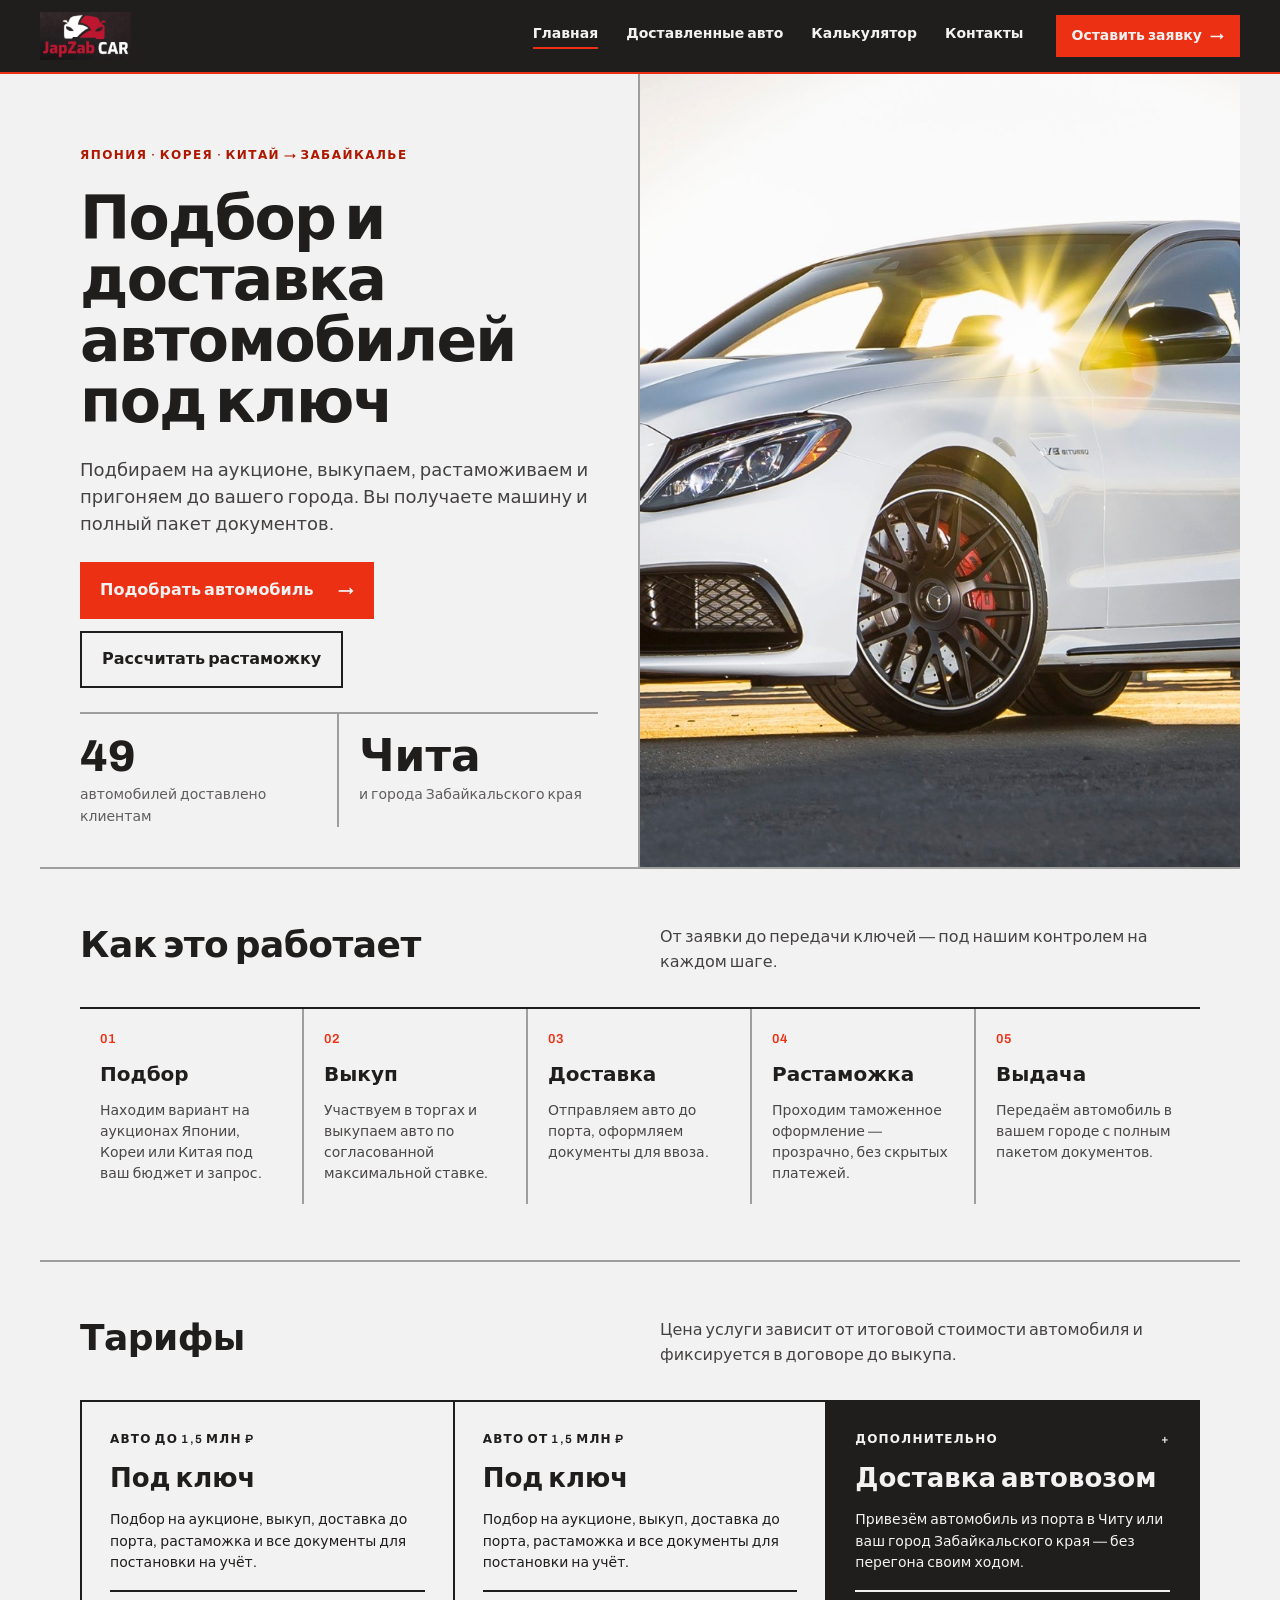
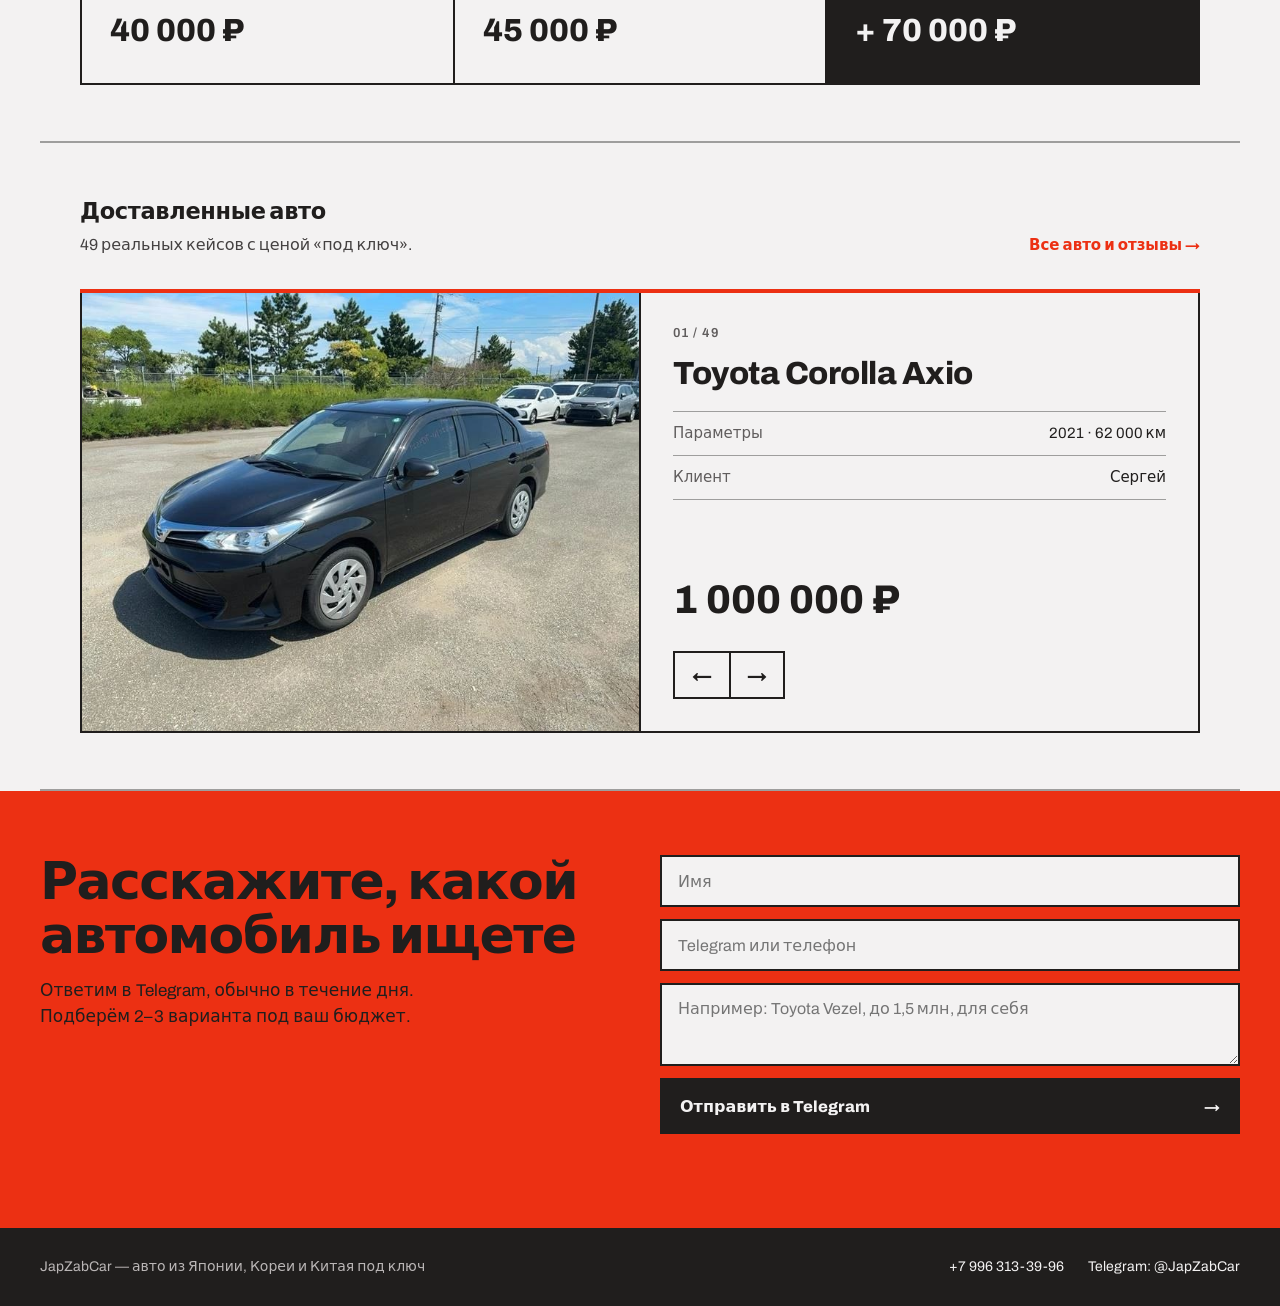
<file: index.html>
<!DOCTYPE html>
<html lang="ru">
<head>
<meta charset="UTF-8">
<script>if ('scrollRestoration' in history) history.scrollRestoration = 'manual';</script>
<meta name="viewport" content="width=device-width, initial-scale=1.0">
<title>JapZabCar — авто из Японии, Кореи, Китая под ключ</title>
<link rel="preconnect" href="https://fonts.googleapis.com"><link href="https://fonts.googleapis.com/css2?family=Archivo:wght@400;600;800&display=swap" rel="stylesheet">
<link rel="icon" href="assets/favicon.png" type="image/png">
<link rel="stylesheet" href="assets/css/style.css">

</head>
<body>
<header class="site">
  <div class="container">
    <a href="index.html" class="logo"><img src="assets/logo.png" alt="JapZabCar"></a>
    <nav class="main"><a href="index.html" class="active">Главная</a><a href="portfolio.html">Доставленные авто</a><a href="calculator.html">Калькулятор</a><a href="contacts.html">Контакты</a></nav>
    <a href="#lead" class="header-cta">Оставить заявку <span>&#8594;</span></a>
    <button type="button" class="burger" id="burgerBtn" aria-label="Меню" aria-expanded="false" aria-controls="mobileMenu">
      <span class="burger-lines"><span></span><span></span><span></span></span>
      <span class="burger-close" aria-hidden="true">&times;</span>
    </button>
  </div>
  <div class="mobile-menu" id="mobileMenu" hidden>
    <nav class="mobile-menu-nav"><a href="index.html" class="mobile-menu-link active"><span class="mobile-menu-link-text">Главная</span></a><a href="portfolio.html" class="mobile-menu-link"><span class="mobile-menu-link-text">Доставленные авто</span><span class="mobile-menu-link-arrow">&#8594;</span></a><a href="calculator.html" class="mobile-menu-link"><span class="mobile-menu-link-text">Калькулятор</span><span class="mobile-menu-link-arrow">&#8594;</span></a><a href="contacts.html" class="mobile-menu-link"><span class="mobile-menu-link-text">Контакты</span><span class="mobile-menu-link-arrow">&#8594;</span></a></nav>
    <div class="mobile-menu-actions">
      <a href="#lead" class="btn btn-primary mobile-menu-cta">Оставить заявку <span>&#8594;</span></a>
      <div class="mobile-menu-contacts">
        <a href="tel:+79963133996">Позвонить</a>
        <a href="https://t.me/JapZabCar">Telegram</a>
      </div>
    </div>
  </div>
</header>

<div class="hero">
  <div class="container">
    <div class="hero-grid">
      <div class="hero-left">
        <div class="hero-kicker" data-hero="">Япония &middot; Корея &middot; Китай &#8594; Забайкалье</div>
        <h1 data-hero="">Подбор и доставка автомобилей под ключ</h1>
        <p class="hero-lead" data-hero="">Подбираем на аукционе, выкупаем, растаможиваем и пригоняем до вашего города. Вы получаете машину и полный пакет документов.</p>
        <div class="cta-row" data-hero="">
          <a href="#lead" class="btn btn-primary">Подобрать автомобиль <span>&#8594;</span></a>
          <a href="calculator.html" class="btn btn-secondary">Рассчитать растаможку</a>
        </div>
        <div class="hero-stats" data-hero="">
          <div class="hero-stat"><div class="hero-stat-num" id="heroCount" data-count="49">49</div><div class="hero-stat-label">автомобилей доставлено клиентам</div></div>
          <div class="hero-stat"><div class="hero-stat-num">Чита</div><div class="hero-stat-label">и города Забайкальского края</div></div>
        </div>
      </div>
      <div class="hero-photo"><img data-kenburns src="assets/photos/hero/mercedes-amg-c63.jpg" alt=""></div>
    </div>
  </div>
</div>

<div class="container">
  <div class="section">
    <div class="section-head" data-reveal="">
      <h2>Как это работает</h2>
      <p>От заявки до передачи ключей — под нашим контролем на каждом шаге.</p>
    </div>
    <div class="steps-grid" data-stagger="">
      <div class="step"><div class="step-num">01</div><div class="step-body"><div class="step-title">Подбор</div><div class="step-text">Находим вариант на аукционах Японии, Кореи или Китая под ваш бюджет и запрос.</div></div></div><div class="step"><div class="step-num">02</div><div class="step-body"><div class="step-title">Выкуп</div><div class="step-text">Участвуем в торгах и выкупаем авто по согласованной максимальной ставке.</div></div></div><div class="step"><div class="step-num">03</div><div class="step-body"><div class="step-title">Доставка</div><div class="step-text">Отправляем авто до порта, оформляем документы для ввоза.</div></div></div><div class="step"><div class="step-num">04</div><div class="step-body"><div class="step-title">Растаможка</div><div class="step-text">Проходим таможенное оформление — прозрачно, без скрытых платежей.</div></div></div><div class="step"><div class="step-num">05</div><div class="step-body"><div class="step-title">Выдача</div><div class="step-text">Передаём автомобиль в вашем городе с полным пакетом документов.</div></div></div>
    </div>
  </div>

  <div class="section">
    <div class="section-head" data-reveal="">
      <h2>Тарифы</h2>
      <p>Цена услуги зависит от итоговой стоимости автомобиля и фиксируется в договоре до выкупа.</p>
    </div>
    <div class="tariffs-grid" data-stagger="">
      <div class="tariff"><div class="tariff-kicker"><span>Авто до 1,5 млн ₽</span><span></span></div><div class="tariff-name">Под ключ</div><div class="tariff-text">Подбор на аукционе, выкуп, доставка до порта, растаможка и все документы для постановки на учёт.</div><div class="tariff-price">40 000 ₽</div></div><div class="tariff"><div class="tariff-kicker"><span>Авто от 1,5 млн ₽</span><span></span></div><div class="tariff-name">Под ключ</div><div class="tariff-text">Подбор на аукционе, выкуп, доставка до порта, растаможка и все документы для постановки на учёт.</div><div class="tariff-price">45 000 ₽</div></div><div class="tariff tariff-dark"><div class="tariff-kicker"><span>Дополнительно</span><span>+</span></div><div class="tariff-name">Доставка автовозом</div><div class="tariff-text">Привезём автомобиль из порта в Читу или ваш город Забайкальского края — без перегона своим ходом.</div><div class="tariff-price">+ 70 000 ₽</div></div>
    </div>
  </div>

  <div class="section">
    <div class="section-head-row" data-reveal="">
      <div><h2>Доставленные авто</h2><p style="font-size:16px;color:var(--color-neutral-800);margin-top:8px">49 реальных кейсов с ценой «под ключ».</p></div>
      <a href="portfolio.html" class="section-link">Все авто и отзывы &#8594;</a>
    </div>
    <div class="carousel-wrap" id="carouselWrap" data-reveal="">
      <div class="carousel-progress"><div class="carousel-progress-bar" id="carouselBar"></div></div>
      <div class="carousel-slide active" data-gallery='["assets/photos/JapZabCar_2446.jpg"]'>
  <div class="slide-photo-col">
    <div class="slide-photo"><img src="assets/photos/JapZabCar_2446.jpg" alt="Toyota Corolla Axio" loading="eager"></div>
    
  </div>
  <div class="slide-info">
    <div class="slide-index">01 / 49</div>
    <h3 class="slide-name">Toyota Corolla Axio</h3>
    <div class="slide-specs">
      <div class="slide-specs-row"><span>Параметры</span><span>2021 · 62 000 км</span></div>
      <div class="slide-specs-row"><span>Клиент</span><span>Сергей</span></div>
    </div>
    <div class="slide-price">1 000 000 ₽</div>
    <div class="slide-nav"><button type="button" class="slide-prev" aria-label="Предыдущий">&#8592;</button><button type="button" class="slide-next" aria-label="Следующий">&#8594;</button></div>
  </div>
</div><div class="carousel-slide" data-gallery='["assets/photos/JapZabCar_2437.jpg"]'>
  <div class="slide-photo-col">
    <div class="slide-photo"><img src="assets/photos/JapZabCar_2437.jpg" alt="Suzuki Jimny" loading="lazy"></div>
    
  </div>
  <div class="slide-info">
    <div class="slide-index">02 / 49</div>
    <h3 class="slide-name">Suzuki Jimny</h3>
    <div class="slide-specs">
      <div class="slide-specs-row"><span>Параметры</span><span>2023 · 9 500 км</span></div>
      <div class="slide-specs-row"><span>Клиент</span><span>г. Хилок</span></div>
    </div>
    <div class="slide-price">1 950 000 ₽</div>
    <div class="slide-nav"><button type="button" class="slide-prev" aria-label="Предыдущий">&#8592;</button><button type="button" class="slide-next" aria-label="Следующий">&#8594;</button></div>
  </div>
</div><div class="carousel-slide" data-gallery='["assets/photos/JapZabCar_2427.jpg"]'>
  <div class="slide-photo-col">
    <div class="slide-photo"><img src="assets/photos/JapZabCar_2427.jpg" alt="Mercedes-Benz GLA" loading="lazy"></div>
    
  </div>
  <div class="slide-info">
    <div class="slide-index">03 / 49</div>
    <h3 class="slide-name">Mercedes-Benz GLA</h3>
    <div class="slide-specs">
      <div class="slide-specs-row"><span>Параметры</span><span>28 000 км · 1600 см³</span></div>
      <div class="slide-specs-row"><span>Клиент</span><span>Нина · г. Чита</span></div>
    </div>
    <div class="slide-price">1 330 000 ₽</div>
    <div class="slide-nav"><button type="button" class="slide-prev" aria-label="Предыдущий">&#8592;</button><button type="button" class="slide-next" aria-label="Следующий">&#8594;</button></div>
  </div>
</div><div class="carousel-slide" data-gallery='["assets/photos/JapZabCar_2404.jpg"]'>
  <div class="slide-photo-col">
    <div class="slide-photo"><img src="assets/photos/JapZabCar_2404.jpg" alt="Suzuki Jimny" loading="lazy"></div>
    
  </div>
  <div class="slide-info">
    <div class="slide-index">04 / 49</div>
    <h3 class="slide-name">Suzuki Jimny</h3>
    <div class="slide-specs">
      <div class="slide-specs-row"><span>Параметры</span><span>2023 · 17 000 км</span></div>
      <div class="slide-specs-row"><span>Клиент</span><span>Александр · г. Чита</span></div>
    </div>
    <div class="slide-price">1 230 000 ₽</div>
    <div class="slide-nav"><button type="button" class="slide-prev" aria-label="Предыдущий">&#8592;</button><button type="button" class="slide-next" aria-label="Следующий">&#8594;</button></div>
  </div>
</div><div class="carousel-slide" data-gallery='["assets/photos/JapZabCar_2398.jpg"]'>
  <div class="slide-photo-col">
    <div class="slide-photo"><img src="assets/photos/JapZabCar_2398.jpg" alt="Toyota Probox" loading="lazy"></div>
    
  </div>
  <div class="slide-info">
    <div class="slide-index">05 / 49</div>
    <h3 class="slide-name">Toyota Probox</h3>
    <div class="slide-specs">
      <div class="slide-specs-row"><span>Параметры</span><span>2023 · 22 000 км</span></div>
      <div class="slide-specs-row"><span>Клиент</span><span>Татьяна · г. Чита</span></div>
    </div>
    <div class="slide-price">1 280 000 ₽</div>
    <div class="slide-nav"><button type="button" class="slide-prev" aria-label="Предыдущий">&#8592;</button><button type="button" class="slide-next" aria-label="Следующий">&#8594;</button></div>
  </div>
</div><div class="carousel-slide" data-gallery='["assets/photos/JapZabCar_2392.jpg"]'>
  <div class="slide-photo-col">
    <div class="slide-photo"><img src="assets/photos/JapZabCar_2392.jpg" alt="Honda Freed Hybrid" loading="lazy"></div>
    
  </div>
  <div class="slide-info">
    <div class="slide-index">06 / 49</div>
    <h3 class="slide-name">Honda Freed Hybrid</h3>
    <div class="slide-specs">
      <div class="slide-specs-row"><span>Параметры</span><span>111 000 км</span></div>
      <div class="slide-specs-row"><span>Клиент</span><span>Юрий · г. Чита</span></div>
    </div>
    <div class="slide-price">830 000 ₽</div>
    <div class="slide-nav"><button type="button" class="slide-prev" aria-label="Предыдущий">&#8592;</button><button type="button" class="slide-next" aria-label="Следующий">&#8594;</button></div>
  </div>
</div><div class="carousel-slide" data-gallery='["assets/photos/JapZabCar_2388.jpg"]'>
  <div class="slide-photo-col">
    <div class="slide-photo"><img src="assets/photos/JapZabCar_2388.jpg" alt="Suzuki Jimny" loading="lazy"></div>
    
  </div>
  <div class="slide-info">
    <div class="slide-index">07 / 49</div>
    <h3 class="slide-name">Suzuki Jimny</h3>
    <div class="slide-specs">
      <div class="slide-specs-row"><span>Параметры</span><span>2018 · 38 000 км</span></div>
      <div class="slide-specs-row"><span>Клиент</span><span>г. Чита</span></div>
    </div>
    <div class="slide-price">1 100 000 ₽</div>
    <div class="slide-nav"><button type="button" class="slide-prev" aria-label="Предыдущий">&#8592;</button><button type="button" class="slide-next" aria-label="Следующий">&#8594;</button></div>
  </div>
</div><div class="carousel-slide" data-gallery='["assets/photos/JapZabCar_2382.jpg"]'>
  <div class="slide-photo-col">
    <div class="slide-photo"><img src="assets/photos/JapZabCar_2382.jpg" alt="Honda Freed Spike" loading="lazy"></div>
    
  </div>
  <div class="slide-info">
    <div class="slide-index">08 / 49</div>
    <h3 class="slide-name">Honda Freed Spike</h3>
    <div class="slide-specs">
      <div class="slide-specs-row"><span>Параметры</span><span>94 000 км</span></div>
      <div class="slide-specs-row"><span>Клиент</span><span>Татьяна · г. Чита</span></div>
    </div>
    <div class="slide-price">850 000 ₽</div>
    <div class="slide-nav"><button type="button" class="slide-prev" aria-label="Предыдущий">&#8592;</button><button type="button" class="slide-next" aria-label="Следующий">&#8594;</button></div>
  </div>
</div><div class="carousel-slide" data-gallery='["assets/photos/JapZabCar_2366.jpg"]'>
  <div class="slide-photo-col">
    <div class="slide-photo"><img src="assets/photos/JapZabCar_2366.jpg" alt="Suzuki Jimny" loading="lazy"></div>
    
  </div>
  <div class="slide-info">
    <div class="slide-index">09 / 49</div>
    <h3 class="slide-name">Suzuki Jimny</h3>
    <div class="slide-specs">
      <div class="slide-specs-row"><span>Параметры</span><span>2018 · 38 000 км</span></div>
      <div class="slide-specs-row"><span>Клиент</span><span>г. Чита</span></div>
    </div>
    <div class="slide-price">1 100 000 ₽</div>
    <div class="slide-nav"><button type="button" class="slide-prev" aria-label="Предыдущий">&#8592;</button><button type="button" class="slide-next" aria-label="Следующий">&#8594;</button></div>
  </div>
</div><div class="carousel-slide" data-gallery='["assets/photos/JapZabCar_2336.jpg"]'>
  <div class="slide-photo-col">
    <div class="slide-photo"><img src="assets/photos/JapZabCar_2336.jpg" alt="Suzuki Jimny" loading="lazy"></div>
    
  </div>
  <div class="slide-info">
    <div class="slide-index">10 / 49</div>
    <h3 class="slide-name">Suzuki Jimny</h3>
    <div class="slide-specs">
      <div class="slide-specs-row"><span>Параметры</span><span>2010 · 65 000 км</span></div>
      <div class="slide-specs-row"><span>Клиент</span><span>Максим · г. Чита</span></div>
    </div>
    <div class="slide-price">700 000 ₽</div>
    <div class="slide-nav"><button type="button" class="slide-prev" aria-label="Предыдущий">&#8592;</button><button type="button" class="slide-next" aria-label="Следующий">&#8594;</button></div>
  </div>
</div><div class="carousel-slide" data-gallery='["assets/photos/JapZabCar_2318.jpg"]'>
  <div class="slide-photo-col">
    <div class="slide-photo"><img src="assets/photos/JapZabCar_2318.jpg" alt="Toyota Passo" loading="lazy"></div>
    
  </div>
  <div class="slide-info">
    <div class="slide-index">11 / 49</div>
    <h3 class="slide-name">Toyota Passo</h3>
    <div class="slide-specs">
      <div class="slide-specs-row"><span>Параметры</span><span>2022 · 4 211 км</span></div>
      <div class="slide-specs-row"><span>Клиент</span><span>Алексей · г. Чита</span></div>
    </div>
    <div class="slide-price">800 000 ₽</div>
    <div class="slide-nav"><button type="button" class="slide-prev" aria-label="Предыдущий">&#8592;</button><button type="button" class="slide-next" aria-label="Следующий">&#8594;</button></div>
  </div>
</div><div class="carousel-slide" data-gallery='["assets/photos/JapZabCar_2289.jpg"]'>
  <div class="slide-photo-col">
    <div class="slide-photo"><img src="assets/photos/JapZabCar_2289.jpg" alt="Suzuki Jimny Sierra" loading="lazy"></div>
    
  </div>
  <div class="slide-info">
    <div class="slide-index">12 / 49</div>
    <h3 class="slide-name">Suzuki Jimny Sierra</h3>
    <div class="slide-specs">
      <div class="slide-specs-row"><span>Параметры</span><span>2020 · 38 000 км</span></div>
      <div class="slide-specs-row"><span>Клиент</span><span>Сергей · г. Могоча</span></div>
    </div>
    <div class="slide-price">1 630 000 ₽</div>
    <div class="slide-nav"><button type="button" class="slide-prev" aria-label="Предыдущий">&#8592;</button><button type="button" class="slide-next" aria-label="Следующий">&#8594;</button></div>
  </div>
</div><div class="carousel-slide" data-gallery='["assets/photos/gallery/JapZabCar_2277_g0.jpg", "assets/photos/gallery/JapZabCar_2277_g1.jpg", "assets/photos/gallery/JapZabCar_2277_g2.jpg", "assets/photos/gallery/JapZabCar_2277_g3.jpg", "assets/photos/gallery/JapZabCar_2277_g4.jpg"]'>
  <div class="slide-photo-col">
    <div class="slide-photo"><img src="assets/photos/gallery/JapZabCar_2277_g0.jpg" alt="Honda WR-V" loading="lazy"><div class="slide-photo-badge">ФОТО 1 / 5</div></div>
    <div class="slide-thumbs"><button type="button" class="slide-thumb active"><img src="assets/photos/gallery/JapZabCar_2277_g0.jpg" alt=""></button><button type="button" class="slide-thumb"><img src="assets/photos/gallery/JapZabCar_2277_g1.jpg" alt=""></button><button type="button" class="slide-thumb"><img src="assets/photos/gallery/JapZabCar_2277_g2.jpg" alt=""></button><button type="button" class="slide-thumb"><img src="assets/photos/gallery/JapZabCar_2277_g3.jpg" alt=""></button><button type="button" class="slide-thumb"><img src="assets/photos/gallery/JapZabCar_2277_g4.jpg" alt=""></button></div>
  </div>
  <div class="slide-info">
    <div class="slide-index">13 / 49</div>
    <h3 class="slide-name">Honda WR-V</h3>
    <div class="slide-specs">
      <div class="slide-specs-row"><span>Параметры</span><span>2024 · 18 000 км</span></div>
      <div class="slide-specs-row"><span>Клиент</span><span>Яна · г. Чита</span></div>
    </div>
    <div class="slide-price">1 780 000 ₽</div>
    <div class="slide-nav"><button type="button" class="slide-prev" aria-label="Предыдущий">&#8592;</button><button type="button" class="slide-next" aria-label="Следующий">&#8594;</button></div>
  </div>
</div><div class="carousel-slide" data-gallery='["assets/photos/gallery/JapZabCar_2267_g0.jpg", "assets/photos/gallery/JapZabCar_2267_g1.jpg", "assets/photos/gallery/JapZabCar_2267_g2.jpg", "assets/photos/gallery/JapZabCar_2267_g3.jpg", "assets/photos/gallery/JapZabCar_2267_g4.jpg", "assets/photos/gallery/JapZabCar_2267_g5.jpg"]'>
  <div class="slide-photo-col">
    <div class="slide-photo"><img src="assets/photos/gallery/JapZabCar_2267_g0.jpg" alt="Volkswagen T-Cross" loading="lazy"><div class="slide-photo-badge">ФОТО 1 / 6</div></div>
    <div class="slide-thumbs"><button type="button" class="slide-thumb active"><img src="assets/photos/gallery/JapZabCar_2267_g0.jpg" alt=""></button><button type="button" class="slide-thumb"><img src="assets/photos/gallery/JapZabCar_2267_g1.jpg" alt=""></button><button type="button" class="slide-thumb"><img src="assets/photos/gallery/JapZabCar_2267_g2.jpg" alt=""></button><button type="button" class="slide-thumb"><img src="assets/photos/gallery/JapZabCar_2267_g3.jpg" alt=""></button><button type="button" class="slide-thumb"><img src="assets/photos/gallery/JapZabCar_2267_g4.jpg" alt=""></button><button type="button" class="slide-thumb"><img src="assets/photos/gallery/JapZabCar_2267_g5.jpg" alt=""></button></div>
  </div>
  <div class="slide-info">
    <div class="slide-index">14 / 49</div>
    <h3 class="slide-name">Volkswagen T-Cross</h3>
    <div class="slide-specs">
      <div class="slide-specs-row"><span>Параметры</span><span>—</span></div>
      <div class="slide-specs-row"><span>Клиент</span><span>Наталья · г. Чита</span></div>
    </div>
    <div class="slide-price">1 180 000 ₽</div>
    <div class="slide-nav"><button type="button" class="slide-prev" aria-label="Предыдущий">&#8592;</button><button type="button" class="slide-next" aria-label="Следующий">&#8594;</button></div>
  </div>
</div><div class="carousel-slide" data-gallery='["assets/photos/gallery/JapZabCar_2260_g0.jpg", "assets/photos/gallery/JapZabCar_2260_g1.jpg", "assets/photos/gallery/JapZabCar_2260_g2.jpg", "assets/photos/gallery/JapZabCar_2260_g3.jpg", "assets/photos/gallery/JapZabCar_2260_g4.jpg", "assets/photos/gallery/JapZabCar_2260_g5.jpg"]'>
  <div class="slide-photo-col">
    <div class="slide-photo"><img src="assets/photos/gallery/JapZabCar_2260_g0.jpg" alt="Honda Freed" loading="lazy"><div class="slide-photo-badge">ФОТО 1 / 6</div></div>
    <div class="slide-thumbs"><button type="button" class="slide-thumb active"><img src="assets/photos/gallery/JapZabCar_2260_g0.jpg" alt=""></button><button type="button" class="slide-thumb"><img src="assets/photos/gallery/JapZabCar_2260_g1.jpg" alt=""></button><button type="button" class="slide-thumb"><img src="assets/photos/gallery/JapZabCar_2260_g2.jpg" alt=""></button><button type="button" class="slide-thumb"><img src="assets/photos/gallery/JapZabCar_2260_g3.jpg" alt=""></button><button type="button" class="slide-thumb"><img src="assets/photos/gallery/JapZabCar_2260_g4.jpg" alt=""></button><button type="button" class="slide-thumb"><img src="assets/photos/gallery/JapZabCar_2260_g5.jpg" alt=""></button></div>
  </div>
  <div class="slide-info">
    <div class="slide-index">15 / 49</div>
    <h3 class="slide-name">Honda Freed</h3>
    <div class="slide-specs">
      <div class="slide-specs-row"><span>Параметры</span><span>105 000 км</span></div>
      <div class="slide-specs-row"><span>Клиент</span><span>Валерий · г. Чита</span></div>
    </div>
    <div class="slide-price">805 000 ₽</div>
    <div class="slide-nav"><button type="button" class="slide-prev" aria-label="Предыдущий">&#8592;</button><button type="button" class="slide-next" aria-label="Следующий">&#8594;</button></div>
  </div>
</div><div class="carousel-slide" data-gallery='["assets/photos/gallery/JapZabCar_2255_g0.jpg", "assets/photos/gallery/JapZabCar_2255_g1.jpg", "assets/photos/gallery/JapZabCar_2255_g2.jpg", "assets/photos/gallery/JapZabCar_2255_g3.jpg", "assets/photos/gallery/JapZabCar_2255_g4.jpg"]'>
  <div class="slide-photo-col">
    <div class="slide-photo"><img src="assets/photos/gallery/JapZabCar_2255_g0.jpg" alt="Honda Freed Hybrid" loading="lazy"><div class="slide-photo-badge">ФОТО 1 / 5</div></div>
    <div class="slide-thumbs"><button type="button" class="slide-thumb active"><img src="assets/photos/gallery/JapZabCar_2255_g0.jpg" alt=""></button><button type="button" class="slide-thumb"><img src="assets/photos/gallery/JapZabCar_2255_g1.jpg" alt=""></button><button type="button" class="slide-thumb"><img src="assets/photos/gallery/JapZabCar_2255_g2.jpg" alt=""></button><button type="button" class="slide-thumb"><img src="assets/photos/gallery/JapZabCar_2255_g3.jpg" alt=""></button><button type="button" class="slide-thumb"><img src="assets/photos/gallery/JapZabCar_2255_g4.jpg" alt=""></button></div>
  </div>
  <div class="slide-info">
    <div class="slide-index">16 / 49</div>
    <h3 class="slide-name">Honda Freed Hybrid</h3>
    <div class="slide-specs">
      <div class="slide-specs-row"><span>Параметры</span><span>78 000 км</span></div>
      <div class="slide-specs-row"><span>Клиент</span><span>Фирдавс · г. Чита</span></div>
    </div>
    <div class="slide-price">830 000 ₽</div>
    <div class="slide-nav"><button type="button" class="slide-prev" aria-label="Предыдущий">&#8592;</button><button type="button" class="slide-next" aria-label="Следующий">&#8594;</button></div>
  </div>
</div><div class="carousel-slide" data-gallery='["assets/photos/JapZabCar_2245.jpg"]'>
  <div class="slide-photo-col">
    <div class="slide-photo"><img src="assets/photos/JapZabCar_2245.jpg" alt="Mercedes-Benz C-Class" loading="lazy"></div>
    
  </div>
  <div class="slide-info">
    <div class="slide-index">17 / 49</div>
    <h3 class="slide-name">Mercedes-Benz C-Class</h3>
    <div class="slide-specs">
      <div class="slide-specs-row"><span>Параметры</span><span>—</span></div>
      <div class="slide-specs-row"><span>Клиент</span><span>Татьяна · г. Чита</span></div>
    </div>
    <div class="slide-price">1 700 000 ₽</div>
    <div class="slide-nav"><button type="button" class="slide-prev" aria-label="Предыдущий">&#8592;</button><button type="button" class="slide-next" aria-label="Следующий">&#8594;</button></div>
  </div>
</div><div class="carousel-slide" data-gallery='["assets/photos/JapZabCar_2217.jpg"]'>
  <div class="slide-photo-col">
    <div class="slide-photo"><img src="assets/photos/JapZabCar_2217.jpg" alt="Toyota Yaris Cross" loading="lazy"></div>
    
  </div>
  <div class="slide-info">
    <div class="slide-index">18 / 49</div>
    <h3 class="slide-name">Toyota Yaris Cross</h3>
    <div class="slide-specs">
      <div class="slide-specs-row"><span>Параметры</span><span>48 000 км</span></div>
      <div class="slide-specs-row"><span>Клиент</span><span>Роман · г. Нерчинск</span></div>
    </div>
    <div class="slide-price">1 385 000 ₽</div>
    <div class="slide-nav"><button type="button" class="slide-prev" aria-label="Предыдущий">&#8592;</button><button type="button" class="slide-next" aria-label="Следующий">&#8594;</button></div>
  </div>
</div><div class="carousel-slide" data-gallery='["assets/photos/gallery/JapZabCar_2203_g0.jpg", "assets/photos/gallery/JapZabCar_2203_g1.jpg", "assets/photos/gallery/JapZabCar_2203_g2.jpg", "assets/photos/gallery/JapZabCar_2203_g3.jpg", "assets/photos/gallery/JapZabCar_2203_g4.jpg", "assets/photos/gallery/JapZabCar_2203_g5.jpg", "assets/photos/gallery/JapZabCar_2203_g6.jpg", "assets/photos/gallery/JapZabCar_2203_g7.jpg", "assets/photos/gallery/JapZabCar_2203_g8.jpg", "assets/photos/gallery/JapZabCar_2203_g9.jpg"]'>
  <div class="slide-photo-col">
    <div class="slide-photo"><img src="assets/photos/gallery/JapZabCar_2203_g0.jpg" alt="Nissan AD" loading="lazy"><div class="slide-photo-badge">ФОТО 1 / 10</div></div>
    <div class="slide-thumbs"><button type="button" class="slide-thumb active"><img src="assets/photos/gallery/JapZabCar_2203_g0.jpg" alt=""></button><button type="button" class="slide-thumb"><img src="assets/photos/gallery/JapZabCar_2203_g1.jpg" alt=""></button><button type="button" class="slide-thumb"><img src="assets/photos/gallery/JapZabCar_2203_g2.jpg" alt=""></button><button type="button" class="slide-thumb"><img src="assets/photos/gallery/JapZabCar_2203_g3.jpg" alt=""></button><button type="button" class="slide-thumb"><img src="assets/photos/gallery/JapZabCar_2203_g4.jpg" alt=""></button><button type="button" class="slide-thumb"><img src="assets/photos/gallery/JapZabCar_2203_g5.jpg" alt=""></button><button type="button" class="slide-thumb"><img src="assets/photos/gallery/JapZabCar_2203_g6.jpg" alt=""></button><button type="button" class="slide-thumb"><img src="assets/photos/gallery/JapZabCar_2203_g7.jpg" alt=""></button><button type="button" class="slide-thumb"><img src="assets/photos/gallery/JapZabCar_2203_g8.jpg" alt=""></button><button type="button" class="slide-thumb"><img src="assets/photos/gallery/JapZabCar_2203_g9.jpg" alt=""></button></div>
  </div>
  <div class="slide-info">
    <div class="slide-index">19 / 49</div>
    <h3 class="slide-name">Nissan AD</h3>
    <div class="slide-specs">
      <div class="slide-specs-row"><span>Параметры</span><span>2007 · 39 000 км</span></div>
      <div class="slide-specs-row"><span>Клиент</span><span>Татьяна · г. Шерлова Гора</span></div>
    </div>
    <div class="slide-price">610 000 ₽</div>
    <div class="slide-nav"><button type="button" class="slide-prev" aria-label="Предыдущий">&#8592;</button><button type="button" class="slide-next" aria-label="Следующий">&#8594;</button></div>
  </div>
</div><div class="carousel-slide" data-gallery='["assets/photos/gallery/JapZabCar_2193_g0.jpg", "assets/photos/gallery/JapZabCar_2193_g1.jpg", "assets/photos/gallery/JapZabCar_2193_g2.jpg", "assets/photos/gallery/JapZabCar_2193_g3.jpg", "assets/photos/gallery/JapZabCar_2193_g4.jpg", "assets/photos/gallery/JapZabCar_2193_g5.jpg", "assets/photos/gallery/JapZabCar_2193_g6.jpg", "assets/photos/gallery/JapZabCar_2193_g7.jpg", "assets/photos/gallery/JapZabCar_2193_g8.jpg"]'>
  <div class="slide-photo-col">
    <div class="slide-photo"><img src="assets/photos/gallery/JapZabCar_2193_g0.jpg" alt="Mitsubishi Eclipse Cross" loading="lazy"><div class="slide-photo-badge">ФОТО 1 / 9</div></div>
    <div class="slide-thumbs"><button type="button" class="slide-thumb active"><img src="assets/photos/gallery/JapZabCar_2193_g0.jpg" alt=""></button><button type="button" class="slide-thumb"><img src="assets/photos/gallery/JapZabCar_2193_g1.jpg" alt=""></button><button type="button" class="slide-thumb"><img src="assets/photos/gallery/JapZabCar_2193_g2.jpg" alt=""></button><button type="button" class="slide-thumb"><img src="assets/photos/gallery/JapZabCar_2193_g3.jpg" alt=""></button><button type="button" class="slide-thumb"><img src="assets/photos/gallery/JapZabCar_2193_g4.jpg" alt=""></button><button type="button" class="slide-thumb"><img src="assets/photos/gallery/JapZabCar_2193_g5.jpg" alt=""></button><button type="button" class="slide-thumb"><img src="assets/photos/gallery/JapZabCar_2193_g6.jpg" alt=""></button><button type="button" class="slide-thumb"><img src="assets/photos/gallery/JapZabCar_2193_g7.jpg" alt=""></button><button type="button" class="slide-thumb"><img src="assets/photos/gallery/JapZabCar_2193_g8.jpg" alt=""></button></div>
  </div>
  <div class="slide-info">
    <div class="slide-index">20 / 49</div>
    <h3 class="slide-name">Mitsubishi Eclipse Cross</h3>
    <div class="slide-specs">
      <div class="slide-specs-row"><span>Параметры</span><span>2018 · 41 000 км</span></div>
      <div class="slide-specs-row"><span>Клиент</span><span>Олег · г. Курорт-Дарасун</span></div>
    </div>
    <div class="slide-price">2 083 000 ₽</div>
    <div class="slide-nav"><button type="button" class="slide-prev" aria-label="Предыдущий">&#8592;</button><button type="button" class="slide-next" aria-label="Следующий">&#8594;</button></div>
  </div>
</div><div class="carousel-slide" data-gallery='["assets/photos/JapZabCar_2186.jpg"]'>
  <div class="slide-photo-col">
    <div class="slide-photo"><img src="assets/photos/JapZabCar_2186.jpg" alt="Toyota Corolla Fielder" loading="lazy"></div>
    
  </div>
  <div class="slide-info">
    <div class="slide-index">21 / 49</div>
    <h3 class="slide-name">Toyota Corolla Fielder</h3>
    <div class="slide-specs">
      <div class="slide-specs-row"><span>Параметры</span><span>82 000 км</span></div>
      <div class="slide-specs-row"><span>Клиент</span><span>—</span></div>
    </div>
    <div class="slide-price">805 000 ₽</div>
    <div class="slide-nav"><button type="button" class="slide-prev" aria-label="Предыдущий">&#8592;</button><button type="button" class="slide-next" aria-label="Следующий">&#8594;</button></div>
  </div>
</div><div class="carousel-slide" data-gallery='["assets/photos/gallery/JapZabCar_2146_g0.jpg", "assets/photos/gallery/JapZabCar_2146_g1.jpg", "assets/photos/gallery/JapZabCar_2146_g2.jpg", "assets/photos/gallery/JapZabCar_2146_g3.jpg", "assets/photos/gallery/JapZabCar_2146_g4.jpg", "assets/photos/gallery/JapZabCar_2146_g5.jpg", "assets/photos/gallery/JapZabCar_2146_g6.jpg", "assets/photos/gallery/JapZabCar_2146_g7.jpg", "assets/photos/gallery/JapZabCar_2146_g8.jpg"]'>
  <div class="slide-photo-col">
    <div class="slide-photo"><img src="assets/photos/gallery/JapZabCar_2146_g0.jpg" alt="Suzuki Jimny Sierra" loading="lazy"><div class="slide-photo-badge">ФОТО 1 / 9</div></div>
    <div class="slide-thumbs"><button type="button" class="slide-thumb active"><img src="assets/photos/gallery/JapZabCar_2146_g0.jpg" alt=""></button><button type="button" class="slide-thumb"><img src="assets/photos/gallery/JapZabCar_2146_g1.jpg" alt=""></button><button type="button" class="slide-thumb"><img src="assets/photos/gallery/JapZabCar_2146_g2.jpg" alt=""></button><button type="button" class="slide-thumb"><img src="assets/photos/gallery/JapZabCar_2146_g3.jpg" alt=""></button><button type="button" class="slide-thumb"><img src="assets/photos/gallery/JapZabCar_2146_g4.jpg" alt=""></button><button type="button" class="slide-thumb"><img src="assets/photos/gallery/JapZabCar_2146_g5.jpg" alt=""></button><button type="button" class="slide-thumb"><img src="assets/photos/gallery/JapZabCar_2146_g6.jpg" alt=""></button><button type="button" class="slide-thumb"><img src="assets/photos/gallery/JapZabCar_2146_g7.jpg" alt=""></button><button type="button" class="slide-thumb"><img src="assets/photos/gallery/JapZabCar_2146_g8.jpg" alt=""></button></div>
  </div>
  <div class="slide-info">
    <div class="slide-index">22 / 49</div>
    <h3 class="slide-name">Suzuki Jimny Sierra</h3>
    <div class="slide-specs">
      <div class="slide-specs-row"><span>Параметры</span><span>2023 · 26 000 км</span></div>
      <div class="slide-specs-row"><span>Клиент</span><span>Виталий · г. Чита</span></div>
    </div>
    <div class="slide-price">1 668 000 ₽</div>
    <div class="slide-nav"><button type="button" class="slide-prev" aria-label="Предыдущий">&#8592;</button><button type="button" class="slide-next" aria-label="Следующий">&#8594;</button></div>
  </div>
</div><div class="carousel-slide" data-gallery='["assets/photos/gallery/JapZabCar_2138_g0.jpg", "assets/photos/gallery/JapZabCar_2138_g1.jpg", "assets/photos/gallery/JapZabCar_2138_g2.jpg", "assets/photos/gallery/JapZabCar_2138_g3.jpg", "assets/photos/gallery/JapZabCar_2138_g4.jpg", "assets/photos/gallery/JapZabCar_2138_g5.jpg", "assets/photos/gallery/JapZabCar_2138_g6.jpg"]'>
  <div class="slide-photo-col">
    <div class="slide-photo"><img src="assets/photos/gallery/JapZabCar_2138_g0.jpg" alt="Honda Vezel" loading="lazy"><div class="slide-photo-badge">ФОТО 1 / 7</div></div>
    <div class="slide-thumbs"><button type="button" class="slide-thumb active"><img src="assets/photos/gallery/JapZabCar_2138_g0.jpg" alt=""></button><button type="button" class="slide-thumb"><img src="assets/photos/gallery/JapZabCar_2138_g1.jpg" alt=""></button><button type="button" class="slide-thumb"><img src="assets/photos/gallery/JapZabCar_2138_g2.jpg" alt=""></button><button type="button" class="slide-thumb"><img src="assets/photos/gallery/JapZabCar_2138_g3.jpg" alt=""></button><button type="button" class="slide-thumb"><img src="assets/photos/gallery/JapZabCar_2138_g4.jpg" alt=""></button><button type="button" class="slide-thumb"><img src="assets/photos/gallery/JapZabCar_2138_g5.jpg" alt=""></button><button type="button" class="slide-thumb"><img src="assets/photos/gallery/JapZabCar_2138_g6.jpg" alt=""></button></div>
  </div>
  <div class="slide-info">
    <div class="slide-index">23 / 49</div>
    <h3 class="slide-name">Honda Vezel</h3>
    <div class="slide-specs">
      <div class="slide-specs-row"><span>Параметры</span><span>2022 · 65 000 км</span></div>
      <div class="slide-specs-row"><span>Клиент</span><span>Мария · г. Чита</span></div>
    </div>
    <div class="slide-price">1 720 000 ₽</div>
    <div class="slide-nav"><button type="button" class="slide-prev" aria-label="Предыдущий">&#8592;</button><button type="button" class="slide-next" aria-label="Следующий">&#8594;</button></div>
  </div>
</div><div class="carousel-slide" data-gallery='["assets/photos/JapZabCar_2097.jpg"]'>
  <div class="slide-photo-col">
    <div class="slide-photo"><img src="assets/photos/JapZabCar_2097.jpg" alt="Toyota Passo" loading="lazy"></div>
    
  </div>
  <div class="slide-info">
    <div class="slide-index">24 / 49</div>
    <h3 class="slide-name">Toyota Passo</h3>
    <div class="slide-specs">
      <div class="slide-specs-row"><span>Параметры</span><span>2013 · 115 000 км</span></div>
      <div class="slide-specs-row"><span>Клиент</span><span>Василий · г. Чита</span></div>
    </div>
    <div class="slide-price">490 000 ₽</div>
    <div class="slide-nav"><button type="button" class="slide-prev" aria-label="Предыдущий">&#8592;</button><button type="button" class="slide-next" aria-label="Следующий">&#8594;</button></div>
  </div>
</div><div class="carousel-slide" data-gallery='["assets/photos/JapZabCar_2056.jpg"]'>
  <div class="slide-photo-col">
    <div class="slide-photo"><img src="assets/photos/JapZabCar_2056.jpg" alt="Toyota Yaris" loading="lazy"></div>
    
  </div>
  <div class="slide-info">
    <div class="slide-index">25 / 49</div>
    <h3 class="slide-name">Toyota Yaris</h3>
    <div class="slide-specs">
      <div class="slide-specs-row"><span>Параметры</span><span>2021 · 10 000 км</span></div>
      <div class="slide-specs-row"><span>Клиент</span><span>Надежда</span></div>
    </div>
    <div class="slide-price">890 000 ₽</div>
    <div class="slide-nav"><button type="button" class="slide-prev" aria-label="Предыдущий">&#8592;</button><button type="button" class="slide-next" aria-label="Следующий">&#8594;</button></div>
  </div>
</div><div class="carousel-slide" data-gallery='["assets/photos/JapZabCar_2048.jpg"]'>
  <div class="slide-photo-col">
    <div class="slide-photo"><img src="assets/photos/JapZabCar_2048.jpg" alt="Suzuki Jimny" loading="lazy"></div>
    
  </div>
  <div class="slide-info">
    <div class="slide-index">26 / 49</div>
    <h3 class="slide-name">Suzuki Jimny</h3>
    <div class="slide-specs">
      <div class="slide-specs-row"><span>Параметры</span><span>2007 · 115 000 км</span></div>
      <div class="slide-specs-row"><span>Клиент</span><span>Фёдор</span></div>
    </div>
    <div class="slide-price">530 000 ₽</div>
    <div class="slide-nav"><button type="button" class="slide-prev" aria-label="Предыдущий">&#8592;</button><button type="button" class="slide-next" aria-label="Следующий">&#8594;</button></div>
  </div>
</div><div class="carousel-slide" data-gallery='["assets/photos/JapZabCar_2029.jpg"]'>
  <div class="slide-photo-col">
    <div class="slide-photo"><img src="assets/photos/JapZabCar_2029.jpg" alt="Honda Freed Hybrid" loading="lazy"></div>
    
  </div>
  <div class="slide-info">
    <div class="slide-index">27 / 49</div>
    <h3 class="slide-name">Honda Freed Hybrid</h3>
    <div class="slide-specs">
      <div class="slide-specs-row"><span>Параметры</span><span>2013 · 88 000 км</span></div>
      <div class="slide-specs-row"><span>Клиент</span><span>Мурод · г. Чита</span></div>
    </div>
    <div class="slide-price">781 000 ₽</div>
    <div class="slide-nav"><button type="button" class="slide-prev" aria-label="Предыдущий">&#8592;</button><button type="button" class="slide-next" aria-label="Следующий">&#8594;</button></div>
  </div>
</div><div class="carousel-slide" data-gallery='["assets/photos/JapZabCar_1983.jpg"]'>
  <div class="slide-photo-col">
    <div class="slide-photo"><img src="assets/photos/JapZabCar_1983.jpg" alt="Toyota Probox" loading="lazy"></div>
    
  </div>
  <div class="slide-info">
    <div class="slide-index">28 / 49</div>
    <h3 class="slide-name">Toyota Probox</h3>
    <div class="slide-specs">
      <div class="slide-specs-row"><span>Параметры</span><span>2023 · 46 000 км</span></div>
      <div class="slide-specs-row"><span>Клиент</span><span>Татьяна · г. Чита</span></div>
    </div>
    <div class="slide-price">1 300 000 ₽</div>
    <div class="slide-nav"><button type="button" class="slide-prev" aria-label="Предыдущий">&#8592;</button><button type="button" class="slide-next" aria-label="Следующий">&#8594;</button></div>
  </div>
</div><div class="carousel-slide" data-gallery='["assets/photos/JapZabCar_1885.jpg"]'>
  <div class="slide-photo-col">
    <div class="slide-photo"><img src="assets/photos/JapZabCar_1885.jpg" alt="Mitsubishi Pajero Mini" loading="lazy"></div>
    
  </div>
  <div class="slide-info">
    <div class="slide-index">29 / 49</div>
    <h3 class="slide-name">Mitsubishi Pajero Mini</h3>
    <div class="slide-specs">
      <div class="slide-specs-row"><span>Параметры</span><span>2011 · 85 000 км</span></div>
      <div class="slide-specs-row"><span>Клиент</span><span>Павел · г. Чита</span></div>
    </div>
    <div class="slide-price">495 000 ₽</div>
    <div class="slide-nav"><button type="button" class="slide-prev" aria-label="Предыдущий">&#8592;</button><button type="button" class="slide-next" aria-label="Следующий">&#8594;</button></div>
  </div>
</div><div class="carousel-slide" data-gallery='["assets/photos/gallery/JapZabCar_1876_g0.jpg", "assets/photos/gallery/JapZabCar_1876_g1.jpg", "assets/photos/gallery/JapZabCar_1876_g2.jpg", "assets/photos/gallery/JapZabCar_1876_g3.jpg", "assets/photos/gallery/JapZabCar_1876_g4.jpg", "assets/photos/gallery/JapZabCar_1876_g5.jpg", "assets/photos/gallery/JapZabCar_1876_g6.jpg"]'>
  <div class="slide-photo-col">
    <div class="slide-photo"><img src="assets/photos/gallery/JapZabCar_1876_g0.jpg" alt="Toyota Yaris Cross" loading="lazy"><div class="slide-photo-badge">ФОТО 1 / 7</div></div>
    <div class="slide-thumbs"><button type="button" class="slide-thumb active"><img src="assets/photos/gallery/JapZabCar_1876_g0.jpg" alt=""></button><button type="button" class="slide-thumb"><img src="assets/photos/gallery/JapZabCar_1876_g1.jpg" alt=""></button><button type="button" class="slide-thumb"><img src="assets/photos/gallery/JapZabCar_1876_g2.jpg" alt=""></button><button type="button" class="slide-thumb"><img src="assets/photos/gallery/JapZabCar_1876_g3.jpg" alt=""></button><button type="button" class="slide-thumb"><img src="assets/photos/gallery/JapZabCar_1876_g4.jpg" alt=""></button><button type="button" class="slide-thumb"><img src="assets/photos/gallery/JapZabCar_1876_g5.jpg" alt=""></button><button type="button" class="slide-thumb"><img src="assets/photos/gallery/JapZabCar_1876_g6.jpg" alt=""></button></div>
  </div>
  <div class="slide-info">
    <div class="slide-index">30 / 49</div>
    <h3 class="slide-name">Toyota Yaris Cross</h3>
    <div class="slide-specs">
      <div class="slide-specs-row"><span>Параметры</span><span>43 000 км</span></div>
      <div class="slide-specs-row"><span>Клиент</span><span>Виталий · г. Чита</span></div>
    </div>
    <div class="slide-price">1 560 000 ₽</div>
    <div class="slide-nav"><button type="button" class="slide-prev" aria-label="Предыдущий">&#8592;</button><button type="button" class="slide-next" aria-label="Следующий">&#8594;</button></div>
  </div>
</div><div class="carousel-slide" data-gallery='["assets/photos/gallery/JapZabCar_1829_g0.jpg", "assets/photos/gallery/JapZabCar_1829_g1.jpg", "assets/photos/gallery/JapZabCar_1829_g2.jpg", "assets/photos/gallery/JapZabCar_1829_g3.jpg", "assets/photos/gallery/JapZabCar_1829_g4.jpg"]'>
  <div class="slide-photo-col">
    <div class="slide-photo"><img src="assets/photos/gallery/JapZabCar_1829_g0.jpg" alt="Suzuki Jimny" loading="lazy"><div class="slide-photo-badge">ФОТО 1 / 5</div></div>
    <div class="slide-thumbs"><button type="button" class="slide-thumb active"><img src="assets/photos/gallery/JapZabCar_1829_g0.jpg" alt=""></button><button type="button" class="slide-thumb"><img src="assets/photos/gallery/JapZabCar_1829_g1.jpg" alt=""></button><button type="button" class="slide-thumb"><img src="assets/photos/gallery/JapZabCar_1829_g2.jpg" alt=""></button><button type="button" class="slide-thumb"><img src="assets/photos/gallery/JapZabCar_1829_g3.jpg" alt=""></button><button type="button" class="slide-thumb"><img src="assets/photos/gallery/JapZabCar_1829_g4.jpg" alt=""></button></div>
  </div>
  <div class="slide-info">
    <div class="slide-index">31 / 49</div>
    <h3 class="slide-name">Suzuki Jimny</h3>
    <div class="slide-specs">
      <div class="slide-specs-row"><span>Параметры</span><span>2007 · 186 000 км</span></div>
      <div class="slide-specs-row"><span>Клиент</span><span>Александр</span></div>
    </div>
    <div class="slide-price">400 000 ₽</div>
    <div class="slide-nav"><button type="button" class="slide-prev" aria-label="Предыдущий">&#8592;</button><button type="button" class="slide-next" aria-label="Следующий">&#8594;</button></div>
  </div>
</div><div class="carousel-slide" data-gallery='["assets/photos/JapZabCar_1792.jpg"]'>
  <div class="slide-photo-col">
    <div class="slide-photo"><img src="assets/photos/JapZabCar_1792.jpg" alt="Honda Vezel" loading="lazy"></div>
    
  </div>
  <div class="slide-info">
    <div class="slide-index">32 / 49</div>
    <h3 class="slide-name">Honda Vezel</h3>
    <div class="slide-specs">
      <div class="slide-specs-row"><span>Параметры</span><span>75 000 км · 1500 см³</span></div>
      <div class="slide-specs-row"><span>Клиент</span><span>Анастасия</span></div>
    </div>
    <div class="slide-price">1 200 000 ₽</div>
    <div class="slide-nav"><button type="button" class="slide-prev" aria-label="Предыдущий">&#8592;</button><button type="button" class="slide-next" aria-label="Следующий">&#8594;</button></div>
  </div>
</div><div class="carousel-slide" data-gallery='["assets/photos/JapZabCar_1782.jpg"]'>
  <div class="slide-photo-col">
    <div class="slide-photo"><img src="assets/photos/JapZabCar_1782.jpg" alt="Honda Freed" loading="lazy"></div>
    
  </div>
  <div class="slide-info">
    <div class="slide-index">33 / 49</div>
    <h3 class="slide-name">Honda Freed</h3>
    <div class="slide-specs">
      <div class="slide-specs-row"><span>Параметры</span><span>2012 · 75 000 км · 1500 см³</span></div>
      <div class="slide-specs-row"><span>Клиент</span><span>Николай</span></div>
    </div>
    <div class="slide-price">790 000 ₽</div>
    <div class="slide-nav"><button type="button" class="slide-prev" aria-label="Предыдущий">&#8592;</button><button type="button" class="slide-next" aria-label="Следующий">&#8594;</button></div>
  </div>
</div><div class="carousel-slide" data-gallery='["assets/photos/JapZabCar_1753.jpg"]'>
  <div class="slide-photo-col">
    <div class="slide-photo"><img src="assets/photos/JapZabCar_1753.jpg" alt="Toyota Yaris" loading="lazy"></div>
    
  </div>
  <div class="slide-info">
    <div class="slide-index">34 / 49</div>
    <h3 class="slide-name">Toyota Yaris</h3>
    <div class="slide-specs">
      <div class="slide-specs-row"><span>Параметры</span><span>39 000 км · 1500 см³</span></div>
      <div class="slide-specs-row"><span>Клиент</span><span>Марина · г. Чита</span></div>
    </div>
    <div class="slide-price">1 145 000 ₽</div>
    <div class="slide-nav"><button type="button" class="slide-prev" aria-label="Предыдущий">&#8592;</button><button type="button" class="slide-next" aria-label="Следующий">&#8594;</button></div>
  </div>
</div><div class="carousel-slide" data-gallery='["assets/photos/JapZabCar_1741.jpg"]'>
  <div class="slide-photo-col">
    <div class="slide-photo"><img src="assets/photos/JapZabCar_1741.jpg" alt="Mazda CX-3" loading="lazy"></div>
    
  </div>
  <div class="slide-info">
    <div class="slide-index">35 / 49</div>
    <h3 class="slide-name">Mazda CX-3</h3>
    <div class="slide-specs">
      <div class="slide-specs-row"><span>Параметры</span><span>4 287 км</span></div>
      <div class="slide-specs-row"><span>Клиент</span><span>г. Чита</span></div>
    </div>
    <div class="slide-price">1 482 000 ₽</div>
    <div class="slide-nav"><button type="button" class="slide-prev" aria-label="Предыдущий">&#8592;</button><button type="button" class="slide-next" aria-label="Следующий">&#8594;</button></div>
  </div>
</div><div class="carousel-slide" data-gallery='["assets/photos/gallery/JapZabCar_1723_g0.jpg", "assets/photos/gallery/JapZabCar_1723_g1.jpg", "assets/photos/gallery/JapZabCar_1723_g2.jpg", "assets/photos/gallery/JapZabCar_1723_g3.jpg", "assets/photos/gallery/JapZabCar_1723_g4.jpg", "assets/photos/gallery/JapZabCar_1723_g5.jpg", "assets/photos/gallery/JapZabCar_1723_g6.jpg", "assets/photos/gallery/JapZabCar_1723_g7.jpg", "assets/photos/gallery/JapZabCar_1723_g8.jpg", "assets/photos/gallery/JapZabCar_1723_g9.jpg"]'>
  <div class="slide-photo-col">
    <div class="slide-photo"><img src="assets/photos/gallery/JapZabCar_1723_g0.jpg" alt="Honda Fit" loading="lazy"><div class="slide-photo-badge">ФОТО 1 / 10</div></div>
    <div class="slide-thumbs"><button type="button" class="slide-thumb active"><img src="assets/photos/gallery/JapZabCar_1723_g0.jpg" alt=""></button><button type="button" class="slide-thumb"><img src="assets/photos/gallery/JapZabCar_1723_g1.jpg" alt=""></button><button type="button" class="slide-thumb"><img src="assets/photos/gallery/JapZabCar_1723_g2.jpg" alt=""></button><button type="button" class="slide-thumb"><img src="assets/photos/gallery/JapZabCar_1723_g3.jpg" alt=""></button><button type="button" class="slide-thumb"><img src="assets/photos/gallery/JapZabCar_1723_g4.jpg" alt=""></button><button type="button" class="slide-thumb"><img src="assets/photos/gallery/JapZabCar_1723_g5.jpg" alt=""></button><button type="button" class="slide-thumb"><img src="assets/photos/gallery/JapZabCar_1723_g6.jpg" alt=""></button><button type="button" class="slide-thumb"><img src="assets/photos/gallery/JapZabCar_1723_g7.jpg" alt=""></button><button type="button" class="slide-thumb"><img src="assets/photos/gallery/JapZabCar_1723_g8.jpg" alt=""></button><button type="button" class="slide-thumb"><img src="assets/photos/gallery/JapZabCar_1723_g9.jpg" alt=""></button></div>
  </div>
  <div class="slide-info">
    <div class="slide-index">36 / 49</div>
    <h3 class="slide-name">Honda Fit</h3>
    <div class="slide-specs">
      <div class="slide-specs-row"><span>Параметры</span><span>79 000 км · 1300 см³</span></div>
      <div class="slide-specs-row"><span>Клиент</span><span>Андрей · г. Могоча</span></div>
    </div>
    <div class="slide-price">785 000 ₽</div>
    <div class="slide-nav"><button type="button" class="slide-prev" aria-label="Предыдущий">&#8592;</button><button type="button" class="slide-next" aria-label="Следующий">&#8594;</button></div>
  </div>
</div><div class="carousel-slide" data-gallery='["assets/photos/gallery/JapZabCar_1714_g0.jpg", "assets/photos/gallery/JapZabCar_1714_g1.jpg", "assets/photos/gallery/JapZabCar_1714_g2.jpg", "assets/photos/gallery/JapZabCar_1714_g3.jpg", "assets/photos/gallery/JapZabCar_1714_g4.jpg", "assets/photos/gallery/JapZabCar_1714_g5.jpg", "assets/photos/gallery/JapZabCar_1714_g6.jpg", "assets/photos/gallery/JapZabCar_1714_g7.jpg"]'>
  <div class="slide-photo-col">
    <div class="slide-photo"><img src="assets/photos/gallery/JapZabCar_1714_g0.jpg" alt="Honda Fit" loading="lazy"><div class="slide-photo-badge">ФОТО 1 / 8</div></div>
    <div class="slide-thumbs"><button type="button" class="slide-thumb active"><img src="assets/photos/gallery/JapZabCar_1714_g0.jpg" alt=""></button><button type="button" class="slide-thumb"><img src="assets/photos/gallery/JapZabCar_1714_g1.jpg" alt=""></button><button type="button" class="slide-thumb"><img src="assets/photos/gallery/JapZabCar_1714_g2.jpg" alt=""></button><button type="button" class="slide-thumb"><img src="assets/photos/gallery/JapZabCar_1714_g3.jpg" alt=""></button><button type="button" class="slide-thumb"><img src="assets/photos/gallery/JapZabCar_1714_g4.jpg" alt=""></button><button type="button" class="slide-thumb"><img src="assets/photos/gallery/JapZabCar_1714_g5.jpg" alt=""></button><button type="button" class="slide-thumb"><img src="assets/photos/gallery/JapZabCar_1714_g6.jpg" alt=""></button><button type="button" class="slide-thumb"><img src="assets/photos/gallery/JapZabCar_1714_g7.jpg" alt=""></button></div>
  </div>
  <div class="slide-info">
    <div class="slide-index">37 / 49</div>
    <h3 class="slide-name">Honda Fit</h3>
    <div class="slide-specs">
      <div class="slide-specs-row"><span>Параметры</span><span>43 500 км · 1300 см³</span></div>
      <div class="slide-specs-row"><span>Клиент</span><span>Антон · г. Курорт-Дарасун</span></div>
    </div>
    <div class="slide-price">860 000 ₽</div>
    <div class="slide-nav"><button type="button" class="slide-prev" aria-label="Предыдущий">&#8592;</button><button type="button" class="slide-next" aria-label="Следующий">&#8594;</button></div>
  </div>
</div><div class="carousel-slide" data-gallery='["assets/photos/JapZabCar_1630.jpg"]'>
  <div class="slide-photo-col">
    <div class="slide-photo"><img src="assets/photos/JapZabCar_1630.jpg" alt="Honda Vezel" loading="lazy"></div>
    
  </div>
  <div class="slide-info">
    <div class="slide-index">38 / 49</div>
    <h3 class="slide-name">Honda Vezel</h3>
    <div class="slide-specs">
      <div class="slide-specs-row"><span>Параметры</span><span>123 000 км · 1500 см³</span></div>
      <div class="slide-specs-row"><span>Клиент</span><span>Игорь</span></div>
    </div>
    <div class="slide-price">1 200 000 ₽</div>
    <div class="slide-nav"><button type="button" class="slide-prev" aria-label="Предыдущий">&#8592;</button><button type="button" class="slide-next" aria-label="Следующий">&#8594;</button></div>
  </div>
</div><div class="carousel-slide" data-gallery='["assets/photos/JapZabCar_1588.jpg"]'>
  <div class="slide-photo-col">
    <div class="slide-photo"><img src="assets/photos/JapZabCar_1588.jpg" alt="Toyota Passo" loading="lazy"></div>
    
  </div>
  <div class="slide-info">
    <div class="slide-index">39 / 49</div>
    <h3 class="slide-name">Toyota Passo</h3>
    <div class="slide-specs">
      <div class="slide-specs-row"><span>Параметры</span><span>2014 · 96 000 км · 1000 см³</span></div>
      <div class="slide-specs-row"><span>Клиент</span><span>Олеся</span></div>
    </div>
    <div class="slide-price">565 000 ₽</div>
    <div class="slide-nav"><button type="button" class="slide-prev" aria-label="Предыдущий">&#8592;</button><button type="button" class="slide-next" aria-label="Следующий">&#8594;</button></div>
  </div>
</div><div class="carousel-slide" data-gallery='["assets/photos/gallery/JapZabCar_1548_g0.jpg", "assets/photos/gallery/JapZabCar_1548_g1.jpg", "assets/photos/gallery/JapZabCar_1548_g2.jpg", "assets/photos/gallery/JapZabCar_1548_g3.jpg", "assets/photos/gallery/JapZabCar_1548_g4.jpg", "assets/photos/gallery/JapZabCar_1548_g5.jpg"]'>
  <div class="slide-photo-col">
    <div class="slide-photo"><img src="assets/photos/gallery/JapZabCar_1548_g0.jpg" alt="Suzuki Jimny" loading="lazy"><div class="slide-photo-badge">ФОТО 1 / 6</div></div>
    <div class="slide-thumbs"><button type="button" class="slide-thumb active"><img src="assets/photos/gallery/JapZabCar_1548_g0.jpg" alt=""></button><button type="button" class="slide-thumb"><img src="assets/photos/gallery/JapZabCar_1548_g1.jpg" alt=""></button><button type="button" class="slide-thumb"><img src="assets/photos/gallery/JapZabCar_1548_g2.jpg" alt=""></button><button type="button" class="slide-thumb"><img src="assets/photos/gallery/JapZabCar_1548_g3.jpg" alt=""></button><button type="button" class="slide-thumb"><img src="assets/photos/gallery/JapZabCar_1548_g4.jpg" alt=""></button><button type="button" class="slide-thumb"><img src="assets/photos/gallery/JapZabCar_1548_g5.jpg" alt=""></button></div>
  </div>
  <div class="slide-info">
    <div class="slide-index">40 / 49</div>
    <h3 class="slide-name">Suzuki Jimny</h3>
    <div class="slide-specs">
      <div class="slide-specs-row"><span>Параметры</span><span>16 000 км · 700 см³</span></div>
      <div class="slide-specs-row"><span>Клиент</span><span>Алексей</span></div>
    </div>
    <div class="slide-price">1 140 000 ₽</div>
    <div class="slide-nav"><button type="button" class="slide-prev" aria-label="Предыдущий">&#8592;</button><button type="button" class="slide-next" aria-label="Следующий">&#8594;</button></div>
  </div>
</div><div class="carousel-slide" data-gallery='["assets/photos/JapZabCar_1480.jpg"]'>
  <div class="slide-photo-col">
    <div class="slide-photo"><img src="assets/photos/JapZabCar_1480.jpg" alt="Honda Stream" loading="lazy"></div>
    
  </div>
  <div class="slide-info">
    <div class="slide-index">41 / 49</div>
    <h3 class="slide-name">Honda Stream</h3>
    <div class="slide-specs">
      <div class="slide-specs-row"><span>Параметры</span><span>62 000 км · 1800 см³</span></div>
      <div class="slide-specs-row"><span>Клиент</span><span>Михаил</span></div>
    </div>
    <div class="slide-price">800 000 ₽</div>
    <div class="slide-nav"><button type="button" class="slide-prev" aria-label="Предыдущий">&#8592;</button><button type="button" class="slide-next" aria-label="Следующий">&#8594;</button></div>
  </div>
</div><div class="carousel-slide" data-gallery='["assets/photos/JapZabCar_1189.jpg"]'>
  <div class="slide-photo-col">
    <div class="slide-photo"><img src="assets/photos/JapZabCar_1189.jpg" alt="Mercedes-Benz CLA" loading="lazy"></div>
    
  </div>
  <div class="slide-info">
    <div class="slide-index">42 / 49</div>
    <h3 class="slide-name">Mercedes-Benz CLA</h3>
    <div class="slide-specs">
      <div class="slide-specs-row"><span>Параметры</span><span>47 000 км · 1600 см³</span></div>
      <div class="slide-specs-row"><span>Клиент</span><span>Евгений · г. Чита</span></div>
    </div>
    <div class="slide-price">1 409 000 ₽</div>
    <div class="slide-nav"><button type="button" class="slide-prev" aria-label="Предыдущий">&#8592;</button><button type="button" class="slide-next" aria-label="Следующий">&#8594;</button></div>
  </div>
</div><div class="carousel-slide" data-gallery='["assets/photos/JapZabCar_1179.jpg"]'>
  <div class="slide-photo-col">
    <div class="slide-photo"><img src="assets/photos/JapZabCar_1179.jpg" alt="Honda Vezel" loading="lazy"></div>
    
  </div>
  <div class="slide-info">
    <div class="slide-index">43 / 49</div>
    <h3 class="slide-name">Honda Vezel</h3>
    <div class="slide-specs">
      <div class="slide-specs-row"><span>Параметры</span><span>45 000 км · 1500 см³</span></div>
      <div class="slide-specs-row"><span>Клиент</span><span>Владимир · г. Нерчинск</span></div>
    </div>
    <div class="slide-price">1 515 000 ₽</div>
    <div class="slide-nav"><button type="button" class="slide-prev" aria-label="Предыдущий">&#8592;</button><button type="button" class="slide-next" aria-label="Следующий">&#8594;</button></div>
  </div>
</div><div class="carousel-slide" data-gallery='["assets/photos/JapZabCar_1015.jpg"]'>
  <div class="slide-photo-col">
    <div class="slide-photo"><img src="assets/photos/JapZabCar_1015.jpg" alt="Toyota C-HR" loading="lazy"></div>
    
  </div>
  <div class="slide-info">
    <div class="slide-index">44 / 49</div>
    <h3 class="slide-name">Toyota C-HR</h3>
    <div class="slide-specs">
      <div class="slide-specs-row"><span>Параметры</span><span>14 000 км · 1200 см³</span></div>
      <div class="slide-specs-row"><span>Клиент</span><span>г. Нерчинск</span></div>
    </div>
    <div class="slide-price">1 468 000 ₽</div>
    <div class="slide-nav"><button type="button" class="slide-prev" aria-label="Предыдущий">&#8592;</button><button type="button" class="slide-next" aria-label="Следующий">&#8594;</button></div>
  </div>
</div><div class="carousel-slide" data-gallery='["assets/photos/JapZabCar_932.jpg"]'>
  <div class="slide-photo-col">
    <div class="slide-photo"><img src="assets/photos/JapZabCar_932.jpg" alt="Mercedes-Benz CLA 180" loading="lazy"></div>
    
  </div>
  <div class="slide-info">
    <div class="slide-index">45 / 49</div>
    <h3 class="slide-name">Mercedes-Benz CLA 180</h3>
    <div class="slide-specs">
      <div class="slide-specs-row"><span>Параметры</span><span>2017 · 70 000 км</span></div>
      <div class="slide-specs-row"><span>Клиент</span><span>Мария</span></div>
    </div>
    <div class="slide-price">1 197 000 ₽</div>
    <div class="slide-nav"><button type="button" class="slide-prev" aria-label="Предыдущий">&#8592;</button><button type="button" class="slide-next" aria-label="Следующий">&#8594;</button></div>
  </div>
</div><div class="carousel-slide" data-gallery='["assets/photos/JapZabCar_362.jpg"]'>
  <div class="slide-photo-col">
    <div class="slide-photo"><img src="assets/photos/JapZabCar_362.jpg" alt="Toyota Raize" loading="lazy"></div>
    
  </div>
  <div class="slide-info">
    <div class="slide-index">46 / 49</div>
    <h3 class="slide-name">Toyota Raize</h3>
    <div class="slide-specs">
      <div class="slide-specs-row"><span>Параметры</span><span>18 000 км · 1000 см³</span></div>
      <div class="slide-specs-row"><span>Клиент</span><span>Светлана</span></div>
    </div>
    <div class="slide-price">1 280 000 ₽</div>
    <div class="slide-nav"><button type="button" class="slide-prev" aria-label="Предыдущий">&#8592;</button><button type="button" class="slide-next" aria-label="Следующий">&#8594;</button></div>
  </div>
</div><div class="carousel-slide" data-gallery='["assets/photos/gallery/JapZabCar_230_g0.jpg", "assets/photos/gallery/JapZabCar_230_g1.jpg", "assets/photos/gallery/JapZabCar_230_g2.jpg", "assets/photos/gallery/JapZabCar_230_g3.jpg"]'>
  <div class="slide-photo-col">
    <div class="slide-photo"><img src="assets/photos/gallery/JapZabCar_230_g0.jpg" alt="Mitsubishi EK Wagon" loading="lazy"><div class="slide-photo-badge">ФОТО 1 / 4</div></div>
    <div class="slide-thumbs"><button type="button" class="slide-thumb active"><img src="assets/photos/gallery/JapZabCar_230_g0.jpg" alt=""></button><button type="button" class="slide-thumb"><img src="assets/photos/gallery/JapZabCar_230_g1.jpg" alt=""></button><button type="button" class="slide-thumb"><img src="assets/photos/gallery/JapZabCar_230_g2.jpg" alt=""></button><button type="button" class="slide-thumb"><img src="assets/photos/gallery/JapZabCar_230_g3.jpg" alt=""></button></div>
  </div>
  <div class="slide-info">
    <div class="slide-index">47 / 49</div>
    <h3 class="slide-name">Mitsubishi EK Wagon</h3>
    <div class="slide-specs">
      <div class="slide-specs-row"><span>Параметры</span><span>—</span></div>
      <div class="slide-specs-row"><span>Клиент</span><span>Дарья · г. Чита</span></div>
    </div>
    <div class="slide-price">441 000 ₽</div>
    <div class="slide-nav"><button type="button" class="slide-prev" aria-label="Предыдущий">&#8592;</button><button type="button" class="slide-next" aria-label="Следующий">&#8594;</button></div>
  </div>
</div><div class="carousel-slide" data-gallery='["assets/photos/JapZabCar_222.jpg"]'>
  <div class="slide-photo-col">
    <div class="slide-photo"><img src="assets/photos/JapZabCar_222.jpg" alt="Suzuki Wagon R" loading="lazy"></div>
    
  </div>
  <div class="slide-info">
    <div class="slide-index">48 / 49</div>
    <h3 class="slide-name">Suzuki Wagon R</h3>
    <div class="slide-specs">
      <div class="slide-specs-row"><span>Параметры</span><span>2010 · 70 000 км</span></div>
      <div class="slide-specs-row"><span>Клиент</span><span>Нина · г. Чита</span></div>
    </div>
    <div class="slide-price">410 000 ₽</div>
    <div class="slide-nav"><button type="button" class="slide-prev" aria-label="Предыдущий">&#8592;</button><button type="button" class="slide-next" aria-label="Следующий">&#8594;</button></div>
  </div>
</div><div class="carousel-slide" data-gallery='["assets/photos/JapZabCar_215.jpg"]'>
  <div class="slide-photo-col">
    <div class="slide-photo"><img src="assets/photos/JapZabCar_215.jpg" alt="Toyota Ist" loading="lazy"></div>
    
  </div>
  <div class="slide-info">
    <div class="slide-index">49 / 49</div>
    <h3 class="slide-name">Toyota Ist</h3>
    <div class="slide-specs">
      <div class="slide-specs-row"><span>Параметры</span><span>2016 · 80 000 км</span></div>
      <div class="slide-specs-row"><span>Клиент</span><span>Сергей · г. Шилка</span></div>
    </div>
    <div class="slide-price">1 037 000 ₽</div>
    <div class="slide-nav"><button type="button" class="slide-prev" aria-label="Предыдущий">&#8592;</button><button type="button" class="slide-next" aria-label="Следующий">&#8594;</button></div>
  </div>
</div>
    </div>
  </div>
</div>

<div class="lead-section" id="lead">
  <div class="container lead-grid">
    <div class="lead-copy" data-reveal="">
      <h2>Расскажите, какой автомобиль ищете</h2>
      <p>Ответим в Telegram, обычно в течение дня. Подберём 2–3 варианта под ваш бюджет.</p>
    </div>
    <form class="lead-form" data-reveal="" data-lead-form>
      <input name="name" required placeholder="Имя">
      <input name="phone" required placeholder="Telegram или телефон">
      <textarea name="msg" rows="3" placeholder="Например: Toyota Vezel, до 1,5 млн, для себя"></textarea>
      <button type="submit" class="btn btn-dark btn-block">Отправить в Telegram <span>&#8594;</span></button>
      <div class="lead-status" data-lead-status></div>
    </form>
  </div>
</div>

<footer class="site">
  <div class="container">
    <span>JapZabCar &mdash; авто из Японии, Кореи и Китая под ключ</span>
    <span class="footer-links"><a href="tel:+79963133996">+7 996 313-39-96</a><a href="https://t.me/JapZabCar">Telegram: @JapZabCar</a></span>
  </div>
</footer>

<script src="assets/js/anim.js" defer></script>
<script src="assets/js/menu.js" defer></script>
<script src="assets/js/home-carousel.js" defer></script>
<script src="assets/js/lead.js" defer></script>
<script>document.addEventListener("DOMContentLoaded",function(){JZAnim.hero(document);JZAnim.reveal(document);JZAnim.count(document.getElementById("heroCount"));});</script>
</body>
</html>
</file>
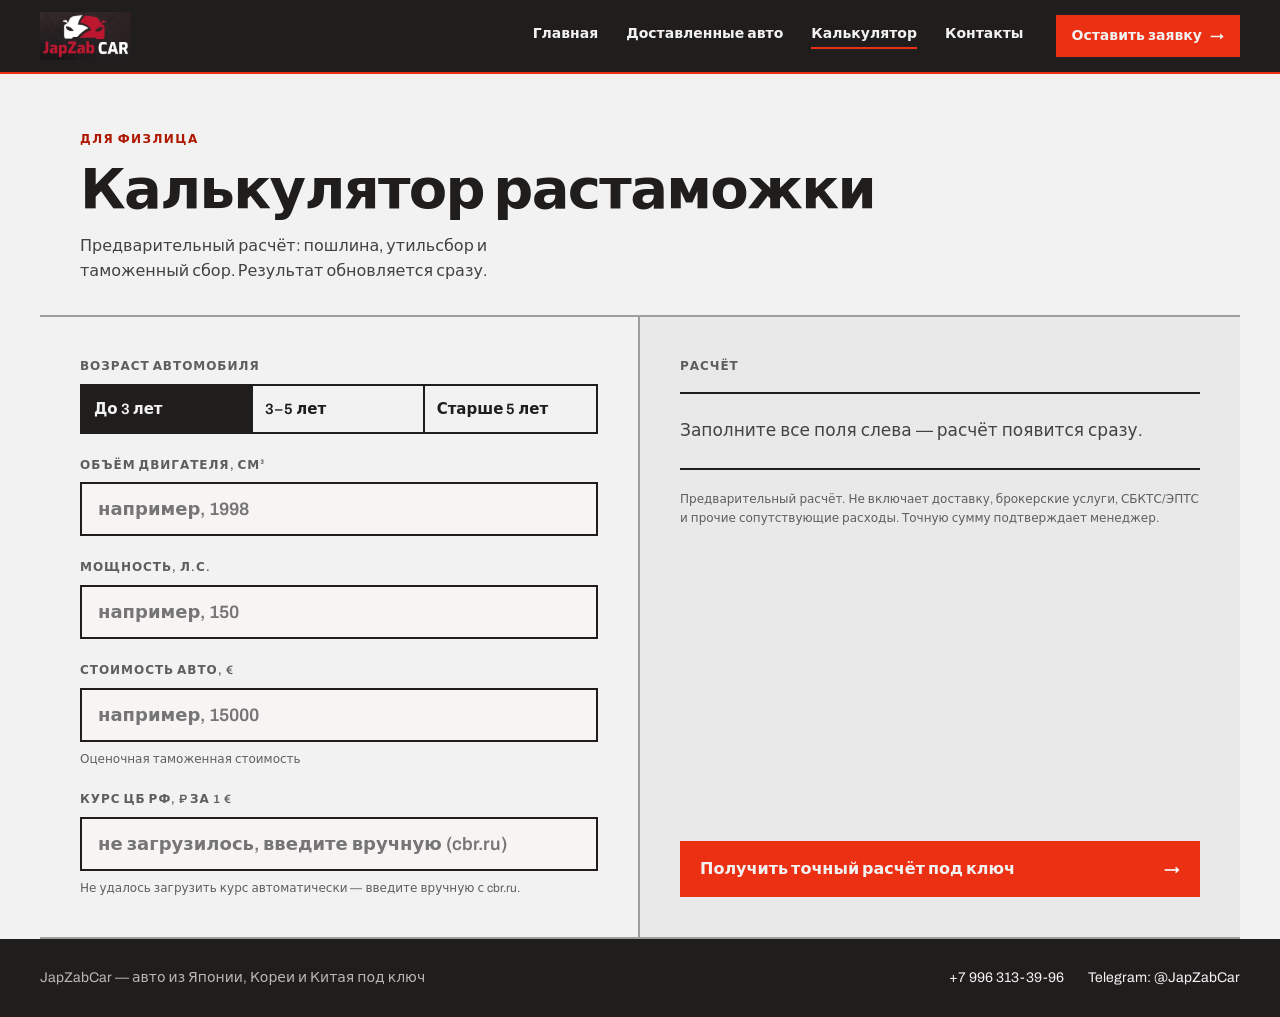
<file: calculator.html>
<!DOCTYPE html>
<html lang="ru">
<head>
<meta charset="UTF-8">
<script>if ('scrollRestoration' in history) history.scrollRestoration = 'manual';</script>
<meta name="viewport" content="width=device-width, initial-scale=1.0">
<title>Калькулятор растаможки — JapZabCar</title>
<link rel="preconnect" href="https://fonts.googleapis.com"><link href="https://fonts.googleapis.com/css2?family=Archivo:wght@400;600;800&display=swap" rel="stylesheet">
<link rel="icon" href="assets/favicon.png" type="image/png">
<link rel="stylesheet" href="assets/css/style.css">
</head>
<body>
<header class="site">
  <div class="container">
    <a href="index.html" class="logo"><img src="assets/logo.png" alt="JapZabCar"></a>
    <nav class="main"><a href="index.html">Главная</a><a href="portfolio.html">Доставленные авто</a><a href="calculator.html" class="active">Калькулятор</a><a href="contacts.html">Контакты</a></nav>
    <a href="contacts.html" class="header-cta">Оставить заявку <span>&#8594;</span></a>
    <button type="button" class="burger" id="burgerBtn" aria-label="Меню" aria-expanded="false" aria-controls="mobileMenu">
      <span class="burger-lines"><span></span><span></span><span></span></span>
      <span class="burger-close" aria-hidden="true">&times;</span>
    </button>
  </div>
  <div class="mobile-menu" id="mobileMenu" hidden>
    <nav class="mobile-menu-nav"><a href="index.html" class="mobile-menu-link"><span class="mobile-menu-link-text">Главная</span><span class="mobile-menu-link-arrow">&#8594;</span></a><a href="portfolio.html" class="mobile-menu-link"><span class="mobile-menu-link-text">Доставленные авто</span><span class="mobile-menu-link-arrow">&#8594;</span></a><a href="calculator.html" class="mobile-menu-link active"><span class="mobile-menu-link-text">Калькулятор</span></a><a href="contacts.html" class="mobile-menu-link"><span class="mobile-menu-link-text">Контакты</span><span class="mobile-menu-link-arrow">&#8594;</span></a></nav>
    <div class="mobile-menu-actions">
      <a href="contacts.html" class="btn btn-primary mobile-menu-cta">Оставить заявку <span>&#8594;</span></a>
      <div class="mobile-menu-contacts">
        <a href="tel:+79963133996">Позвонить</a>
        <a href="https://t.me/JapZabCar">Telegram</a>
      </div>
    </div>
  </div>
</header>

<div class="container">
  <div class="page-head">
    <div class="page-kicker" data-hero="">Для физлица</div>
    <div class="page-head-row" data-hero="">
      <h1>Калькулятор растаможки</h1>
      <p class="page-head-desc">Предварительный расчёт: пошлина, утильсбор и таможенный сбор. Результат обновляется сразу.</p>
    </div>
  </div>
  <div class="calc-grid" data-hero="">
    <div class="calc-form">
      <div class="calc-field">
        <div class="calc-field-label"><span class="calc-field-num">1 &middot; </span>Возраст автомобиля</div>
        <div class="calc-seg" id="calcAgeSeg">
          <button type="button" data-age="new" class="active">До 3 лет</button>
          <button type="button" data-age="mid">3&ndash;5 лет</button>
          <button type="button" data-age="old">Старше 5 лет</button>
        </div>
      </div>
      <label class="calc-field"><span class="calc-field-label"><span class="calc-field-num">2 &middot; </span>Объём двигателя, см&sup3;</span><input type="number" inputmode="decimal" id="calcVolume" placeholder="например, 1998"></label>
      <label class="calc-field"><span class="calc-field-label"><span class="calc-field-num">3 &middot; </span>Мощность, л.с.</span><input type="number" inputmode="decimal" id="calcPower" placeholder="например, 150"></label>
      <label class="calc-field"><span class="calc-field-label"><span class="calc-field-num">4 &middot; </span>Стоимость авто, &euro;</span><input type="number" inputmode="decimal" id="calcValueEur" placeholder="например, 15000"><span class="calc-field-hint">Оценочная таможенная стоимость</span></label>
      <label class="calc-field"><span class="calc-field-label"><span class="calc-field-num">5 &middot; </span>Курс ЦБ РФ, &#8381; за 1 &euro;</span><input type="number" inputmode="decimal" id="calcRate" placeholder="загружаем&hellip;"><span class="calc-field-hint" id="calcRateStatus">Загружаем курс ЦБ РФ&hellip;</span></label>
    </div>
    <div class="calc-result">
      <div class="calc-result-label">Расчёт</div>
      <div id="calcReady" hidden>
        <div class="calc-rows">
          <div class="calc-row"><span>Пошлина</span><span id="calcDutyVal"></span></div>
          <div class="calc-row"><span>Утилизационный сбор</span><span id="calcUtilVal"></span></div>
          <div class="calc-row"><span>Таможенный сбор за операции</span><span id="calcFeeVal"></span></div>
        </div>
        <div class="calc-total"><span class="calc-total-label">Итого растаможка</span><span class="calc-total-value" id="calcTotalVal"></span></div>
        <div class="calc-warn" id="calcWarn" hidden><b>Авто от 160 л.с.:</b> утильсбор посчитан по таблице повышенных коэффициентов с индексацией 2026 года. Перед оплатой уточните у менеджера.</div>
      </div>
      <div class="calc-empty" id="calcEmpty"></div>
      <p class="calc-disclaimer">Предварительный расчёт. Не включает доставку, брокерские услуги, СБКТС/ЭПТС и прочие сопутствующие расходы. Точную сумму подтверждает менеджер.</p>
      <a href="contacts.html" class="btn btn-primary">Получить точный расчёт под ключ <span>&#8594;</span></a>
    </div>
  </div>
</div>

<footer class="site">
  <div class="container">
    <span>JapZabCar &mdash; авто из Японии, Кореи и Китая под ключ</span>
    <span class="footer-links"><a href="tel:+79963133996">+7 996 313-39-96</a><a href="https://t.me/JapZabCar">Telegram: @JapZabCar</a></span>
  </div>
</footer>

<script src="assets/js/anim.js" defer></script>
<script src="assets/js/menu.js" defer></script>
<script src="assets/js/calculator.js" defer></script>
<script>document.addEventListener("DOMContentLoaded",function(){JZAnim.hero(document);});</script>
</body>
</html>
</file>
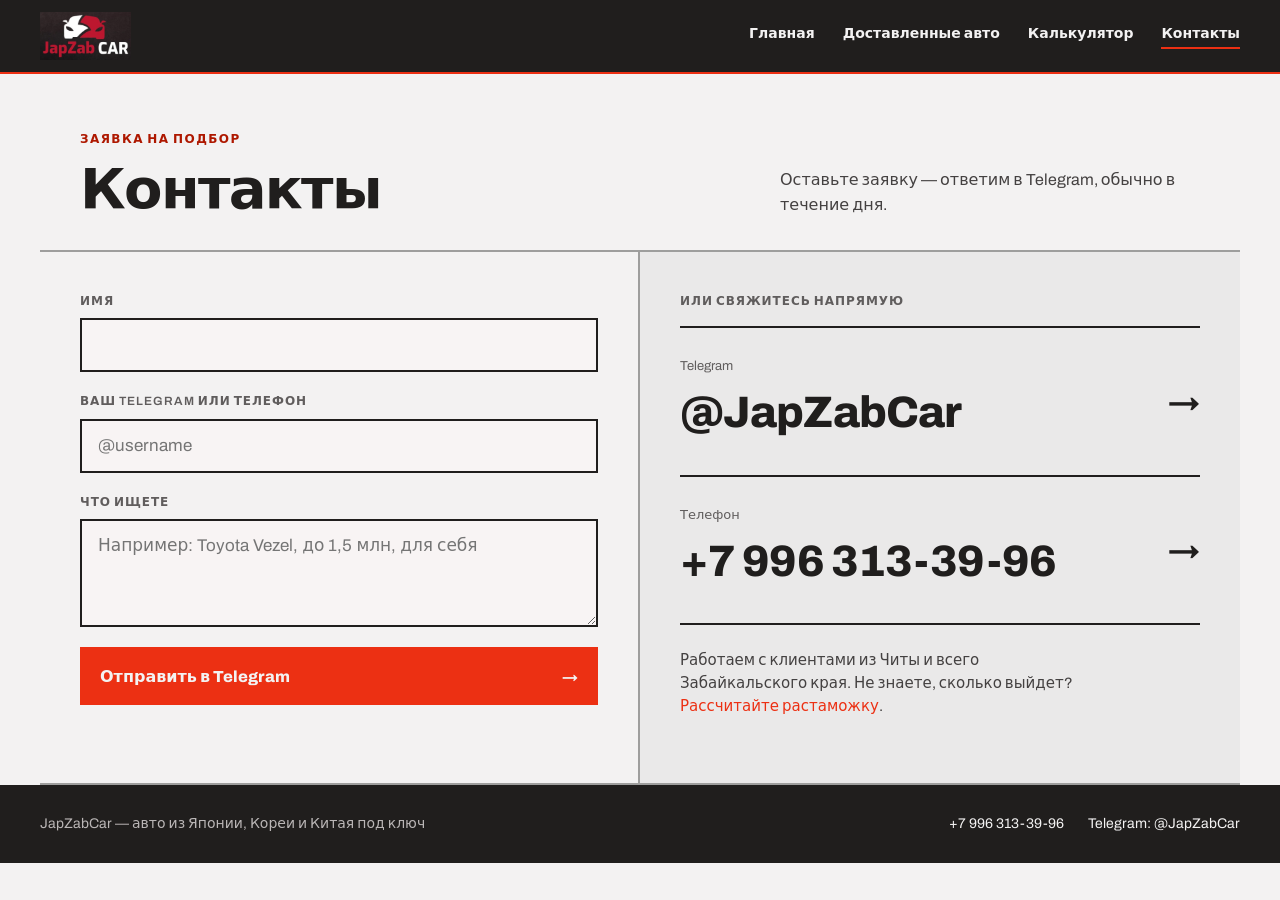
<file: contacts.html>
<!DOCTYPE html>
<html lang="ru">
<head>
<meta charset="UTF-8">
<script>if ('scrollRestoration' in history) history.scrollRestoration = 'manual';</script>
<meta name="viewport" content="width=device-width, initial-scale=1.0">
<title>Контакты — JapZabCar</title>
<link rel="preconnect" href="https://fonts.googleapis.com"><link href="https://fonts.googleapis.com/css2?family=Archivo:wght@400;600;800&display=swap" rel="stylesheet">
<link rel="icon" href="assets/favicon.png" type="image/png">
<link rel="stylesheet" href="assets/css/style.css">
</head>
<body>
<header class="site">
  <div class="container">
    <a href="index.html" class="logo"><img src="assets/logo.png" alt="JapZabCar"></a>
    <nav class="main"><a href="index.html">Главная</a><a href="portfolio.html">Доставленные авто</a><a href="calculator.html">Калькулятор</a><a href="contacts.html" class="active">Контакты</a></nav>
    
    <button type="button" class="burger" id="burgerBtn" aria-label="Меню" aria-expanded="false" aria-controls="mobileMenu">
      <span class="burger-lines"><span></span><span></span><span></span></span>
      <span class="burger-close" aria-hidden="true">&times;</span>
    </button>
  </div>
  <div class="mobile-menu" id="mobileMenu" hidden>
    <nav class="mobile-menu-nav"><a href="index.html" class="mobile-menu-link"><span class="mobile-menu-link-text">Главная</span><span class="mobile-menu-link-arrow">&#8594;</span></a><a href="portfolio.html" class="mobile-menu-link"><span class="mobile-menu-link-text">Доставленные авто</span><span class="mobile-menu-link-arrow">&#8594;</span></a><a href="calculator.html" class="mobile-menu-link"><span class="mobile-menu-link-text">Калькулятор</span><span class="mobile-menu-link-arrow">&#8594;</span></a><a href="contacts.html" class="mobile-menu-link active"><span class="mobile-menu-link-text">Контакты</span></a></nav>
    <div class="mobile-menu-actions">
      
      <div class="mobile-menu-contacts">
        <a href="tel:+79963133996">Позвонить</a>
        <a href="https://t.me/JapZabCar">Telegram</a>
      </div>
    </div>
  </div>
</header>

<div class="container">
  <div class="page-head">
    <div class="page-kicker" data-hero="">Заявка на подбор</div>
    <div class="page-head-row" data-hero="">
      <h1>Контакты</h1>
      <p class="page-head-desc">Оставьте заявку &mdash; ответим в Telegram, обычно в течение дня.</p>
    </div>
  </div>
  <div class="contacts-grid" data-hero="">
    <form class="contacts-form" data-lead-form>
      <div class="contacts-form-heading">Или оставьте заявку</div>
      <label class="contacts-field"><span class="calc-field-label">Имя</span><input name="name" required></label>
      <label class="contacts-field"><span class="calc-field-label">Ваш Telegram или телефон</span><input name="phone" required placeholder="@username"></label>
      <label class="contacts-field"><span class="calc-field-label">Что ищете</span><textarea name="msg" rows="4" placeholder="Например: Toyota Vezel, до 1,5 млн, для себя"></textarea></label>
      <button type="submit" class="btn btn-primary btn-block">Отправить в Telegram <span>&#8594;</span></button>
      <div class="lead-status" data-lead-status></div>
    </form>
    <div class="contacts-direct">
      <div class="contacts-direct-label">Или свяжитесь напрямую</div>
      <a href="https://t.me/JapZabCar" class="contacts-direct-link"><span><small>Telegram</small><span class="big">@JapZabCar</span></span><span class="arrow">&#8594;</span></a>
      <a href="tel:+79963133996" class="contacts-direct-link"><span><small>Телефон</small><span class="big">+7 996 313-39-96</span></span><span class="arrow">&#8594;</span></a>
      <p class="contacts-note">Работаем с клиентами из Читы и всего Забайкальского края. Не знаете, сколько выйдет? <a href="calculator.html">Рассчитайте растаможку</a>.</p>
    </div>
  </div>
</div>

<footer class="site">
  <div class="container">
    <span>JapZabCar &mdash; авто из Японии, Кореи и Китая под ключ</span>
    <span class="footer-links"><a href="tel:+79963133996">+7 996 313-39-96</a><a href="https://t.me/JapZabCar">Telegram: @JapZabCar</a></span>
  </div>
</footer>

<script src="assets/js/anim.js" defer></script>
<script src="assets/js/menu.js" defer></script>
<script src="assets/js/lead.js" defer></script>
<script>document.addEventListener("DOMContentLoaded",function(){JZAnim.hero(document);});</script>
</body>
</html>
</file>
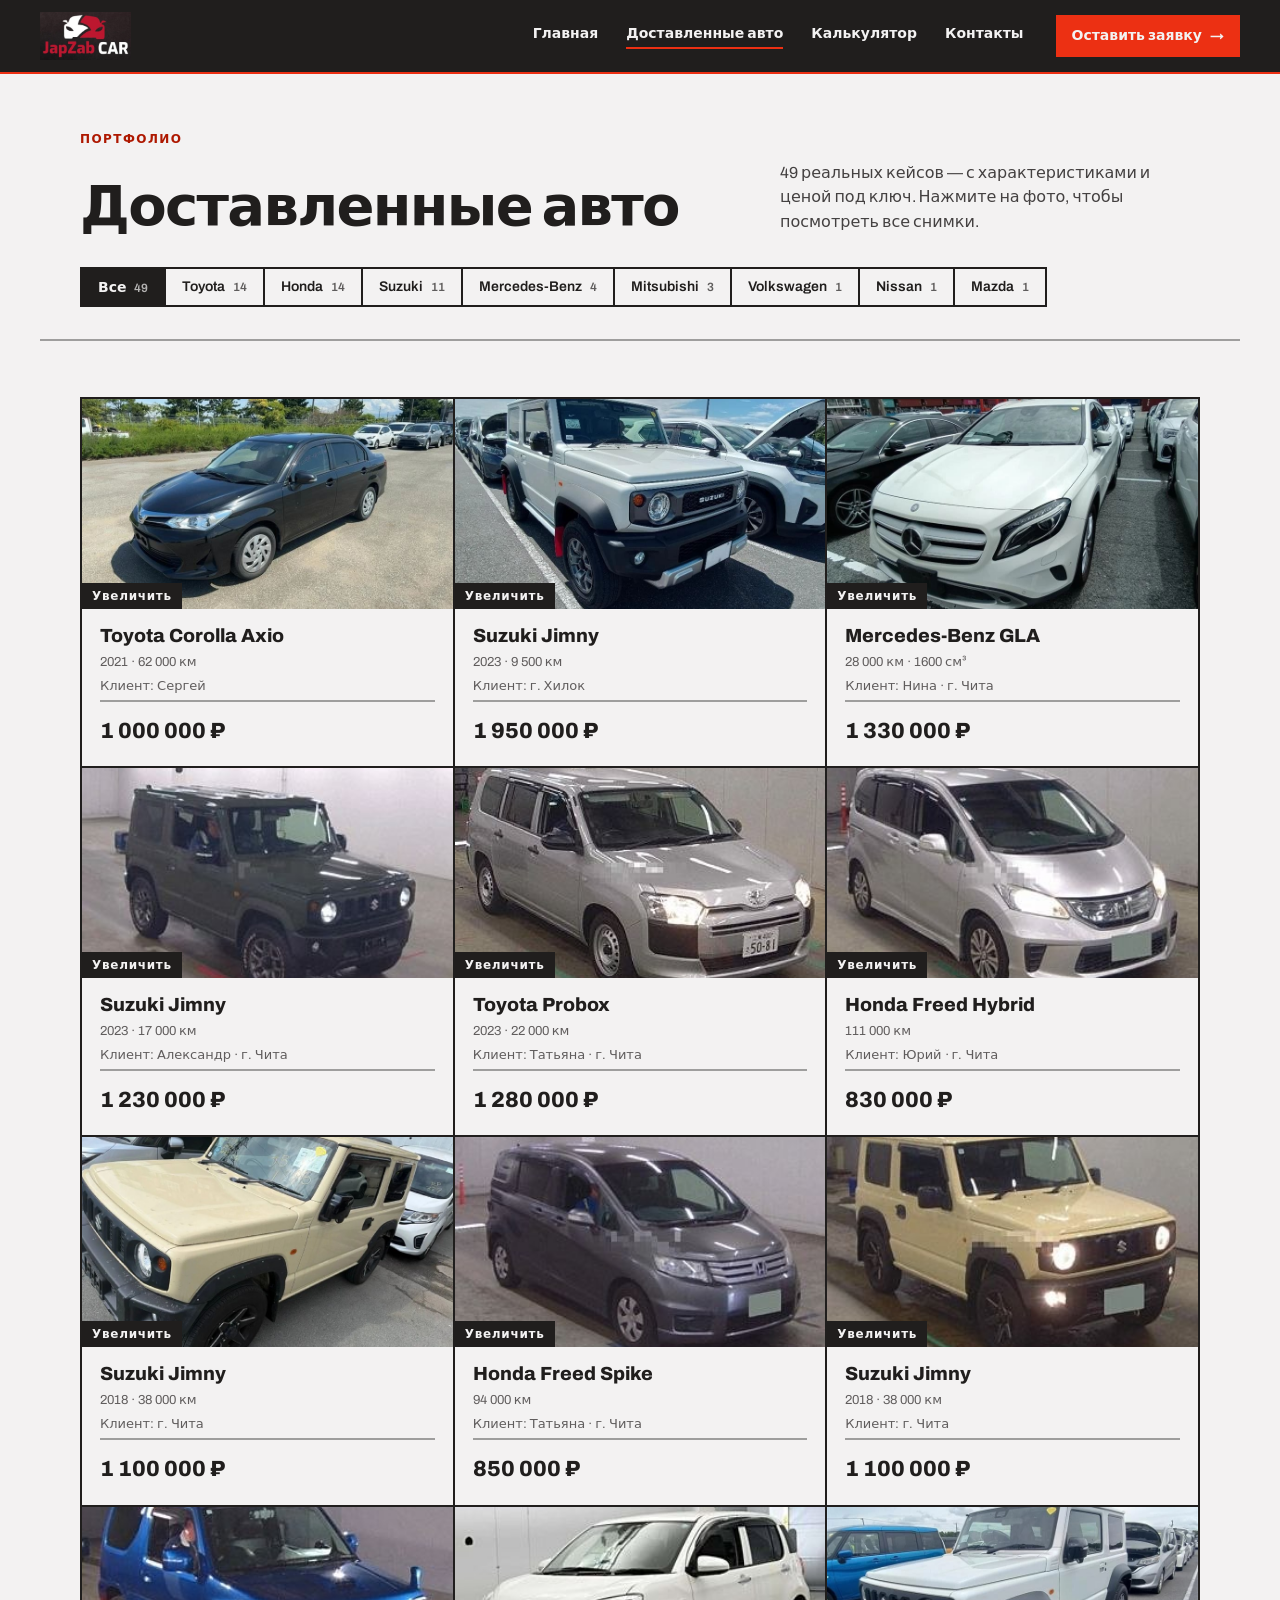
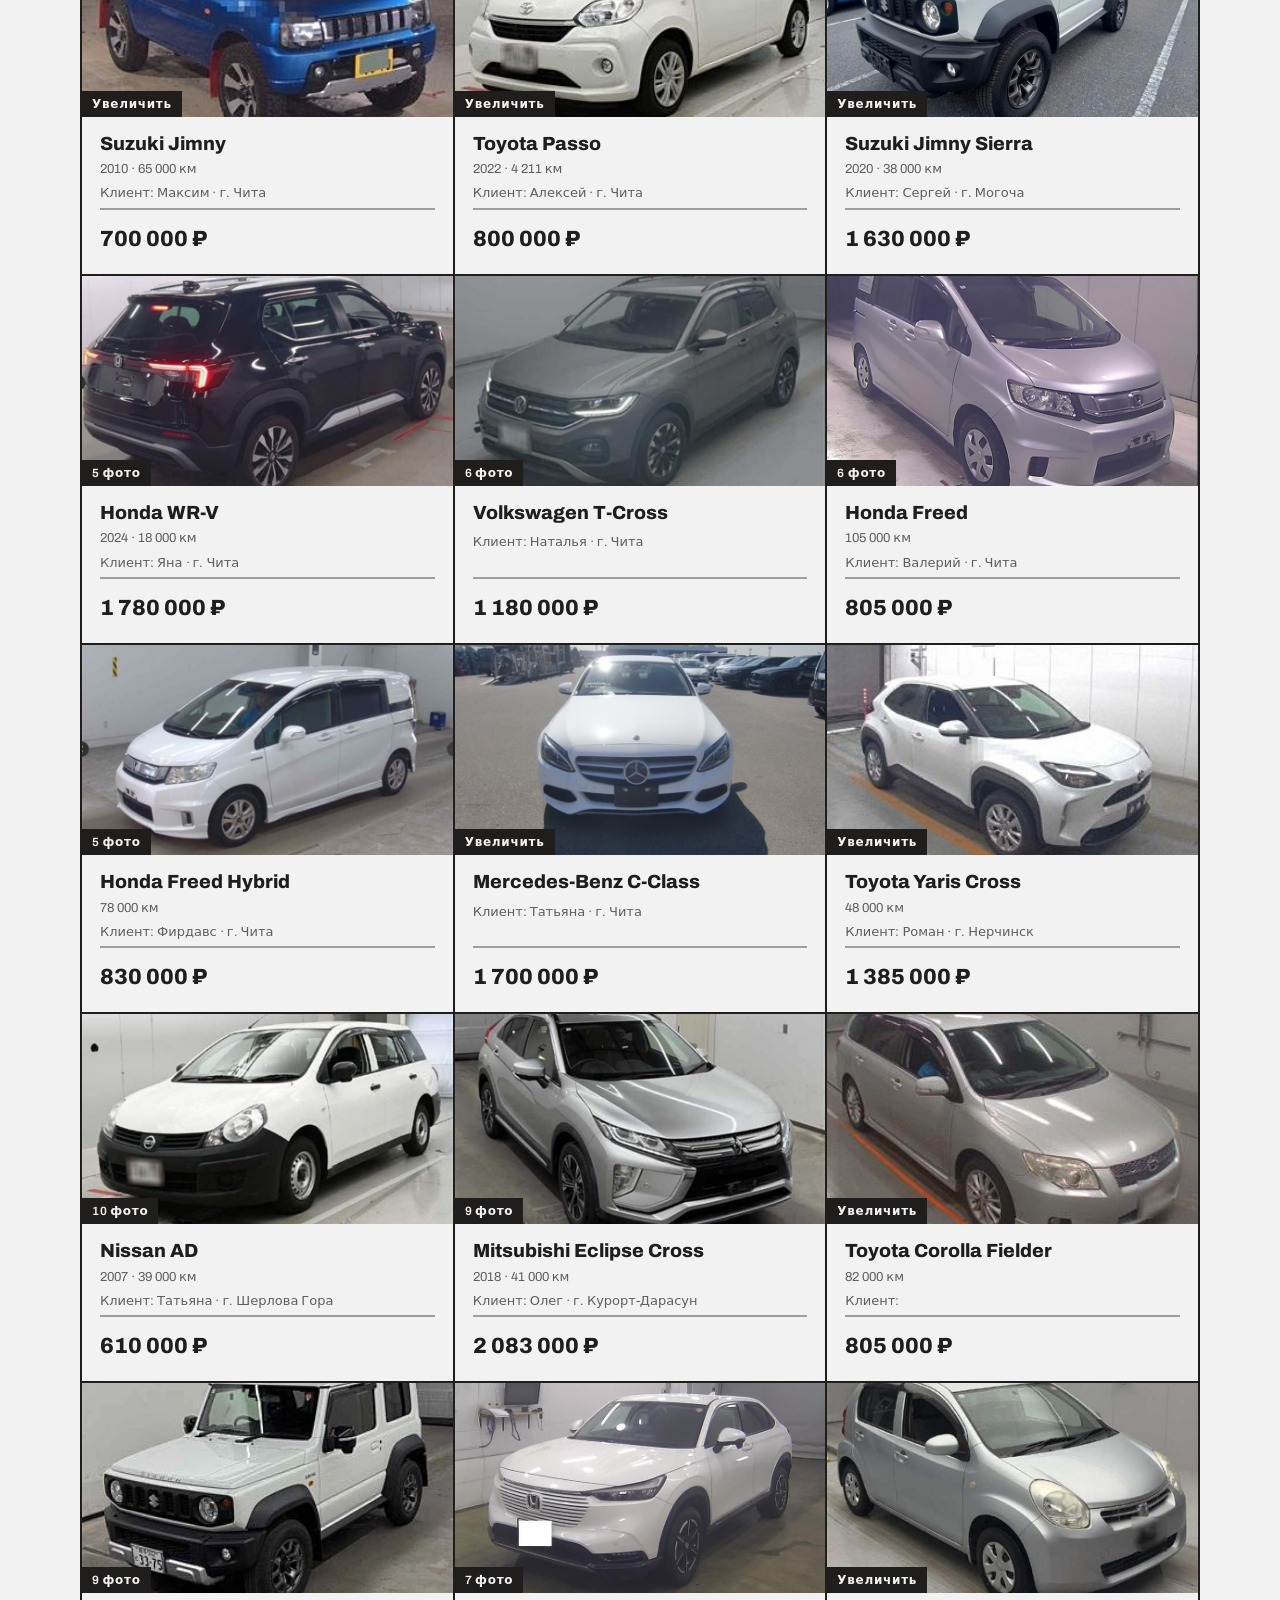
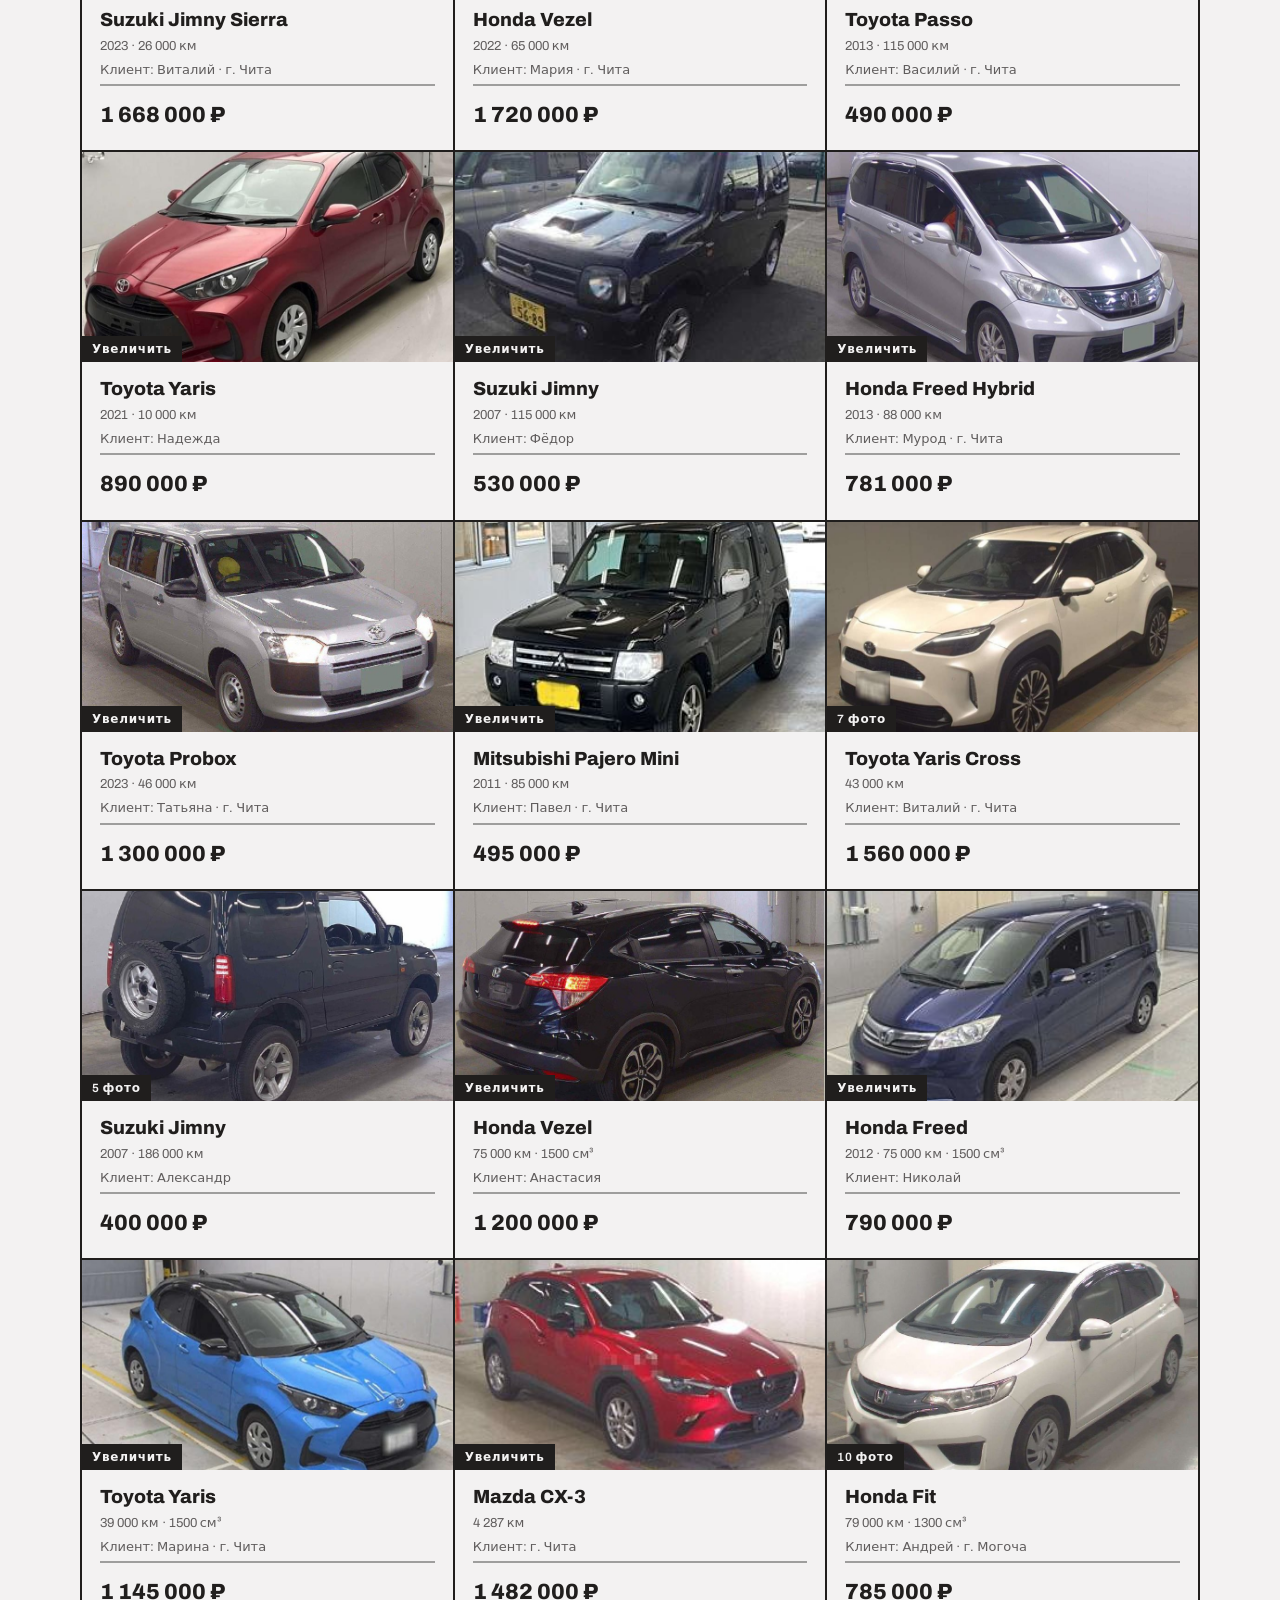
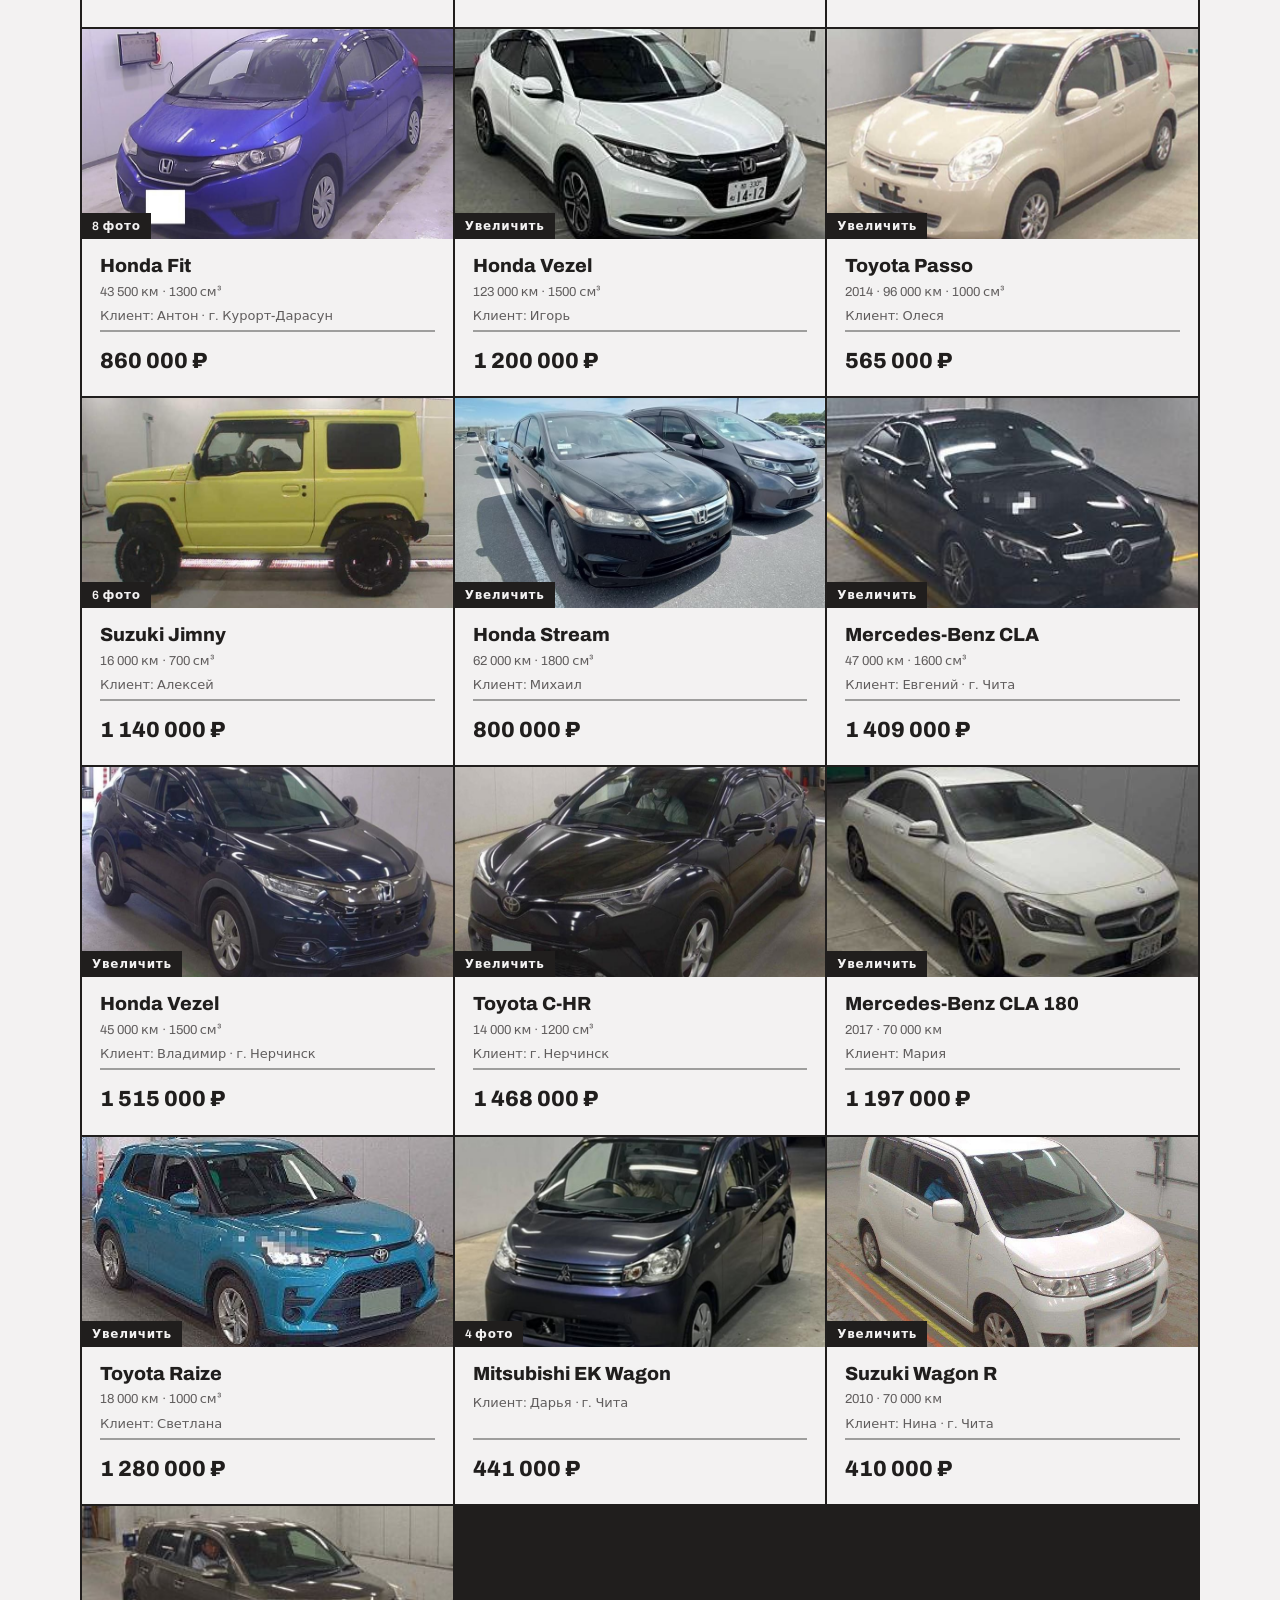
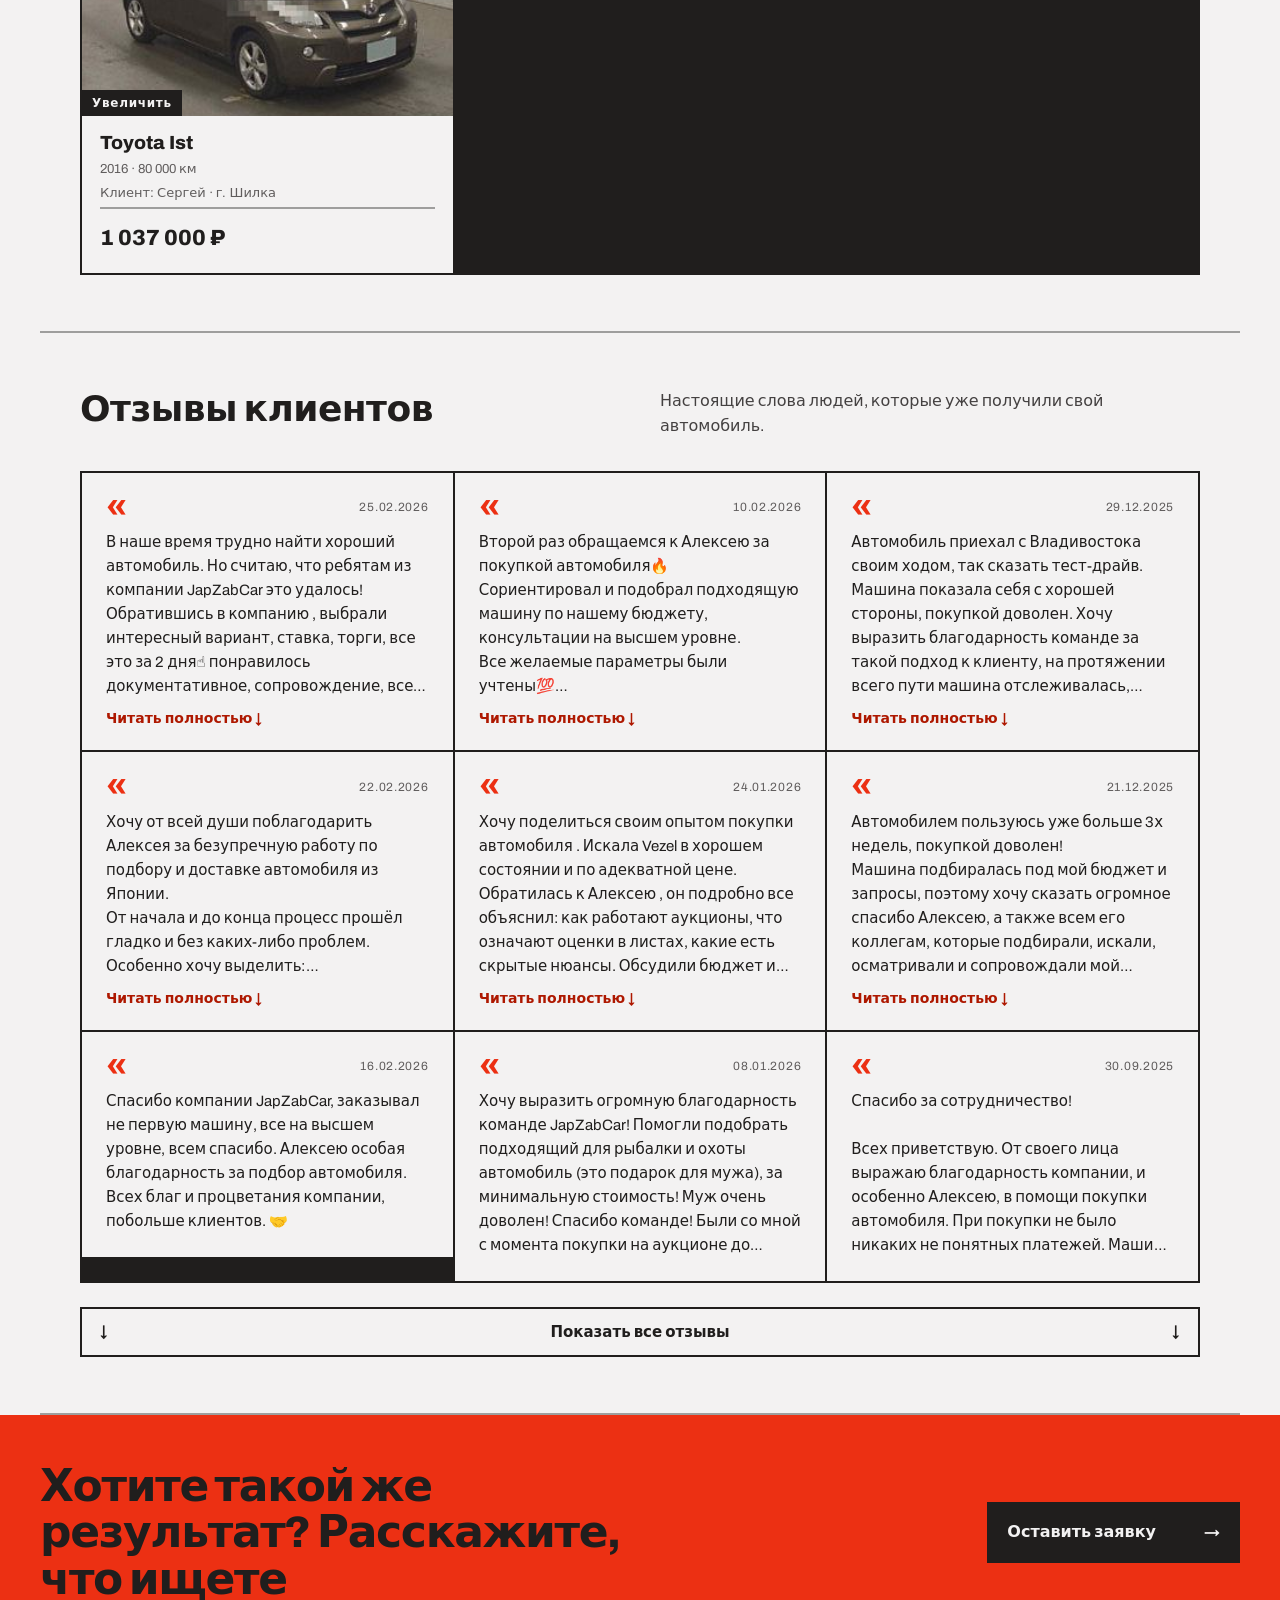
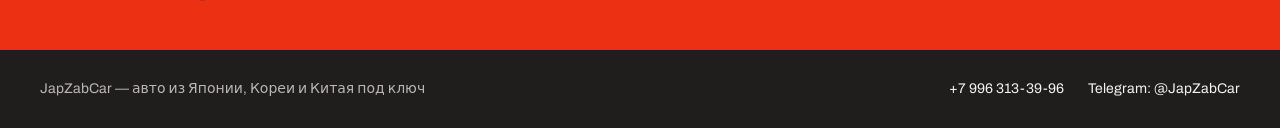
<file: portfolio.html>
<!DOCTYPE html>
<html lang="ru">
<head>
<meta charset="UTF-8">
<script>if ('scrollRestoration' in history) history.scrollRestoration = 'manual';</script>
<meta name="viewport" content="width=device-width, initial-scale=1.0">
<title>Доставленные авто и отзывы — JapZabCar</title>
<link rel="preconnect" href="https://fonts.googleapis.com"><link href="https://fonts.googleapis.com/css2?family=Archivo:wght@400;600;800&display=swap" rel="stylesheet">
<link rel="icon" href="assets/favicon.png" type="image/png">
<link rel="stylesheet" href="assets/css/style.css">

</head>
<body>
<header class="site">
  <div class="container">
    <a href="index.html" class="logo"><img src="assets/logo.png" alt="JapZabCar"></a>
    <nav class="main"><a href="index.html">Главная</a><a href="portfolio.html" class="active">Доставленные авто</a><a href="calculator.html">Калькулятор</a><a href="contacts.html">Контакты</a></nav>
    <a href="contacts.html" class="header-cta">Оставить заявку <span>&#8594;</span></a>
    <button type="button" class="burger" id="burgerBtn" aria-label="Меню" aria-expanded="false" aria-controls="mobileMenu">
      <span class="burger-lines"><span></span><span></span><span></span></span>
      <span class="burger-close" aria-hidden="true">&times;</span>
    </button>
  </div>
  <div class="mobile-menu" id="mobileMenu" hidden>
    <nav class="mobile-menu-nav"><a href="index.html" class="mobile-menu-link"><span class="mobile-menu-link-text">Главная</span><span class="mobile-menu-link-arrow">&#8594;</span></a><a href="portfolio.html" class="mobile-menu-link active"><span class="mobile-menu-link-text">Доставленные авто</span></a><a href="calculator.html" class="mobile-menu-link"><span class="mobile-menu-link-text">Калькулятор</span><span class="mobile-menu-link-arrow">&#8594;</span></a><a href="contacts.html" class="mobile-menu-link"><span class="mobile-menu-link-text">Контакты</span><span class="mobile-menu-link-arrow">&#8594;</span></a></nav>
    <div class="mobile-menu-actions">
      <a href="contacts.html" class="btn btn-primary mobile-menu-cta">Оставить заявку <span>&#8594;</span></a>
      <div class="mobile-menu-contacts">
        <a href="tel:+79963133996">Позвонить</a>
        <a href="https://t.me/JapZabCar">Telegram</a>
      </div>
    </div>
  </div>
</header>

<div class="container">
  <div class="page-head">
    <div class="page-kicker" data-hero="">Портфолио</div>
    <div class="page-head-row" data-hero="">
      <h1>Доставленные авто</h1>
      <p class="page-head-desc">49 реальных кейсов — с характеристиками и ценой под ключ. Нажмите на фото, чтобы посмотреть все снимки.</p>
    </div>
    <div class="brand-filter" id="brandFilter" data-hero=""><button type="button" class="brand-btn active" data-brand="Все">Все <span class="brand-btn-count">49</span></button><button type="button" class="brand-btn" data-brand="Toyota">Toyota <span class="brand-btn-count">14</span></button><button type="button" class="brand-btn" data-brand="Honda">Honda <span class="brand-btn-count">14</span></button><button type="button" class="brand-btn" data-brand="Suzuki">Suzuki <span class="brand-btn-count">11</span></button><button type="button" class="brand-btn" data-brand="Mercedes-Benz">Mercedes-Benz <span class="brand-btn-count">4</span></button><button type="button" class="brand-btn" data-brand="Mitsubishi">Mitsubishi <span class="brand-btn-count">3</span></button><button type="button" class="brand-btn" data-brand="Volkswagen">Volkswagen <span class="brand-btn-count">1</span></button><button type="button" class="brand-btn" data-brand="Nissan">Nissan <span class="brand-btn-count">1</span></button><button type="button" class="brand-btn" data-brand="Mazda">Mazda <span class="brand-btn-count">1</span></button></div>
  </div>

  <div class="section">
    <div class="portfolio-grid" id="portfolioGrid" data-stagger=""><div class="portfolio-card" data-brand="Toyota" data-name="Toyota Corolla Axio" data-specs="2021 · 62 000 км" data-price="1 000 000 ₽" data-gallery='["assets/photos/JapZabCar_2446.jpg"]'>
  <button type="button" class="portfolio-photo-btn" aria-label="Смотреть фото">
    <img src="assets/photos/JapZabCar_2446.jpg" alt="Toyota Corolla Axio" loading="lazy">
    <span class="portfolio-photo-badge">Увеличить</span>
  </button>
  <div class="portfolio-card-body">
    <div class="portfolio-card-name">Toyota Corolla Axio</div>
    <div class="portfolio-card-specs">2021 · 62 000 км</div>
    <div class="portfolio-card-client">Клиент: Сергей</div>
    <div class="portfolio-card-price">1 000 000 ₽</div>
  </div>
</div><div class="portfolio-card" data-brand="Suzuki" data-name="Suzuki Jimny" data-specs="2023 · 9 500 км" data-price="1 950 000 ₽" data-gallery='["assets/photos/JapZabCar_2437.jpg"]'>
  <button type="button" class="portfolio-photo-btn" aria-label="Смотреть фото">
    <img src="assets/photos/JapZabCar_2437.jpg" alt="Suzuki Jimny" loading="lazy">
    <span class="portfolio-photo-badge">Увеличить</span>
  </button>
  <div class="portfolio-card-body">
    <div class="portfolio-card-name">Suzuki Jimny</div>
    <div class="portfolio-card-specs">2023 · 9 500 км</div>
    <div class="portfolio-card-client">Клиент: г. Хилок</div>
    <div class="portfolio-card-price">1 950 000 ₽</div>
  </div>
</div><div class="portfolio-card" data-brand="Mercedes-Benz" data-name="Mercedes-Benz GLA" data-specs="28 000 км · 1600 см³" data-price="1 330 000 ₽" data-gallery='["assets/photos/JapZabCar_2427.jpg"]'>
  <button type="button" class="portfolio-photo-btn" aria-label="Смотреть фото">
    <img src="assets/photos/JapZabCar_2427.jpg" alt="Mercedes-Benz GLA" loading="lazy">
    <span class="portfolio-photo-badge">Увеличить</span>
  </button>
  <div class="portfolio-card-body">
    <div class="portfolio-card-name">Mercedes-Benz GLA</div>
    <div class="portfolio-card-specs">28 000 км · 1600 см³</div>
    <div class="portfolio-card-client">Клиент: Нина · г. Чита</div>
    <div class="portfolio-card-price">1 330 000 ₽</div>
  </div>
</div><div class="portfolio-card" data-brand="Suzuki" data-name="Suzuki Jimny" data-specs="2023 · 17 000 км" data-price="1 230 000 ₽" data-gallery='["assets/photos/JapZabCar_2404.jpg"]'>
  <button type="button" class="portfolio-photo-btn" aria-label="Смотреть фото">
    <img src="assets/photos/JapZabCar_2404.jpg" alt="Suzuki Jimny" loading="lazy">
    <span class="portfolio-photo-badge">Увеличить</span>
  </button>
  <div class="portfolio-card-body">
    <div class="portfolio-card-name">Suzuki Jimny</div>
    <div class="portfolio-card-specs">2023 · 17 000 км</div>
    <div class="portfolio-card-client">Клиент: Александр · г. Чита</div>
    <div class="portfolio-card-price">1 230 000 ₽</div>
  </div>
</div><div class="portfolio-card" data-brand="Toyota" data-name="Toyota Probox" data-specs="2023 · 22 000 км" data-price="1 280 000 ₽" data-gallery='["assets/photos/JapZabCar_2398.jpg"]'>
  <button type="button" class="portfolio-photo-btn" aria-label="Смотреть фото">
    <img src="assets/photos/JapZabCar_2398.jpg" alt="Toyota Probox" loading="lazy">
    <span class="portfolio-photo-badge">Увеличить</span>
  </button>
  <div class="portfolio-card-body">
    <div class="portfolio-card-name">Toyota Probox</div>
    <div class="portfolio-card-specs">2023 · 22 000 км</div>
    <div class="portfolio-card-client">Клиент: Татьяна · г. Чита</div>
    <div class="portfolio-card-price">1 280 000 ₽</div>
  </div>
</div><div class="portfolio-card" data-brand="Honda" data-name="Honda Freed Hybrid" data-specs="111 000 км" data-price="830 000 ₽" data-gallery='["assets/photos/JapZabCar_2392.jpg"]'>
  <button type="button" class="portfolio-photo-btn" aria-label="Смотреть фото">
    <img src="assets/photos/JapZabCar_2392.jpg" alt="Honda Freed Hybrid" loading="lazy">
    <span class="portfolio-photo-badge">Увеличить</span>
  </button>
  <div class="portfolio-card-body">
    <div class="portfolio-card-name">Honda Freed Hybrid</div>
    <div class="portfolio-card-specs">111 000 км</div>
    <div class="portfolio-card-client">Клиент: Юрий · г. Чита</div>
    <div class="portfolio-card-price">830 000 ₽</div>
  </div>
</div><div class="portfolio-card" data-brand="Suzuki" data-name="Suzuki Jimny" data-specs="2018 · 38 000 км" data-price="1 100 000 ₽" data-gallery='["assets/photos/JapZabCar_2388.jpg"]'>
  <button type="button" class="portfolio-photo-btn" aria-label="Смотреть фото">
    <img src="assets/photos/JapZabCar_2388.jpg" alt="Suzuki Jimny" loading="lazy">
    <span class="portfolio-photo-badge">Увеличить</span>
  </button>
  <div class="portfolio-card-body">
    <div class="portfolio-card-name">Suzuki Jimny</div>
    <div class="portfolio-card-specs">2018 · 38 000 км</div>
    <div class="portfolio-card-client">Клиент: г. Чита</div>
    <div class="portfolio-card-price">1 100 000 ₽</div>
  </div>
</div><div class="portfolio-card" data-brand="Honda" data-name="Honda Freed Spike" data-specs="94 000 км" data-price="850 000 ₽" data-gallery='["assets/photos/JapZabCar_2382.jpg"]'>
  <button type="button" class="portfolio-photo-btn" aria-label="Смотреть фото">
    <img src="assets/photos/JapZabCar_2382.jpg" alt="Honda Freed Spike" loading="lazy">
    <span class="portfolio-photo-badge">Увеличить</span>
  </button>
  <div class="portfolio-card-body">
    <div class="portfolio-card-name">Honda Freed Spike</div>
    <div class="portfolio-card-specs">94 000 км</div>
    <div class="portfolio-card-client">Клиент: Татьяна · г. Чита</div>
    <div class="portfolio-card-price">850 000 ₽</div>
  </div>
</div><div class="portfolio-card" data-brand="Suzuki" data-name="Suzuki Jimny" data-specs="2018 · 38 000 км" data-price="1 100 000 ₽" data-gallery='["assets/photos/JapZabCar_2366.jpg"]'>
  <button type="button" class="portfolio-photo-btn" aria-label="Смотреть фото">
    <img src="assets/photos/JapZabCar_2366.jpg" alt="Suzuki Jimny" loading="lazy">
    <span class="portfolio-photo-badge">Увеличить</span>
  </button>
  <div class="portfolio-card-body">
    <div class="portfolio-card-name">Suzuki Jimny</div>
    <div class="portfolio-card-specs">2018 · 38 000 км</div>
    <div class="portfolio-card-client">Клиент: г. Чита</div>
    <div class="portfolio-card-price">1 100 000 ₽</div>
  </div>
</div><div class="portfolio-card" data-brand="Suzuki" data-name="Suzuki Jimny" data-specs="2010 · 65 000 км" data-price="700 000 ₽" data-gallery='["assets/photos/JapZabCar_2336.jpg"]'>
  <button type="button" class="portfolio-photo-btn" aria-label="Смотреть фото">
    <img src="assets/photos/JapZabCar_2336.jpg" alt="Suzuki Jimny" loading="lazy">
    <span class="portfolio-photo-badge">Увеличить</span>
  </button>
  <div class="portfolio-card-body">
    <div class="portfolio-card-name">Suzuki Jimny</div>
    <div class="portfolio-card-specs">2010 · 65 000 км</div>
    <div class="portfolio-card-client">Клиент: Максим · г. Чита</div>
    <div class="portfolio-card-price">700 000 ₽</div>
  </div>
</div><div class="portfolio-card" data-brand="Toyota" data-name="Toyota Passo" data-specs="2022 · 4 211 км" data-price="800 000 ₽" data-gallery='["assets/photos/JapZabCar_2318.jpg"]'>
  <button type="button" class="portfolio-photo-btn" aria-label="Смотреть фото">
    <img src="assets/photos/JapZabCar_2318.jpg" alt="Toyota Passo" loading="lazy">
    <span class="portfolio-photo-badge">Увеличить</span>
  </button>
  <div class="portfolio-card-body">
    <div class="portfolio-card-name">Toyota Passo</div>
    <div class="portfolio-card-specs">2022 · 4 211 км</div>
    <div class="portfolio-card-client">Клиент: Алексей · г. Чита</div>
    <div class="portfolio-card-price">800 000 ₽</div>
  </div>
</div><div class="portfolio-card" data-brand="Suzuki" data-name="Suzuki Jimny Sierra" data-specs="2020 · 38 000 км" data-price="1 630 000 ₽" data-gallery='["assets/photos/JapZabCar_2289.jpg"]'>
  <button type="button" class="portfolio-photo-btn" aria-label="Смотреть фото">
    <img src="assets/photos/JapZabCar_2289.jpg" alt="Suzuki Jimny Sierra" loading="lazy">
    <span class="portfolio-photo-badge">Увеличить</span>
  </button>
  <div class="portfolio-card-body">
    <div class="portfolio-card-name">Suzuki Jimny Sierra</div>
    <div class="portfolio-card-specs">2020 · 38 000 км</div>
    <div class="portfolio-card-client">Клиент: Сергей · г. Могоча</div>
    <div class="portfolio-card-price">1 630 000 ₽</div>
  </div>
</div><div class="portfolio-card" data-brand="Honda" data-name="Honda WR-V" data-specs="2024 · 18 000 км" data-price="1 780 000 ₽" data-gallery='["assets/photos/gallery/JapZabCar_2277_g0.jpg", "assets/photos/gallery/JapZabCar_2277_g1.jpg", "assets/photos/gallery/JapZabCar_2277_g2.jpg", "assets/photos/gallery/JapZabCar_2277_g3.jpg", "assets/photos/gallery/JapZabCar_2277_g4.jpg"]'>
  <button type="button" class="portfolio-photo-btn" aria-label="Смотреть фото">
    <img src="assets/photos/gallery/JapZabCar_2277_g0.jpg" alt="Honda WR-V" loading="lazy">
    <span class="portfolio-photo-badge">5 фото</span>
  </button>
  <div class="portfolio-card-body">
    <div class="portfolio-card-name">Honda WR-V</div>
    <div class="portfolio-card-specs">2024 · 18 000 км</div>
    <div class="portfolio-card-client">Клиент: Яна · г. Чита</div>
    <div class="portfolio-card-price">1 780 000 ₽</div>
  </div>
</div><div class="portfolio-card" data-brand="Volkswagen" data-name="Volkswagen T-Cross" data-specs="" data-price="1 180 000 ₽" data-gallery='["assets/photos/gallery/JapZabCar_2267_g0.jpg", "assets/photos/gallery/JapZabCar_2267_g1.jpg", "assets/photos/gallery/JapZabCar_2267_g2.jpg", "assets/photos/gallery/JapZabCar_2267_g3.jpg", "assets/photos/gallery/JapZabCar_2267_g4.jpg", "assets/photos/gallery/JapZabCar_2267_g5.jpg"]'>
  <button type="button" class="portfolio-photo-btn" aria-label="Смотреть фото">
    <img src="assets/photos/gallery/JapZabCar_2267_g0.jpg" alt="Volkswagen T-Cross" loading="lazy">
    <span class="portfolio-photo-badge">6 фото</span>
  </button>
  <div class="portfolio-card-body">
    <div class="portfolio-card-name">Volkswagen T-Cross</div>
    <div class="portfolio-card-specs"></div>
    <div class="portfolio-card-client">Клиент: Наталья · г. Чита</div>
    <div class="portfolio-card-price">1 180 000 ₽</div>
  </div>
</div><div class="portfolio-card" data-brand="Honda" data-name="Honda Freed" data-specs="105 000 км" data-price="805 000 ₽" data-gallery='["assets/photos/gallery/JapZabCar_2260_g0.jpg", "assets/photos/gallery/JapZabCar_2260_g1.jpg", "assets/photos/gallery/JapZabCar_2260_g2.jpg", "assets/photos/gallery/JapZabCar_2260_g3.jpg", "assets/photos/gallery/JapZabCar_2260_g4.jpg", "assets/photos/gallery/JapZabCar_2260_g5.jpg"]'>
  <button type="button" class="portfolio-photo-btn" aria-label="Смотреть фото">
    <img src="assets/photos/gallery/JapZabCar_2260_g0.jpg" alt="Honda Freed" loading="lazy">
    <span class="portfolio-photo-badge">6 фото</span>
  </button>
  <div class="portfolio-card-body">
    <div class="portfolio-card-name">Honda Freed</div>
    <div class="portfolio-card-specs">105 000 км</div>
    <div class="portfolio-card-client">Клиент: Валерий · г. Чита</div>
    <div class="portfolio-card-price">805 000 ₽</div>
  </div>
</div><div class="portfolio-card" data-brand="Honda" data-name="Honda Freed Hybrid" data-specs="78 000 км" data-price="830 000 ₽" data-gallery='["assets/photos/gallery/JapZabCar_2255_g0.jpg", "assets/photos/gallery/JapZabCar_2255_g1.jpg", "assets/photos/gallery/JapZabCar_2255_g2.jpg", "assets/photos/gallery/JapZabCar_2255_g3.jpg", "assets/photos/gallery/JapZabCar_2255_g4.jpg"]'>
  <button type="button" class="portfolio-photo-btn" aria-label="Смотреть фото">
    <img src="assets/photos/gallery/JapZabCar_2255_g0.jpg" alt="Honda Freed Hybrid" loading="lazy">
    <span class="portfolio-photo-badge">5 фото</span>
  </button>
  <div class="portfolio-card-body">
    <div class="portfolio-card-name">Honda Freed Hybrid</div>
    <div class="portfolio-card-specs">78 000 км</div>
    <div class="portfolio-card-client">Клиент: Фирдавс · г. Чита</div>
    <div class="portfolio-card-price">830 000 ₽</div>
  </div>
</div><div class="portfolio-card" data-brand="Mercedes-Benz" data-name="Mercedes-Benz C-Class" data-specs="" data-price="1 700 000 ₽" data-gallery='["assets/photos/JapZabCar_2245.jpg"]'>
  <button type="button" class="portfolio-photo-btn" aria-label="Смотреть фото">
    <img src="assets/photos/JapZabCar_2245.jpg" alt="Mercedes-Benz C-Class" loading="lazy">
    <span class="portfolio-photo-badge">Увеличить</span>
  </button>
  <div class="portfolio-card-body">
    <div class="portfolio-card-name">Mercedes-Benz C-Class</div>
    <div class="portfolio-card-specs"></div>
    <div class="portfolio-card-client">Клиент: Татьяна · г. Чита</div>
    <div class="portfolio-card-price">1 700 000 ₽</div>
  </div>
</div><div class="portfolio-card" data-brand="Toyota" data-name="Toyota Yaris Cross" data-specs="48 000 км" data-price="1 385 000 ₽" data-gallery='["assets/photos/JapZabCar_2217.jpg"]'>
  <button type="button" class="portfolio-photo-btn" aria-label="Смотреть фото">
    <img src="assets/photos/JapZabCar_2217.jpg" alt="Toyota Yaris Cross" loading="lazy">
    <span class="portfolio-photo-badge">Увеличить</span>
  </button>
  <div class="portfolio-card-body">
    <div class="portfolio-card-name">Toyota Yaris Cross</div>
    <div class="portfolio-card-specs">48 000 км</div>
    <div class="portfolio-card-client">Клиент: Роман · г. Нерчинск</div>
    <div class="portfolio-card-price">1 385 000 ₽</div>
  </div>
</div><div class="portfolio-card" data-brand="Nissan" data-name="Nissan AD" data-specs="2007 · 39 000 км" data-price="610 000 ₽" data-gallery='["assets/photos/gallery/JapZabCar_2203_g0.jpg", "assets/photos/gallery/JapZabCar_2203_g1.jpg", "assets/photos/gallery/JapZabCar_2203_g2.jpg", "assets/photos/gallery/JapZabCar_2203_g3.jpg", "assets/photos/gallery/JapZabCar_2203_g4.jpg", "assets/photos/gallery/JapZabCar_2203_g5.jpg", "assets/photos/gallery/JapZabCar_2203_g6.jpg", "assets/photos/gallery/JapZabCar_2203_g7.jpg", "assets/photos/gallery/JapZabCar_2203_g8.jpg", "assets/photos/gallery/JapZabCar_2203_g9.jpg"]'>
  <button type="button" class="portfolio-photo-btn" aria-label="Смотреть фото">
    <img src="assets/photos/gallery/JapZabCar_2203_g0.jpg" alt="Nissan AD" loading="lazy">
    <span class="portfolio-photo-badge">10 фото</span>
  </button>
  <div class="portfolio-card-body">
    <div class="portfolio-card-name">Nissan AD</div>
    <div class="portfolio-card-specs">2007 · 39 000 км</div>
    <div class="portfolio-card-client">Клиент: Татьяна · г. Шерлова Гора</div>
    <div class="portfolio-card-price">610 000 ₽</div>
  </div>
</div><div class="portfolio-card" data-brand="Mitsubishi" data-name="Mitsubishi Eclipse Cross" data-specs="2018 · 41 000 км" data-price="2 083 000 ₽" data-gallery='["assets/photos/gallery/JapZabCar_2193_g0.jpg", "assets/photos/gallery/JapZabCar_2193_g1.jpg", "assets/photos/gallery/JapZabCar_2193_g2.jpg", "assets/photos/gallery/JapZabCar_2193_g3.jpg", "assets/photos/gallery/JapZabCar_2193_g4.jpg", "assets/photos/gallery/JapZabCar_2193_g5.jpg", "assets/photos/gallery/JapZabCar_2193_g6.jpg", "assets/photos/gallery/JapZabCar_2193_g7.jpg", "assets/photos/gallery/JapZabCar_2193_g8.jpg"]'>
  <button type="button" class="portfolio-photo-btn" aria-label="Смотреть фото">
    <img src="assets/photos/gallery/JapZabCar_2193_g0.jpg" alt="Mitsubishi Eclipse Cross" loading="lazy">
    <span class="portfolio-photo-badge">9 фото</span>
  </button>
  <div class="portfolio-card-body">
    <div class="portfolio-card-name">Mitsubishi Eclipse Cross</div>
    <div class="portfolio-card-specs">2018 · 41 000 км</div>
    <div class="portfolio-card-client">Клиент: Олег · г. Курорт-Дарасун</div>
    <div class="portfolio-card-price">2 083 000 ₽</div>
  </div>
</div><div class="portfolio-card" data-brand="Toyota" data-name="Toyota Corolla Fielder" data-specs="82 000 км" data-price="805 000 ₽" data-gallery='["assets/photos/JapZabCar_2186.jpg"]'>
  <button type="button" class="portfolio-photo-btn" aria-label="Смотреть фото">
    <img src="assets/photos/JapZabCar_2186.jpg" alt="Toyota Corolla Fielder" loading="lazy">
    <span class="portfolio-photo-badge">Увеличить</span>
  </button>
  <div class="portfolio-card-body">
    <div class="portfolio-card-name">Toyota Corolla Fielder</div>
    <div class="portfolio-card-specs">82 000 км</div>
    <div class="portfolio-card-client">Клиент: </div>
    <div class="portfolio-card-price">805 000 ₽</div>
  </div>
</div><div class="portfolio-card" data-brand="Suzuki" data-name="Suzuki Jimny Sierra" data-specs="2023 · 26 000 км" data-price="1 668 000 ₽" data-gallery='["assets/photos/gallery/JapZabCar_2146_g0.jpg", "assets/photos/gallery/JapZabCar_2146_g1.jpg", "assets/photos/gallery/JapZabCar_2146_g2.jpg", "assets/photos/gallery/JapZabCar_2146_g3.jpg", "assets/photos/gallery/JapZabCar_2146_g4.jpg", "assets/photos/gallery/JapZabCar_2146_g5.jpg", "assets/photos/gallery/JapZabCar_2146_g6.jpg", "assets/photos/gallery/JapZabCar_2146_g7.jpg", "assets/photos/gallery/JapZabCar_2146_g8.jpg"]'>
  <button type="button" class="portfolio-photo-btn" aria-label="Смотреть фото">
    <img src="assets/photos/gallery/JapZabCar_2146_g0.jpg" alt="Suzuki Jimny Sierra" loading="lazy">
    <span class="portfolio-photo-badge">9 фото</span>
  </button>
  <div class="portfolio-card-body">
    <div class="portfolio-card-name">Suzuki Jimny Sierra</div>
    <div class="portfolio-card-specs">2023 · 26 000 км</div>
    <div class="portfolio-card-client">Клиент: Виталий · г. Чита</div>
    <div class="portfolio-card-price">1 668 000 ₽</div>
  </div>
</div><div class="portfolio-card" data-brand="Honda" data-name="Honda Vezel" data-specs="2022 · 65 000 км" data-price="1 720 000 ₽" data-gallery='["assets/photos/gallery/JapZabCar_2138_g0.jpg", "assets/photos/gallery/JapZabCar_2138_g1.jpg", "assets/photos/gallery/JapZabCar_2138_g2.jpg", "assets/photos/gallery/JapZabCar_2138_g3.jpg", "assets/photos/gallery/JapZabCar_2138_g4.jpg", "assets/photos/gallery/JapZabCar_2138_g5.jpg", "assets/photos/gallery/JapZabCar_2138_g6.jpg"]'>
  <button type="button" class="portfolio-photo-btn" aria-label="Смотреть фото">
    <img src="assets/photos/gallery/JapZabCar_2138_g0.jpg" alt="Honda Vezel" loading="lazy">
    <span class="portfolio-photo-badge">7 фото</span>
  </button>
  <div class="portfolio-card-body">
    <div class="portfolio-card-name">Honda Vezel</div>
    <div class="portfolio-card-specs">2022 · 65 000 км</div>
    <div class="portfolio-card-client">Клиент: Мария · г. Чита</div>
    <div class="portfolio-card-price">1 720 000 ₽</div>
  </div>
</div><div class="portfolio-card" data-brand="Toyota" data-name="Toyota Passo" data-specs="2013 · 115 000 км" data-price="490 000 ₽" data-gallery='["assets/photos/JapZabCar_2097.jpg"]'>
  <button type="button" class="portfolio-photo-btn" aria-label="Смотреть фото">
    <img src="assets/photos/JapZabCar_2097.jpg" alt="Toyota Passo" loading="lazy">
    <span class="portfolio-photo-badge">Увеличить</span>
  </button>
  <div class="portfolio-card-body">
    <div class="portfolio-card-name">Toyota Passo</div>
    <div class="portfolio-card-specs">2013 · 115 000 км</div>
    <div class="portfolio-card-client">Клиент: Василий · г. Чита</div>
    <div class="portfolio-card-price">490 000 ₽</div>
  </div>
</div><div class="portfolio-card" data-brand="Toyota" data-name="Toyota Yaris" data-specs="2021 · 10 000 км" data-price="890 000 ₽" data-gallery='["assets/photos/JapZabCar_2056.jpg"]'>
  <button type="button" class="portfolio-photo-btn" aria-label="Смотреть фото">
    <img src="assets/photos/JapZabCar_2056.jpg" alt="Toyota Yaris" loading="lazy">
    <span class="portfolio-photo-badge">Увеличить</span>
  </button>
  <div class="portfolio-card-body">
    <div class="portfolio-card-name">Toyota Yaris</div>
    <div class="portfolio-card-specs">2021 · 10 000 км</div>
    <div class="portfolio-card-client">Клиент: Надежда</div>
    <div class="portfolio-card-price">890 000 ₽</div>
  </div>
</div><div class="portfolio-card" data-brand="Suzuki" data-name="Suzuki Jimny" data-specs="2007 · 115 000 км" data-price="530 000 ₽" data-gallery='["assets/photos/JapZabCar_2048.jpg"]'>
  <button type="button" class="portfolio-photo-btn" aria-label="Смотреть фото">
    <img src="assets/photos/JapZabCar_2048.jpg" alt="Suzuki Jimny" loading="lazy">
    <span class="portfolio-photo-badge">Увеличить</span>
  </button>
  <div class="portfolio-card-body">
    <div class="portfolio-card-name">Suzuki Jimny</div>
    <div class="portfolio-card-specs">2007 · 115 000 км</div>
    <div class="portfolio-card-client">Клиент: Фёдор</div>
    <div class="portfolio-card-price">530 000 ₽</div>
  </div>
</div><div class="portfolio-card" data-brand="Honda" data-name="Honda Freed Hybrid" data-specs="2013 · 88 000 км" data-price="781 000 ₽" data-gallery='["assets/photos/JapZabCar_2029.jpg"]'>
  <button type="button" class="portfolio-photo-btn" aria-label="Смотреть фото">
    <img src="assets/photos/JapZabCar_2029.jpg" alt="Honda Freed Hybrid" loading="lazy">
    <span class="portfolio-photo-badge">Увеличить</span>
  </button>
  <div class="portfolio-card-body">
    <div class="portfolio-card-name">Honda Freed Hybrid</div>
    <div class="portfolio-card-specs">2013 · 88 000 км</div>
    <div class="portfolio-card-client">Клиент: Мурод · г. Чита</div>
    <div class="portfolio-card-price">781 000 ₽</div>
  </div>
</div><div class="portfolio-card" data-brand="Toyota" data-name="Toyota Probox" data-specs="2023 · 46 000 км" data-price="1 300 000 ₽" data-gallery='["assets/photos/JapZabCar_1983.jpg"]'>
  <button type="button" class="portfolio-photo-btn" aria-label="Смотреть фото">
    <img src="assets/photos/JapZabCar_1983.jpg" alt="Toyota Probox" loading="lazy">
    <span class="portfolio-photo-badge">Увеличить</span>
  </button>
  <div class="portfolio-card-body">
    <div class="portfolio-card-name">Toyota Probox</div>
    <div class="portfolio-card-specs">2023 · 46 000 км</div>
    <div class="portfolio-card-client">Клиент: Татьяна · г. Чита</div>
    <div class="portfolio-card-price">1 300 000 ₽</div>
  </div>
</div><div class="portfolio-card" data-brand="Mitsubishi" data-name="Mitsubishi Pajero Mini" data-specs="2011 · 85 000 км" data-price="495 000 ₽" data-gallery='["assets/photos/JapZabCar_1885.jpg"]'>
  <button type="button" class="portfolio-photo-btn" aria-label="Смотреть фото">
    <img src="assets/photos/JapZabCar_1885.jpg" alt="Mitsubishi Pajero Mini" loading="lazy">
    <span class="portfolio-photo-badge">Увеличить</span>
  </button>
  <div class="portfolio-card-body">
    <div class="portfolio-card-name">Mitsubishi Pajero Mini</div>
    <div class="portfolio-card-specs">2011 · 85 000 км</div>
    <div class="portfolio-card-client">Клиент: Павел · г. Чита</div>
    <div class="portfolio-card-price">495 000 ₽</div>
  </div>
</div><div class="portfolio-card" data-brand="Toyota" data-name="Toyota Yaris Cross" data-specs="43 000 км" data-price="1 560 000 ₽" data-gallery='["assets/photos/gallery/JapZabCar_1876_g0.jpg", "assets/photos/gallery/JapZabCar_1876_g1.jpg", "assets/photos/gallery/JapZabCar_1876_g2.jpg", "assets/photos/gallery/JapZabCar_1876_g3.jpg", "assets/photos/gallery/JapZabCar_1876_g4.jpg", "assets/photos/gallery/JapZabCar_1876_g5.jpg", "assets/photos/gallery/JapZabCar_1876_g6.jpg"]'>
  <button type="button" class="portfolio-photo-btn" aria-label="Смотреть фото">
    <img src="assets/photos/gallery/JapZabCar_1876_g0.jpg" alt="Toyota Yaris Cross" loading="lazy">
    <span class="portfolio-photo-badge">7 фото</span>
  </button>
  <div class="portfolio-card-body">
    <div class="portfolio-card-name">Toyota Yaris Cross</div>
    <div class="portfolio-card-specs">43 000 км</div>
    <div class="portfolio-card-client">Клиент: Виталий · г. Чита</div>
    <div class="portfolio-card-price">1 560 000 ₽</div>
  </div>
</div><div class="portfolio-card" data-brand="Suzuki" data-name="Suzuki Jimny" data-specs="2007 · 186 000 км" data-price="400 000 ₽" data-gallery='["assets/photos/gallery/JapZabCar_1829_g0.jpg", "assets/photos/gallery/JapZabCar_1829_g1.jpg", "assets/photos/gallery/JapZabCar_1829_g2.jpg", "assets/photos/gallery/JapZabCar_1829_g3.jpg", "assets/photos/gallery/JapZabCar_1829_g4.jpg"]'>
  <button type="button" class="portfolio-photo-btn" aria-label="Смотреть фото">
    <img src="assets/photos/gallery/JapZabCar_1829_g0.jpg" alt="Suzuki Jimny" loading="lazy">
    <span class="portfolio-photo-badge">5 фото</span>
  </button>
  <div class="portfolio-card-body">
    <div class="portfolio-card-name">Suzuki Jimny</div>
    <div class="portfolio-card-specs">2007 · 186 000 км</div>
    <div class="portfolio-card-client">Клиент: Александр</div>
    <div class="portfolio-card-price">400 000 ₽</div>
  </div>
</div><div class="portfolio-card" data-brand="Honda" data-name="Honda Vezel" data-specs="75 000 км · 1500 см³" data-price="1 200 000 ₽" data-gallery='["assets/photos/JapZabCar_1792.jpg"]'>
  <button type="button" class="portfolio-photo-btn" aria-label="Смотреть фото">
    <img src="assets/photos/JapZabCar_1792.jpg" alt="Honda Vezel" loading="lazy">
    <span class="portfolio-photo-badge">Увеличить</span>
  </button>
  <div class="portfolio-card-body">
    <div class="portfolio-card-name">Honda Vezel</div>
    <div class="portfolio-card-specs">75 000 км · 1500 см³</div>
    <div class="portfolio-card-client">Клиент: Анастасия</div>
    <div class="portfolio-card-price">1 200 000 ₽</div>
  </div>
</div><div class="portfolio-card" data-brand="Honda" data-name="Honda Freed" data-specs="2012 · 75 000 км · 1500 см³" data-price="790 000 ₽" data-gallery='["assets/photos/JapZabCar_1782.jpg"]'>
  <button type="button" class="portfolio-photo-btn" aria-label="Смотреть фото">
    <img src="assets/photos/JapZabCar_1782.jpg" alt="Honda Freed" loading="lazy">
    <span class="portfolio-photo-badge">Увеличить</span>
  </button>
  <div class="portfolio-card-body">
    <div class="portfolio-card-name">Honda Freed</div>
    <div class="portfolio-card-specs">2012 · 75 000 км · 1500 см³</div>
    <div class="portfolio-card-client">Клиент: Николай</div>
    <div class="portfolio-card-price">790 000 ₽</div>
  </div>
</div><div class="portfolio-card" data-brand="Toyota" data-name="Toyota Yaris" data-specs="39 000 км · 1500 см³" data-price="1 145 000 ₽" data-gallery='["assets/photos/JapZabCar_1753.jpg"]'>
  <button type="button" class="portfolio-photo-btn" aria-label="Смотреть фото">
    <img src="assets/photos/JapZabCar_1753.jpg" alt="Toyota Yaris" loading="lazy">
    <span class="portfolio-photo-badge">Увеличить</span>
  </button>
  <div class="portfolio-card-body">
    <div class="portfolio-card-name">Toyota Yaris</div>
    <div class="portfolio-card-specs">39 000 км · 1500 см³</div>
    <div class="portfolio-card-client">Клиент: Марина · г. Чита</div>
    <div class="portfolio-card-price">1 145 000 ₽</div>
  </div>
</div><div class="portfolio-card" data-brand="Mazda" data-name="Mazda CX-3" data-specs="4 287 км" data-price="1 482 000 ₽" data-gallery='["assets/photos/JapZabCar_1741.jpg"]'>
  <button type="button" class="portfolio-photo-btn" aria-label="Смотреть фото">
    <img src="assets/photos/JapZabCar_1741.jpg" alt="Mazda CX-3" loading="lazy">
    <span class="portfolio-photo-badge">Увеличить</span>
  </button>
  <div class="portfolio-card-body">
    <div class="portfolio-card-name">Mazda CX-3</div>
    <div class="portfolio-card-specs">4 287 км</div>
    <div class="portfolio-card-client">Клиент: г. Чита</div>
    <div class="portfolio-card-price">1 482 000 ₽</div>
  </div>
</div><div class="portfolio-card" data-brand="Honda" data-name="Honda Fit" data-specs="79 000 км · 1300 см³" data-price="785 000 ₽" data-gallery='["assets/photos/gallery/JapZabCar_1723_g0.jpg", "assets/photos/gallery/JapZabCar_1723_g1.jpg", "assets/photos/gallery/JapZabCar_1723_g2.jpg", "assets/photos/gallery/JapZabCar_1723_g3.jpg", "assets/photos/gallery/JapZabCar_1723_g4.jpg", "assets/photos/gallery/JapZabCar_1723_g5.jpg", "assets/photos/gallery/JapZabCar_1723_g6.jpg", "assets/photos/gallery/JapZabCar_1723_g7.jpg", "assets/photos/gallery/JapZabCar_1723_g8.jpg", "assets/photos/gallery/JapZabCar_1723_g9.jpg"]'>
  <button type="button" class="portfolio-photo-btn" aria-label="Смотреть фото">
    <img src="assets/photos/gallery/JapZabCar_1723_g0.jpg" alt="Honda Fit" loading="lazy">
    <span class="portfolio-photo-badge">10 фото</span>
  </button>
  <div class="portfolio-card-body">
    <div class="portfolio-card-name">Honda Fit</div>
    <div class="portfolio-card-specs">79 000 км · 1300 см³</div>
    <div class="portfolio-card-client">Клиент: Андрей · г. Могоча</div>
    <div class="portfolio-card-price">785 000 ₽</div>
  </div>
</div><div class="portfolio-card" data-brand="Honda" data-name="Honda Fit" data-specs="43 500 км · 1300 см³" data-price="860 000 ₽" data-gallery='["assets/photos/gallery/JapZabCar_1714_g0.jpg", "assets/photos/gallery/JapZabCar_1714_g1.jpg", "assets/photos/gallery/JapZabCar_1714_g2.jpg", "assets/photos/gallery/JapZabCar_1714_g3.jpg", "assets/photos/gallery/JapZabCar_1714_g4.jpg", "assets/photos/gallery/JapZabCar_1714_g5.jpg", "assets/photos/gallery/JapZabCar_1714_g6.jpg", "assets/photos/gallery/JapZabCar_1714_g7.jpg"]'>
  <button type="button" class="portfolio-photo-btn" aria-label="Смотреть фото">
    <img src="assets/photos/gallery/JapZabCar_1714_g0.jpg" alt="Honda Fit" loading="lazy">
    <span class="portfolio-photo-badge">8 фото</span>
  </button>
  <div class="portfolio-card-body">
    <div class="portfolio-card-name">Honda Fit</div>
    <div class="portfolio-card-specs">43 500 км · 1300 см³</div>
    <div class="portfolio-card-client">Клиент: Антон · г. Курорт-Дарасун</div>
    <div class="portfolio-card-price">860 000 ₽</div>
  </div>
</div><div class="portfolio-card" data-brand="Honda" data-name="Honda Vezel" data-specs="123 000 км · 1500 см³" data-price="1 200 000 ₽" data-gallery='["assets/photos/JapZabCar_1630.jpg"]'>
  <button type="button" class="portfolio-photo-btn" aria-label="Смотреть фото">
    <img src="assets/photos/JapZabCar_1630.jpg" alt="Honda Vezel" loading="lazy">
    <span class="portfolio-photo-badge">Увеличить</span>
  </button>
  <div class="portfolio-card-body">
    <div class="portfolio-card-name">Honda Vezel</div>
    <div class="portfolio-card-specs">123 000 км · 1500 см³</div>
    <div class="portfolio-card-client">Клиент: Игорь</div>
    <div class="portfolio-card-price">1 200 000 ₽</div>
  </div>
</div><div class="portfolio-card" data-brand="Toyota" data-name="Toyota Passo" data-specs="2014 · 96 000 км · 1000 см³" data-price="565 000 ₽" data-gallery='["assets/photos/JapZabCar_1588.jpg"]'>
  <button type="button" class="portfolio-photo-btn" aria-label="Смотреть фото">
    <img src="assets/photos/JapZabCar_1588.jpg" alt="Toyota Passo" loading="lazy">
    <span class="portfolio-photo-badge">Увеличить</span>
  </button>
  <div class="portfolio-card-body">
    <div class="portfolio-card-name">Toyota Passo</div>
    <div class="portfolio-card-specs">2014 · 96 000 км · 1000 см³</div>
    <div class="portfolio-card-client">Клиент: Олеся</div>
    <div class="portfolio-card-price">565 000 ₽</div>
  </div>
</div><div class="portfolio-card" data-brand="Suzuki" data-name="Suzuki Jimny" data-specs="16 000 км · 700 см³" data-price="1 140 000 ₽" data-gallery='["assets/photos/gallery/JapZabCar_1548_g0.jpg", "assets/photos/gallery/JapZabCar_1548_g1.jpg", "assets/photos/gallery/JapZabCar_1548_g2.jpg", "assets/photos/gallery/JapZabCar_1548_g3.jpg", "assets/photos/gallery/JapZabCar_1548_g4.jpg", "assets/photos/gallery/JapZabCar_1548_g5.jpg"]'>
  <button type="button" class="portfolio-photo-btn" aria-label="Смотреть фото">
    <img src="assets/photos/gallery/JapZabCar_1548_g0.jpg" alt="Suzuki Jimny" loading="lazy">
    <span class="portfolio-photo-badge">6 фото</span>
  </button>
  <div class="portfolio-card-body">
    <div class="portfolio-card-name">Suzuki Jimny</div>
    <div class="portfolio-card-specs">16 000 км · 700 см³</div>
    <div class="portfolio-card-client">Клиент: Алексей</div>
    <div class="portfolio-card-price">1 140 000 ₽</div>
  </div>
</div><div class="portfolio-card" data-brand="Honda" data-name="Honda Stream" data-specs="62 000 км · 1800 см³" data-price="800 000 ₽" data-gallery='["assets/photos/JapZabCar_1480.jpg"]'>
  <button type="button" class="portfolio-photo-btn" aria-label="Смотреть фото">
    <img src="assets/photos/JapZabCar_1480.jpg" alt="Honda Stream" loading="lazy">
    <span class="portfolio-photo-badge">Увеличить</span>
  </button>
  <div class="portfolio-card-body">
    <div class="portfolio-card-name">Honda Stream</div>
    <div class="portfolio-card-specs">62 000 км · 1800 см³</div>
    <div class="portfolio-card-client">Клиент: Михаил</div>
    <div class="portfolio-card-price">800 000 ₽</div>
  </div>
</div><div class="portfolio-card" data-brand="Mercedes-Benz" data-name="Mercedes-Benz CLA" data-specs="47 000 км · 1600 см³" data-price="1 409 000 ₽" data-gallery='["assets/photos/JapZabCar_1189.jpg"]'>
  <button type="button" class="portfolio-photo-btn" aria-label="Смотреть фото">
    <img src="assets/photos/JapZabCar_1189.jpg" alt="Mercedes-Benz CLA" loading="lazy">
    <span class="portfolio-photo-badge">Увеличить</span>
  </button>
  <div class="portfolio-card-body">
    <div class="portfolio-card-name">Mercedes-Benz CLA</div>
    <div class="portfolio-card-specs">47 000 км · 1600 см³</div>
    <div class="portfolio-card-client">Клиент: Евгений · г. Чита</div>
    <div class="portfolio-card-price">1 409 000 ₽</div>
  </div>
</div><div class="portfolio-card" data-brand="Honda" data-name="Honda Vezel" data-specs="45 000 км · 1500 см³" data-price="1 515 000 ₽" data-gallery='["assets/photos/JapZabCar_1179.jpg"]'>
  <button type="button" class="portfolio-photo-btn" aria-label="Смотреть фото">
    <img src="assets/photos/JapZabCar_1179.jpg" alt="Honda Vezel" loading="lazy">
    <span class="portfolio-photo-badge">Увеличить</span>
  </button>
  <div class="portfolio-card-body">
    <div class="portfolio-card-name">Honda Vezel</div>
    <div class="portfolio-card-specs">45 000 км · 1500 см³</div>
    <div class="portfolio-card-client">Клиент: Владимир · г. Нерчинск</div>
    <div class="portfolio-card-price">1 515 000 ₽</div>
  </div>
</div><div class="portfolio-card" data-brand="Toyota" data-name="Toyota C-HR" data-specs="14 000 км · 1200 см³" data-price="1 468 000 ₽" data-gallery='["assets/photos/JapZabCar_1015.jpg"]'>
  <button type="button" class="portfolio-photo-btn" aria-label="Смотреть фото">
    <img src="assets/photos/JapZabCar_1015.jpg" alt="Toyota C-HR" loading="lazy">
    <span class="portfolio-photo-badge">Увеличить</span>
  </button>
  <div class="portfolio-card-body">
    <div class="portfolio-card-name">Toyota C-HR</div>
    <div class="portfolio-card-specs">14 000 км · 1200 см³</div>
    <div class="portfolio-card-client">Клиент: г. Нерчинск</div>
    <div class="portfolio-card-price">1 468 000 ₽</div>
  </div>
</div><div class="portfolio-card" data-brand="Mercedes-Benz" data-name="Mercedes-Benz CLA 180" data-specs="2017 · 70 000 км" data-price="1 197 000 ₽" data-gallery='["assets/photos/JapZabCar_932.jpg"]'>
  <button type="button" class="portfolio-photo-btn" aria-label="Смотреть фото">
    <img src="assets/photos/JapZabCar_932.jpg" alt="Mercedes-Benz CLA 180" loading="lazy">
    <span class="portfolio-photo-badge">Увеличить</span>
  </button>
  <div class="portfolio-card-body">
    <div class="portfolio-card-name">Mercedes-Benz CLA 180</div>
    <div class="portfolio-card-specs">2017 · 70 000 км</div>
    <div class="portfolio-card-client">Клиент: Мария</div>
    <div class="portfolio-card-price">1 197 000 ₽</div>
  </div>
</div><div class="portfolio-card" data-brand="Toyota" data-name="Toyota Raize" data-specs="18 000 км · 1000 см³" data-price="1 280 000 ₽" data-gallery='["assets/photos/JapZabCar_362.jpg"]'>
  <button type="button" class="portfolio-photo-btn" aria-label="Смотреть фото">
    <img src="assets/photos/JapZabCar_362.jpg" alt="Toyota Raize" loading="lazy">
    <span class="portfolio-photo-badge">Увеличить</span>
  </button>
  <div class="portfolio-card-body">
    <div class="portfolio-card-name">Toyota Raize</div>
    <div class="portfolio-card-specs">18 000 км · 1000 см³</div>
    <div class="portfolio-card-client">Клиент: Светлана</div>
    <div class="portfolio-card-price">1 280 000 ₽</div>
  </div>
</div><div class="portfolio-card" data-brand="Mitsubishi" data-name="Mitsubishi EK Wagon" data-specs="" data-price="441 000 ₽" data-gallery='["assets/photos/gallery/JapZabCar_230_g0.jpg", "assets/photos/gallery/JapZabCar_230_g1.jpg", "assets/photos/gallery/JapZabCar_230_g2.jpg", "assets/photos/gallery/JapZabCar_230_g3.jpg"]'>
  <button type="button" class="portfolio-photo-btn" aria-label="Смотреть фото">
    <img src="assets/photos/gallery/JapZabCar_230_g0.jpg" alt="Mitsubishi EK Wagon" loading="lazy">
    <span class="portfolio-photo-badge">4 фото</span>
  </button>
  <div class="portfolio-card-body">
    <div class="portfolio-card-name">Mitsubishi EK Wagon</div>
    <div class="portfolio-card-specs"></div>
    <div class="portfolio-card-client">Клиент: Дарья · г. Чита</div>
    <div class="portfolio-card-price">441 000 ₽</div>
  </div>
</div><div class="portfolio-card" data-brand="Suzuki" data-name="Suzuki Wagon R" data-specs="2010 · 70 000 км" data-price="410 000 ₽" data-gallery='["assets/photos/JapZabCar_222.jpg"]'>
  <button type="button" class="portfolio-photo-btn" aria-label="Смотреть фото">
    <img src="assets/photos/JapZabCar_222.jpg" alt="Suzuki Wagon R" loading="lazy">
    <span class="portfolio-photo-badge">Увеличить</span>
  </button>
  <div class="portfolio-card-body">
    <div class="portfolio-card-name">Suzuki Wagon R</div>
    <div class="portfolio-card-specs">2010 · 70 000 км</div>
    <div class="portfolio-card-client">Клиент: Нина · г. Чита</div>
    <div class="portfolio-card-price">410 000 ₽</div>
  </div>
</div><div class="portfolio-card" data-brand="Toyota" data-name="Toyota Ist" data-specs="2016 · 80 000 км" data-price="1 037 000 ₽" data-gallery='["assets/photos/JapZabCar_215.jpg"]'>
  <button type="button" class="portfolio-photo-btn" aria-label="Смотреть фото">
    <img src="assets/photos/JapZabCar_215.jpg" alt="Toyota Ist" loading="lazy">
    <span class="portfolio-photo-badge">Увеличить</span>
  </button>
  <div class="portfolio-card-body">
    <div class="portfolio-card-name">Toyota Ist</div>
    <div class="portfolio-card-specs">2016 · 80 000 км</div>
    <div class="portfolio-card-client">Клиент: Сергей · г. Шилка</div>
    <div class="portfolio-card-price">1 037 000 ₽</div>
  </div>
</div></div>
  </div>

  <div class="section">
    <div class="section-head" data-reveal="">
      <h2>Отзывы клиентов</h2>
      <p>Настоящие слова людей, которые уже получили свой автомобиль.</p>
    </div>
    <div class="reviews-columns" id="reviewsColumns" data-stagger=""><div class="review">
  <div class="review-head"><span class="review-quote">&laquo;</span><span class="review-date">25.02.2026</span></div>
  <p class="review-text">В наше время трудно найти хороший автомобиль. Но считаю, что ребятам из компании JapZabCar это удалось! Обратившись в компанию , выбрали интересный вариант, ставка, торги, все это за 2 дня☝️ понравилось документативное, сопровождение, все понятно, доходчиво. Отдельное спасибо Алексею в день прихода авто, человек сам съездил забрал зимние шины и привез их на сервис, учитывая , тогда , ледяную обстановку на дорогах🥶 Так что думаю это не первый наш авто. А ребятам продвижения!!

Спасибо за сотрудничество👍</p>
  <button type="button" class="review-toggle">Читать полностью &#8595;</button>
</div><div class="review">
  <div class="review-head"><span class="review-quote">&laquo;</span><span class="review-date">22.02.2026</span></div>
  <p class="review-text">Хочу от всей души поблагодарить Алексея за безупречную работу по подбору и доставке автомобиля из Японии.
От начала и до конца процесс прошёл гладко и без каких‑либо проблем. Особенно хочу выделить:
Быстрые сроки. Машина прибыла заметно раньше ожидаемого — это стало приятным сюрпризом.
Качество и ответственность. На каждом этапе чувствовалась ваша вовлечённость: от подбора варианта до финальной передачи. Всё было проверено, документы оформлены грамотно.
Приемлемые цены. Стоимость услуг оказалась на уровне, который полностью оправдал качество сервиса — никаких скрытых платежей или неожиданных расходов.
Работать с вами было одно удовольствие: вы оперативно отвечали на вопросы, давали полезные советы и держали в курсе всех этапов.
Однозначно рекомендую как высококлассных специалистов и буду обращаться снова при необходимости!</p>
  <button type="button" class="review-toggle">Читать полностью &#8595;</button>
</div><div class="review">
  <div class="review-head"><span class="review-quote">&laquo;</span><span class="review-date">16.02.2026</span></div>
  <p class="review-text">Спасибо компании JapZabCar, заказывал не первую машину, все на высшем уровне, всем спасибо. Алексею особая благодарность за подбор автомобиля. Всех благ и процветания компании, побольше клиентов. 🤝</p>
  
</div><div class="review">
  <div class="review-head"><span class="review-quote">&laquo;</span><span class="review-date">10.02.2026</span></div>
  <p class="review-text">Второй раз обращаемся к Алексею за покупкой автомобиля🔥
Сориентировал и подобрал подходящую машину по нашему бюджету, консультации на высшем уровне.
Все желаемые параметры были учтены💯
Информировали на каждом этапе, если возникали какие-то вопросы ответы поступали быстро, всегда на связи👍
Спасибо вам за профессиональный подход, рекомендуем обращаться в компанию JapZabCar!
Удачи и процветания🤝</p>
  <button type="button" class="review-toggle">Читать полностью &#8595;</button>
</div><div class="review">
  <div class="review-head"><span class="review-quote">&laquo;</span><span class="review-date">24.01.2026</span></div>
  <p class="review-text">Хочу поделиться своим опытом покупки автомобиля . Искала Vezel в хорошем состоянии и по адекватной цене. Обратилась к Алексею , он подробно все объяснил: как работают аукционы, что означают оценки в листах, какие есть скрытые нюансы. Обсудили бюджет и желаемую комплектацию. Он не навязывал варианты, а прислушивался к моим пожеланиям.
В течение пары недель Алексей присылал на рассмотрение несколько вариантов с оценками и фотографиями, обсудили максимальную ставку. На аукционе машину выиграли в рамках запланированного бюджета.Все расчеты были полностью прозрачны. Никаких скрытых комиссий. Деньги переводила поэтапно.Машина была доставлена в порт Владивостока в оговоренные сроки (около 3-4 недель). Алексей координировал процесс. Также была организована помощь в таможенном оформлении.
Когда авто прибыло, получила полный пакет документов для постановки на учет. Машина пришла точно в том состоянии, которое было описано и видно на фото. Не было неприятных сюрпризов. Небольшие вмятинки на бампере и крыше  от града соответствовали оценке в аукционном листе.

Если вы хотите купить автомобиль из Японии, но боитесь сложностей, то обращайтесь смело  к Алексею . Услуга "под ключ" полностью оправдывает свое название. Вы получаете именно тот автомобиль, который выбрали, за разумные деньги и с гарантией легального оформления.

Осталась очень довольна и уже рекомендовала Алексея своим друзьям! Если решусь на вторую машину, обращусь только к нему.</p>
  <button type="button" class="review-toggle">Читать полностью &#8595;</button>
</div><div class="review">
  <div class="review-head"><span class="review-quote">&laquo;</span><span class="review-date">08.01.2026</span></div>
  <p class="review-text">Хочу выразить огромную благодарность команде JapZabCar! Помогли подобрать подходящий для рыбалки и охоты автомобиль (это подарок для мужа), за минимальную стоимость! Муж очень доволен! Спасибо команде! Были со мной с момента покупки на аукционе до прибытия в Читу, всегда были на связи, в любой момент👍 молодцы!</p>
  
</div><div class="review">
  <div class="review-head"><span class="review-quote">&laquo;</span><span class="review-date">29.12.2025</span></div>
  <p class="review-text">Автомобиль приехал с Владивостока своим ходом, так сказать тест-драйв. Машина показала себя с хорошей стороны, покупкой доволен. Хочу выразить благодарность команде за такой подход к клиенту, на протяжении всего пути машина отслеживалась, можно было узнать в любой момент на каком этапе сейчас оформление, отправка авто. Отличная помощь при подборе автомобиля, учитываются все нюансы и "хотелки". По пути с Владика до Читы ребята звонили, интересовались как еду. В общем и целом пять из пяти, рекомендую!</p>
  <button type="button" class="review-toggle">Читать полностью &#8595;</button>
</div><div class="review">
  <div class="review-head"><span class="review-quote">&laquo;</span><span class="review-date">21.12.2025</span></div>
  <p class="review-text">Автомобилем пользуюсь уже больше 3х недель, покупкой доволен!
Машина подбиралась под мой бюджет и запросы, поэтому хочу сказать огромное спасибо Алексею, а также всем его коллегам, которые подбирали, искали, осматривали и сопровождали мой автомобиль)
Информировали на всех этапах, всегда на связи!
Спасибо за ваш труд и ответственный подход👍</p>
  <button type="button" class="review-toggle">Читать полностью &#8595;</button>
</div><div class="review">
  <div class="review-head"><span class="review-quote">&laquo;</span><span class="review-date">30.09.2025</span></div>
  <p class="review-text">Спасибо за сотрудничество!

Всех приветствую. От своего лица выражаю благодарность компании, и особенно Алексею, в помощи покупки автомобиля. При покупки не было никаких не понятных платежей. Машина меня польностью, устраивает очень доволен. Всем советую.</p>
  
</div><div class="review is-extra">
  <div class="review-head"><span class="review-quote">&laquo;</span><span class="review-date">24.09.2025</span></div>
  <p class="review-text">Хотел машину побольше, но бюджет особо не давал разгуляться 😁 Долго смотрел по дрому какие есть варианты, но и тут наступил на те-же грабли, бюджет маловат, решил заказать. Поспрашивал по компаниям которые занимаются привозом авто и тут опять двадцать пять 😂, Знакомый посоветовал JapZabCar, созвонился с Алексеем, обговорив бюджет, что хочу, остановились на HONDA STREAM 👍 покупка, машина пришла, я забрал её сам 😁Машиной доволен, как и работой ребят, был удивлен, что в мой бюджет смогли купить такой авто 👍
Выражаю огромное спасибо, желаю процветание и заказов 🤝</p>
  <button type="button" class="review-toggle">Читать полностью &#8595;</button>
</div><div class="review is-extra">
  <div class="review-head"><span class="review-quote">&laquo;</span><span class="review-date">24.09.2025</span></div>
  <p class="review-text">Хочу выразить огромное спасибо 🤝 парням с JapZabCar выслушали все пожелания, оперативно сработали, машиной доволен, обращайтесь к ним 👍🤝</p>
  
</div><div class="review is-extra">
  <div class="review-head"><span class="review-quote">&laquo;</span><span class="review-date">18.09.2025</span></div>
  <p class="review-text">Безумно рада своей покупке.
Это не просто машина, это целый опыт и подтверждение тому, что когда на пути встречаются правильные люди, даже сложные задачи решаются с удовольствием.
Хочу выразить Алексею огромную благодарность за то, что помогает воплощать автомобильные мечты в жизнь! Если вы думаете о подобной покупке - не бойтесь, но очень тщательно выбирайте помощников)</p>
  <button type="button" class="review-toggle">Читать полностью &#8595;</button>
</div><div class="review is-extra">
  <div class="review-head"><span class="review-quote">&laquo;</span><span class="review-date">18.09.2025</span></div>
  <p class="review-text">Хотел бы выразить огромную благодарность Алексею!
В выборе и заказе автомобиля, все быстро оформили, выбрали, подсказали где и как оплачивать, спасибо большое, я доволен) а этот аппарат будет ездить по Чите и радовать меня🫢</p>
  
</div><div class="review is-extra">
  <div class="review-head"><span class="review-quote">&laquo;</span><span class="review-date">04.09.2025</span></div>
  <p class="review-text">Хочется поблагодарить компанию за помощь в выборе автомобиля и организацию транспортировки 👍👍👍действовали чётко и оперативно 👍спасибо за ваш труд 👍вежливо, профессионально и интеллигентно ✌️буду рекомендовать вас друзьям 👍👍👍</p>
  
</div><div class="review is-extra">
  <div class="review-head"><span class="review-quote">&laquo;</span><span class="review-date">01.09.2025</span></div>
  <p class="review-text">Выражаю огромную благодарность за добросовестный и честный труд в подборе автомобиля ребятам Алексею и Александру, все было на высшем уровне, спасибо 🤝

Спасибо за сотрудничество🤝</p>
  
</div><div class="review is-extra">
  <div class="review-head"><span class="review-quote">&laquo;</span><span class="review-date">22.07.2025</span></div>
  <p class="review-text">Я хотел бы поблагодарить компанию за отличное обслуживание! Автомобиль мне очень понравился, доставили его быстро и оперативно. Также хочется отметить профессиональную консультацию при выборе — команда действительно помогла определиться. Рекомендую всем, кто ищет надежного партнера для покупки автомобиля!</p>
  
</div><div class="review is-extra">
  <div class="review-head"><span class="review-quote">&laquo;</span><span class="review-date">04.07.2025</span></div>
  <p class="review-text">Хотел бы выразить свою благодарность за отличную услугу автоподбора и покупки автомобиля из Японии! Процесс покупки прошёл гладко и без лишних сложностей. Особенно впечатлила прозрачность всех этапов сделки.
Выбранный автомобиль оказался в отличном состоянии, все документы были в порядке, и я не столкнулся ни с какими неожиданными проблемами. Благодаря вашему профессионализму и опыту, я смог приобрести надёжный автомобиль по выгодной цене.
Буду рекомендовать вас своим друзьям и знакомым! Спасибо за качественную работу!</p>
  <button type="button" class="review-toggle">Читать полностью &#8595;</button>
</div><div class="review is-extra">
  <div class="review-head"><span class="review-quote">&laquo;</span><span class="review-date">11.06.2025</span></div>
  <p class="review-text">Выражаю огромную благодарность компании JapZabCar за помощь в приобретении автомобиля Honda Fit. Обращались сюда впервые и с выбором не ошиблись. Работой команды довольны на все 100%. Отдельно хотим поблагодарить Алексея, оказывавшего помощь на всех этапах работы.</p>
  
</div><div class="review is-extra">
  <div class="review-head"><span class="review-quote">&laquo;</span><span class="review-date">06.05.2025</span></div>
  <p class="review-text">Я бы хотела поделиться своим впечатлением по поводу недавнего приобретения нового автомобиля в JapZabCar.
Опыт был просто потрясающим от начала до конца.
Отдельное спасибо за помощь Алексея и Александра , они показали глубокие знания об автомобилях и проявил искренний интерес к тому, чтобы найти автомобиль, который подходил бы нашим потребностям и стилю жизни.
Процесс выбора и покупки прошел гладко благодаря профессионализму всей команды. На каждом этапе мне было оказано внимание и помощь.Теперь каждая поездка на новом автомобиле становится настоящим удовольствием.</p>
  <button type="button" class="review-toggle">Читать полностью &#8595;</button>
</div><div class="review is-extra">
  <div class="review-head"><span class="review-quote">&laquo;</span><span class="review-date">02.04.2025</span></div>
  <p class="review-text">Я мечтала о машине, но имела достаточно расплывчатое понимание о них в целом и обладала небольшим бюджетом. Алексей за короткий срок подобрал несколько вариантов, один из которых и приобрели. Было полное сопровождение и разъяснение о получении документов, все легко и просто. Машина приехала быстрее, чем рассчитывала. Выбрав ребят не пожалела ни о чем, все переживания развеяны, неосвещенных вопросов не осталось👍🏻
Рекомендую, они профессионалы😀</p>
  <button type="button" class="review-toggle">Читать полностью &#8595;</button>
</div></div>
    <button type="button" class="reviews-showmore" id="reviewsShowMore"><span>&#8595;</span> Показать все отзывы <span>&#8595;</span></button>
  </div>
</div>

<div class="cta-banner">
  <div class="container" data-reveal="">
    <h2>Хотите такой же результат? Расскажите, что ищете</h2>
    <a href="contacts.html" class="btn btn-dark">Оставить заявку <span>&#8594;</span></a>
  </div>
</div>

<div class="lightbox" id="lightbox" hidden>
  <div class="lightbox-head">
    <div class="lightbox-title"><strong id="lightboxName"></strong><span id="lightboxMeta"></span></div>
    <button type="button" class="lightbox-close" id="lightboxClose" aria-label="Закрыть">&times;</button>
  </div>
  <div class="lightbox-body">
    <img id="lightboxImg" alt="">
    <span class="lightbox-photo-badge" id="lightboxPhotoBadge"></span>
    <button type="button" class="lightbox-arrow prev" id="lightboxPrev" aria-label="Предыдущее фото">&#8592;</button>
    <button type="button" class="lightbox-arrow next" id="lightboxNext" aria-label="Следующее фото">&#8594;</button>
  </div>
  <div class="lightbox-foot">
    <div class="lightbox-thumbs" id="lightboxThumbs"></div>
    <div class="lightbox-carnav">
      <span class="lightbox-carnav-label" id="lightboxCarLabel"></span>
      <button type="button" id="lightboxCarPrev">&#8592; Пред. авто</button>
      <button type="button" id="lightboxCarNext">След. авто &#8594;</button>
    </div>
  </div>
</div>

<footer class="site">
  <div class="container">
    <span>JapZabCar &mdash; авто из Японии, Кореи и Китая под ключ</span>
    <span class="footer-links"><a href="tel:+79963133996">+7 996 313-39-96</a><a href="https://t.me/JapZabCar">Telegram: @JapZabCar</a></span>
  </div>
</footer>

<script src="assets/js/anim.js" defer></script>
<script src="assets/js/menu.js" defer></script>
<script src="assets/js/portfolio.js" defer></script>
<script>document.addEventListener("DOMContentLoaded",function(){JZAnim.hero(document);JZAnim.reveal(document);});</script>
</body>
</html>
</file>
<file: assets/css/style.css>
/* JapZabCar — Modernist design system.
   Flat, gridded, 2px rules, zero radius, one accent. See design_handoff_japzabcar_redesign/README.md. */
@import url('https://fonts.googleapis.com/css2?family=Archivo:wght@400;600;800&display=swap');

:root {
  --color-bg: #f3f2f2;
  --color-surface: #eae9e9;
  --color-text: #201e1d;
  --color-accent: #ec3013;
  --color-accent-600: #dd2b0f;
  --color-accent-700: #ae1800;
  --color-accent-800: #7c1405;
  --color-accent-100: #fff2ef;
  --color-divider: color-mix(in srgb, #201e1d 40%, transparent);

  --color-neutral-100: #f8f4f4;
  --color-neutral-400: #bab6b6;
  --color-neutral-600: #7d7979;
  --color-neutral-700: #605d5d;
  --color-neutral-800: #444141;
  --color-neutral-900: #2d2b2b;

  --font-heading: "Archivo", system-ui, sans-serif;
  --font-body: "Archivo", system-ui, sans-serif;

  --shadow-lg: 0 12px 32px color-mix(in srgb, #2d2b2b 22%, transparent);
  --ease: cubic-bezier(.2,.7,.2,1);
}

*, *::before, *::after { box-sizing: border-box; }
html { scroll-behavior: smooth; }
body {
  margin: 0; background: var(--color-bg); color: var(--color-text);
  font-family: var(--font-body); font-size: 15px; line-height: 1.55; font-weight: 400;
}
h1, h2, h3, h4 {
  font-family: var(--font-heading); font-weight: 800; letter-spacing: -0.015em;
  line-height: 1.12; margin: 0;
}
p { margin: 0; }
a { color: var(--color-accent); text-decoration: none; text-underline-offset: 3px; }
a:hover { color: var(--color-accent-700); text-decoration: underline; }
img { display: block; max-width: 100%; }
button { font-family: inherit; }
:focus { outline: none; }
:focus-visible { outline: 2px solid var(--color-accent); outline-offset: 2px; }
::selection { background: color-mix(in srgb, var(--color-accent) 30%, transparent); }
.grayscale { filter: grayscale(1) contrast(1.08); }

.container { max-width: 1280px; margin: 0 auto; padding: 0 clamp(16px, 4vw, 40px); }

@media (prefers-reduced-motion: reduce) {
  html { scroll-behavior: auto; }
  *, *::before, *::after { animation-duration: 0.01ms !important; animation-iteration-count: 1 !important; transition-duration: 0.01ms !important; }
}

/* ── Header / nav ─────────────────────────────────────────────────────── */
header.site {
  position: sticky; top: 0; z-index: 50;
  background: #201e1d; color: #f3f2f2; border-bottom: 2px solid var(--color-accent);
}
header.site .container {
  display: flex; flex-wrap: wrap; align-items: center; justify-content: space-between; gap: 12px 32px; padding-top: 12px; padding-bottom: 12px;
}
header.site .logo { display: block; }
header.site .logo img { height: 48px; width: auto; }
nav.main { display: flex; flex-wrap: wrap; gap: 8px 28px; margin-left: auto; font-size: 14px; font-weight: 600; }
nav.main a {
  color: #f3f2f2; border-bottom: 2px solid transparent; padding-bottom: 3px;
  transition: border-color .25s;
}
nav.main a:hover { color: #f3f2f2; text-decoration: none; border-color: var(--color-accent); }
nav.main a.active { border-color: var(--color-accent); }
.header-cta {
  display: inline-flex; align-items: center; gap: 8px;
  background: var(--color-accent); color: #f3f2f2; font-weight: 800; font-size: 14px;
  padding: 10px 16px; transition: background .2s, gap .25s;
}
.header-cta:hover { background: var(--color-accent-600); color: #f3f2f2; text-decoration: none; gap: 14px; }

/* ── Mobile burger + dropdown menu (hidden above the mobile breakpoint) ── */
.burger {
  display: none; flex: none; align-items: center; justify-content: center;
  width: 44px; height: 44px; padding: 0; border: 0; background: transparent; cursor: pointer;
}
.burger-lines { display: flex; flex-direction: column; justify-content: center; gap: 5px; width: 22px; }
.burger-lines span { display: block; width: 100%; height: 2px; background: #f3f2f2; }
.burger-close { display: none; font: 800 22px var(--font-heading); color: #f3f2f2; }
.burger.is-open { background: var(--color-accent); }
.burger.is-open .burger-lines { display: none; }
.burger.is-open .burger-close { display: block; }
.mobile-menu { display: none; }
.mobile-menu[hidden] { display: none; }

/* ── Buttons ──────────────────────────────────────────────────────────── */
.btn {
  display: inline-flex; justify-content: space-between; align-items: center; gap: 24px;
  font-family: var(--font-heading); font-weight: 800; font-size: 16px;
  padding: 16px 20px; border: 0; cursor: pointer; transition: background .2s, color .2s, padding .25s;
}
.btn-primary { background: var(--color-accent); color: #f3f2f2; }
.btn-primary:hover { background: var(--color-accent-600); color: #f3f2f2; text-decoration: none; padding: 16px 14px 16px 26px; }
.btn-secondary { border: 2px solid #201e1d; color: #201e1d; padding: 14px 20px; background: transparent; }
.btn-secondary:hover { background: #201e1d; color: #f3f2f2; text-decoration: none; }
.btn-dark { background: #201e1d; color: #f3f2f2; }
.btn-dark:hover { background: #444141; color: #f3f2f2; text-decoration: none; padding: 0 14px 0 26px; }
.btn-block { display: flex; width: 100%; justify-content: space-between; }
.btn:disabled { opacity: .5; cursor: not-allowed; }

/* ── Page header (inner pages) ────────────────────────────────────────── */
.page-head { padding: 56px clamp(16px, 4vw, 40px) 32px; border-bottom: 2px solid var(--color-divider); }
.page-kicker { font-size: 12px; letter-spacing: 0.12em; text-transform: uppercase; color: var(--color-accent-700); font-weight: 600; }
.page-head-row {
  display: flex; flex-wrap: wrap; align-items: end; justify-content: space-between; gap: 16px 40px; margin-top: 12px;
}
.page-head h1 { font-size: clamp(36px, 5vw, 56px); line-height: 1.02; letter-spacing: -0.03em; }
.page-head-desc { font-size: 16px; color: var(--color-neutral-800); max-width: 420px; }

/* ── Section head (H2 + subtitle pair) ───────────────────────────────── */
.section { padding: 56px clamp(16px, 4vw, 40px); border-bottom: 2px solid var(--color-divider); }
.section-head {
  display: grid; grid-template-columns: repeat(auto-fit, minmax(min(100%, 320px), 1fr));
  gap: 12px 40px; margin-bottom: 32px;
}
.section-head h2 { font-size: 36px; }
.section-head p { font-size: 16px; color: var(--color-neutral-800); align-self: end; }
.section-head-row { display: flex; flex-wrap: wrap; align-items: end; justify-content: space-between; gap: 16px 24px; margin-bottom: 32px; }
.section-link { font-weight: 800; font-size: 15px; }

/* ── Hero (home) ──────────────────────────────────────────────────────── */
.hero-grid {
  display: grid; grid-template-columns: repeat(auto-fit, minmax(min(100%, 460px), 1fr));
  border-bottom: 2px solid var(--color-divider);
}
.hero-left {
  display: flex; flex-direction: column; gap: 24px;
  padding: clamp(40px, 6vw, 72px) clamp(16px, 4vw, 40px) 40px;
  border-right: 2px solid var(--color-divider);
}
.hero-kicker { font-size: 12px; letter-spacing: 0.12em; text-transform: uppercase; color: var(--color-accent-700); font-weight: 600; }
.hero-left h1 { font-size: clamp(38px, 5vw, 60px); line-height: 1.02; letter-spacing: -0.03em; text-wrap: pretty; }
.hero-lead { font-size: 18px; line-height: 1.5; color: var(--color-neutral-800); max-width: 560px; text-wrap: pretty; }
.hero-left .cta-row { display: flex; gap: 12px; flex-wrap: wrap; }
.hero-left .btn-primary { min-width: 260px; }
.hero-stats {
  display: grid; grid-template-columns: 1fr 1fr; margin-top: auto; border-top: 2px solid var(--color-divider);
}
.hero-stat { padding: 20px 20px 0 0; border-right: 2px solid var(--color-divider); }
.hero-stat:last-child { border-right: 0; padding-left: 20px; padding-right: 0; }
.hero-stat-num { font-size: 44px; font-weight: 800; line-height: 1; }
.hero-stat-label { font-size: 14px; color: var(--color-neutral-700); margin-top: 6px; }
.hero-photo { position: relative; min-height: 520px; overflow: hidden; background: var(--color-neutral-900); }
.hero-photo img { position: absolute; inset: 0; width: 100%; height: 100%; object-fit: cover; }
/* ── Steps ────────────────────────────────────────────────────────────── */
.steps-grid { display: grid; grid-template-columns: repeat(auto-fit, minmax(180px, 1fr)); border-top: 2px solid #201e1d; }
.step {
  display: flex; flex-direction: column; gap: 10px; padding: 20px;
  border-right: 2px solid var(--color-divider); transition: background .3s, color .3s;
}
.step:last-child { border-right: 0; }
.step:hover { background: #201e1d; color: #f3f2f2; }
.step-num { font-size: 13px; font-weight: 600; color: var(--color-accent); letter-spacing: 0.08em; }
.step-body { display: flex; flex-direction: column; gap: 10px; }
.step-title { font-size: 20px; font-weight: 800; }
.step-text { font-size: 14px; line-height: 1.5; opacity: .8; }

/* ── Tariffs ──────────────────────────────────────────────────────────── */
.tariffs-grid { display: grid; grid-template-columns: repeat(auto-fit, minmax(260px, 1fr)); gap: 2px; background: #201e1d; border: 2px solid #201e1d; }
.tariff {
  display: flex; flex-direction: column; gap: 16px; padding: 28px;
  background: var(--color-bg); color: var(--color-text); transition: transform .3s, box-shadow .3s;
}
.tariff:hover { transform: translateY(-6px); box-shadow: var(--shadow-lg); }
.tariff-dark { background: #201e1d; color: #f3f2f2; }
.tariff-kicker { display: flex; justify-content: space-between; align-items: center; font-size: 12px; letter-spacing: 0.1em; text-transform: uppercase; font-weight: 600; }
.tariff-name { font-size: 26px; font-weight: 800; line-height: 1.1; }
.tariff-text { font-size: 14px; line-height: 1.55; flex: 1; }
.tariff-price { font-size: 32px; font-weight: 800; border-top: 2px solid currentColor; padding-top: 14px; }

/* ── Carousel (home) ──────────────────────────────────────────────────── */
.carousel-wrap { position: relative; background: #201e1d; border: 2px solid #201e1d; }
.carousel-progress { position: absolute; top: -2px; left: -2px; right: -2px; height: 4px; z-index: 3; overflow: hidden; }
.carousel-progress-bar { height: 100%; width: 100%; background: var(--color-accent); transform-origin: left; transform: scaleX(0); }
.carousel-slide { display: none; }
.carousel-slide.active { display: grid; grid-template-columns: repeat(auto-fit, minmax(min(100%, 420px), 1fr)); gap: 2px; }
.slide-photo-col { display: flex; flex-direction: column; background: var(--color-neutral-900); }
.slide-photo { position: relative; height: 440px; overflow: hidden; }
.slide-photo img { width: 100%; height: 100%; object-fit: cover; }
.slide-photo-badge {
  position: absolute; top: 0; left: 0; background: #201e1d; color: #f3f2f2;
  font-size: 12px; font-weight: 600; letter-spacing: 0.08em; padding: 8px 12px;
}
.slide-thumbs { display: flex; gap: 2px; overflow-x: auto; background: #201e1d; border-top: 2px solid #201e1d; scrollbar-width: none; }
.slide-thumbs::-webkit-scrollbar { display: none; }
.slide-thumb { flex: 0 0 88px; height: 60px; padding: 0; border: 0; background: #201e1d; cursor: pointer; opacity: .45; transition: opacity .2s; }
.slide-thumb:hover, .slide-thumb.active { opacity: 1; }
.slide-thumb img { width: 100%; height: 100%; object-fit: cover; }
.slide-info { display: flex; flex-direction: column; padding: 32px; background: var(--color-bg); }
.slide-index { font-size: 13px; font-weight: 600; color: var(--color-neutral-700); letter-spacing: 0.08em; }
.slide-name { font-size: 32px; font-weight: 800; line-height: 1.1; margin-top: 12px; }
.slide-specs { display: flex; flex-direction: column; margin-top: 20px; font-size: 15px; }
.slide-specs-row { display: flex; justify-content: space-between; gap: 16px; padding: 10px 0; border-top: 1px solid var(--color-divider); }
.slide-specs-row:last-child { border-bottom: 1px solid var(--color-divider); }
.slide-specs-row span:first-child { color: var(--color-neutral-700); }
.slide-specs-row span:last-child { text-align: right; }
.slide-price { font-size: 40px; font-weight: 800; margin-top: auto; padding-top: 24px; }
.slide-nav { display: flex; margin-top: 20px; }
.slide-nav button {
  width: 56px; height: 48px; border: 2px solid #201e1d; background: transparent; color: #201e1d;
  font: 800 20px var(--font-heading); cursor: pointer; transition: background .2s, color .2s;
}
.slide-nav button:first-child { border-right: 0; }
.slide-nav button:hover { background: #201e1d; color: #f3f2f2; }
.slide-nav button:active { background: var(--color-accent); border-color: var(--color-accent); }

/* ── Lead form (home + contacts share the field styling) ─────────────── */
.lead-section { background: var(--color-accent); color: #201e1d; }
.lead-grid { display: grid; grid-template-columns: repeat(auto-fit, minmax(min(100%, 420px), 1fr)); gap: 40px; padding: 64px clamp(16px, 4vw, 40px); }
.lead-copy { display: flex; flex-direction: column; gap: 16px; }
.lead-copy h2 { font-size: clamp(36px, 4.5vw, 52px); line-height: 1.02; letter-spacing: -0.03em; }
.lead-copy p { font-size: 17px; max-width: 440px; }
.lead-form { display: flex; flex-direction: column; gap: 12px; }
.lead-form input, .lead-form textarea {
  height: 52px; padding: 0 16px; border: 2px solid #201e1d; background: #f3f2f2;
  font: 400 16px var(--font-body); color: #201e1d; transition: box-shadow .2s;
}
.lead-form textarea { height: auto; padding: 14px 16px; resize: vertical; }
.lead-form input:focus-visible, .lead-form textarea:focus-visible { box-shadow: 6px 6px 0 #201e1d; outline: none; }
.lead-form button { height: 56px; padding: 0 20px; }
.lead-status { font-size: 13px; min-height: 18px; }

/* ── Footer ───────────────────────────────────────────────────────────── */
footer.site { background: #201e1d; color: var(--color-neutral-400); font-size: 14px; }
footer.site .container { display: flex; flex-wrap: wrap; justify-content: space-between; gap: 12px 24px; padding-top: 28px; padding-bottom: 28px; }
footer.site a { color: #f3f2f2; }
.footer-links { display: flex; flex-wrap: wrap; gap: 24px; }

/* ── Portfolio: brand filter ──────────────────────────────────────────── */
.brand-filter { display: flex; flex-wrap: wrap; gap: 0; margin-top: 32px; border: 2px solid #201e1d; width: fit-content; max-width: 100%; }
.brand-btn {
  display: flex; gap: 8px; align-items: baseline; padding: 10px 16px; border: 0; border-right: 2px solid #201e1d;
  background: transparent; color: #201e1d; font: 600 14px var(--font-body); cursor: pointer; transition: background .2s, color .2s;
}
.brand-btn:last-child { border-right: 0; }
.brand-btn:hover { background: #201e1d; color: #f3f2f2; }
.brand-btn.active { background: #201e1d; color: #f3f2f2; }
.brand-btn-count { font-size: 12px; opacity: .7; }

/* ── Portfolio: card grid ─────────────────────────────────────────────── */
.portfolio-grid { display: grid; grid-template-columns: repeat(auto-fill, minmax(min(100%, 280px), 1fr)); gap: 2px; background: #201e1d; border: 2px solid #201e1d; }
.portfolio-card {
  position: relative; display: flex; flex-direction: column; background: var(--color-bg);
  transition: transform .3s, box-shadow .3s; z-index: 0;
}
.portfolio-card:hover { transform: translateY(-4px); box-shadow: var(--shadow-lg); z-index: 2; }
.portfolio-card.is-hidden { display: none; }
.portfolio-photo-btn { position: relative; display: block; width: 100%; height: 210px; padding: 0; border: 0; overflow: hidden; background: var(--color-neutral-900); cursor: zoom-in; }
.portfolio-photo-btn img { width: 100%; height: 100%; object-fit: cover; transition: transform .6s var(--ease); }
.portfolio-photo-btn:hover img { transform: scale(1.07); }
.portfolio-photo-badge { position: absolute; left: 0; bottom: 0; background: #201e1d; color: #f3f2f2; font: 600 12px var(--font-body); letter-spacing: 0.06em; padding: 6px 10px; }
.portfolio-card-body { display: flex; flex-direction: column; gap: 4px; padding: 16px 18px 18px; flex: 1; }
.portfolio-card-name { font-size: 19px; font-weight: 800; line-height: 1.2; }
.portfolio-card-specs, .portfolio-card-client { font-size: 13px; color: var(--color-neutral-700); }
.portfolio-card-price { font-size: 22px; font-weight: 800; margin-top: auto; padding-top: 12px; border-top: 2px solid var(--color-divider); }

/* ── Lightbox ─────────────────────────────────────────────────────────── */
.lightbox { position: fixed; inset: 0; z-index: 100; display: flex; flex-direction: column; background: rgba(32,30,29,0.96); }
.lightbox[hidden] { display: none; }
.lightbox-head { display: flex; justify-content: space-between; align-items: center; gap: 16px; padding: 14px clamp(16px,4vw,40px); color: #f3f2f2; }
.lightbox-title { display: flex; align-items: baseline; flex-wrap: wrap; gap: 4px 14px; }
.lightbox-title strong { font-size: 20px; font-weight: 800; }
.lightbox-title span { font-size: 14px; color: var(--color-neutral-400); }
.lightbox-close {
  width: 48px; height: 48px; border: 0; background: var(--color-accent); color: #f3f2f2;
  font: 800 22px var(--font-heading); cursor: pointer; transition: background .2s, transform .2s;
}
.lightbox-close:hover { background: var(--color-accent-600); transform: rotate(90deg); }
.lightbox-body { position: relative; flex: 1; min-height: 0; display: flex; align-items: center; justify-content: center; padding: 0 72px; }
.lightbox-body img { max-width: 100%; max-height: 100%; object-fit: contain; }
.lightbox-arrow {
  position: absolute; top: 50%; transform: translateY(-50%); width: 52px; height: 52px;
  border: 2px solid #f3f2f2; background: rgba(32,30,29,0.6); color: #f3f2f2;
  font: 800 22px var(--font-heading); cursor: pointer; transition: background .2s, color .2s;
}
.lightbox-arrow:hover { background: #f3f2f2; color: #201e1d; }
.lightbox-arrow.prev { left: clamp(8px, 2vw, 24px); }
.lightbox-arrow.next { right: clamp(8px, 2vw, 24px); }
.lightbox-foot { display: flex; flex-wrap: wrap; align-items: center; justify-content: space-between; gap: 12px; padding: 12px clamp(16px,4vw,40px) 16px; }
.lightbox-thumbs { display: flex; gap: 4px; overflow-x: auto; max-width: 100%; scrollbar-width: none; }
.lightbox-thumbs::-webkit-scrollbar { display: none; }
.lightbox-thumb { flex: 0 0 80px; height: 54px; padding: 0; border: 2px solid transparent; background: #201e1d; cursor: pointer; opacity: .5; transition: opacity .2s; }
.lightbox-thumb:hover { opacity: 1; }
.lightbox-thumb.active { opacity: 1; border-color: var(--color-accent); }
.lightbox-thumb img { width: 100%; height: 100%; object-fit: cover; }
.lightbox-carnav { display: flex; align-items: center; gap: 0; color: #f3f2f2; }
.lightbox-carnav-label { font-size: 13px; color: var(--color-neutral-400); margin-right: 16px; }
.lightbox-carnav button {
  height: 44px; padding: 0 14px; border: 2px solid var(--color-neutral-600); background: transparent; color: #f3f2f2;
  font: 600 14px var(--font-body); cursor: pointer; transition: border-color .2s;
}
.lightbox-carnav button:first-of-type { border-right: 0; }
.lightbox-carnav button:hover { border-color: #f3f2f2; }

/* ── Reviews (masonry) ────────────────────────────────────────────────── */
.reviews-columns { columns: 3 320px; column-gap: 2px; background: #201e1d; border: 2px solid #201e1d; }
.review {
  break-inside: avoid; display: flex; flex-direction: column; gap: 12px; padding: 24px;
  margin-bottom: 2px; background: var(--color-bg); transition: background .3s;
}
.review:hover { background: var(--color-neutral-100); }
.review-head { display: flex; justify-content: space-between; align-items: center; }
.review-quote { font-size: 36px; font-weight: 800; line-height: .6; color: var(--color-accent); }
.review-date { font-size: 12px; color: var(--color-neutral-700); letter-spacing: 0.06em; }
.review-text {
  font-size: 15px; line-height: 1.6; margin: 0; white-space: pre-line; overflow: hidden;
  display: -webkit-box; -webkit-box-orient: vertical; -webkit-line-clamp: 7;
}
.review.is-open .review-text { -webkit-line-clamp: unset; }
.review.is-extra { display: none; }
.review-toggle { align-self: flex-start; padding: 0; border: 0; background: none; color: var(--color-accent-700); font: 800 14px var(--font-heading); cursor: pointer; }
.reviews-showmore {
  display: flex; width: 100%; justify-content: space-between; gap: 40px; margin-top: 24px; padding: 14px 18px;
  border: 2px solid #201e1d; background: transparent; color: #201e1d; font: 800 15px var(--font-heading);
  cursor: pointer; transition: background .2s, color .2s;
}
.reviews-showmore:hover { background: #201e1d; color: #f3f2f2; }
.reviews-showmore.is-hidden { display: none; }

/* ── CTA banner (bottom of portfolio) ─────────────────────────────────── */
.cta-banner { background: var(--color-accent); color: #201e1d; }
.cta-banner .container { display: flex; flex-wrap: wrap; align-items: center; justify-content: space-between; gap: 24px; padding-top: 48px; padding-bottom: 48px; }
.cta-banner h2 { font-size: clamp(30px, 4vw, 44px); line-height: 1.05; letter-spacing: -0.03em; max-width: 640px; }
.cta-banner .btn-dark { gap: 48px; padding: 18px 20px; }

/* ── Calculator ───────────────────────────────────────────────────────── */
.calc-grid { display: grid; grid-template-columns: repeat(auto-fit, minmax(min(100%, 440px), 1fr)); border-bottom: 2px solid var(--color-divider); }
.calc-form { display: flex; flex-direction: column; gap: 22px; padding: 40px clamp(16px,4vw,40px); border-right: 2px solid var(--color-divider); }
.calc-field-label { font-size: 12px; letter-spacing: 0.08em; text-transform: uppercase; font-weight: 600; color: var(--color-neutral-700); }
.calc-seg { display: grid; grid-template-columns: repeat(3, 1fr); border: 2px solid #201e1d; }
.calc-seg button {
  padding: 14px 12px; border: 0; border-right: 2px solid #201e1d; background: transparent; color: #201e1d;
  font: 600 15px var(--font-body); text-align: left; cursor: pointer; transition: background .2s, color .2s;
}
.calc-seg button:last-child { border-right: 0; }
.calc-seg button:hover { background: #201e1d; color: #f3f2f2; }
.calc-seg button.active { background: #201e1d; color: #f3f2f2; }
.calc-field { display: flex; flex-direction: column; gap: 8px; }
.calc-field input {
  height: 54px; padding: 0 16px; border: 2px solid #201e1d; background: var(--color-neutral-100);
  font: 600 18px var(--font-body); color: #201e1d; transition: box-shadow .2s;
}
.calc-field input:focus-visible { box-shadow: 6px 6px 0 var(--color-accent); outline: none; }
.calc-field-hint { font-size: 12px; color: var(--color-neutral-700); min-height: 15px; }
.calc-result { display: flex; flex-direction: column; padding: 40px clamp(16px,4vw,40px); background: var(--color-surface); }
.calc-result-label { font-size: 12px; letter-spacing: 0.08em; text-transform: uppercase; font-weight: 600; color: var(--color-neutral-700); }
.calc-rows { display: flex; flex-direction: column; margin-top: 16px; border-top: 2px solid #201e1d; }
.calc-row { display: flex; justify-content: space-between; gap: 16px; padding: 14px 0; border-bottom: 1px solid var(--color-divider); font-size: 16px; }
.calc-row span:last-child { font-weight: 600; font-variant-numeric: tabular-nums; }
.calc-total { display: flex; flex-wrap: wrap; justify-content: space-between; align-items: baseline; gap: 8px 16px; padding: 20px 0; border-bottom: 2px solid #201e1d; }
.calc-total-label { font-size: 18px; font-weight: 800; }
.calc-total-value { display: inline-block; font-size: clamp(34px, 4vw, 48px); font-weight: 800; letter-spacing: -0.02em; font-variant-numeric: tabular-nums; }
.calc-warn { margin-top: 16px; padding: 14px 16px; background: var(--color-accent-100); color: var(--color-accent-800); font-size: 13px; line-height: 1.5; }
.calc-empty { margin-top: 16px; padding: 24px 0; border-top: 2px solid #201e1d; border-bottom: 2px solid #201e1d; font-size: 17px; color: var(--color-neutral-800); }
.calc-disclaimer { font-size: 12px; color: var(--color-neutral-700); line-height: 1.55; margin: 20px 0 0; }
.calc-result .btn-primary { margin-top: auto; }

/* ── Contacts ─────────────────────────────────────────────────────────── */
.contacts-grid { display: grid; grid-template-columns: repeat(auto-fit, minmax(min(100%, 420px), 1fr)); border-bottom: 2px solid var(--color-divider); }
.contacts-form { display: flex; flex-direction: column; gap: 20px; padding: 40px clamp(16px,4vw,40px); border-right: 2px solid var(--color-divider); }
.contacts-field { display: flex; flex-direction: column; gap: 8px; }
.contacts-field input, .contacts-field textarea {
  height: 54px; padding: 0 16px; border: 2px solid #201e1d; background: var(--color-neutral-100);
  font: 400 17px var(--font-body); color: #201e1d; transition: box-shadow .2s;
}
.contacts-field textarea { height: auto; padding: 14px 16px; resize: vertical; }
.contacts-field input:focus-visible, .contacts-field textarea:focus-visible { box-shadow: 6px 6px 0 var(--color-accent); outline: none; }
.contacts-form .btn { height: 58px; }
.contacts-form .lead-status { color: var(--color-neutral-700); }
.contacts-direct { display: flex; flex-direction: column; padding: 40px clamp(16px,4vw,40px); background: var(--color-surface); }
.contacts-direct-label { font-size: 12px; letter-spacing: 0.08em; text-transform: uppercase; font-weight: 600; color: var(--color-neutral-700); }
.contacts-direct-link {
  display: flex; justify-content: space-between; align-items: center; gap: 16px;
  padding: 28px 0; border-bottom: 2px solid #201e1d; color: #201e1d; transition: color .2s, padding .3s;
}
.contacts-direct-label + .contacts-direct-link { margin-top: 16px; border-top: 2px solid #201e1d; }
.contacts-direct-link:hover { color: var(--color-accent); text-decoration: none; padding: 28px 8px 28px 0; }
.contacts-direct-link small { display: block; font-size: 13px; color: var(--color-neutral-700); }
.contacts-direct-link .big { display: block; font-size: clamp(30px, 4vw, 44px); font-weight: 800; letter-spacing: -0.02em; margin-top: 2px; }
.contacts-direct-link .arrow { font-size: 32px; font-weight: 800; }
.contacts-note { font-size: 15px; color: var(--color-neutral-800); margin: 24px 0 0; max-width: 420px; }

.calc-field-num { display: none; }
.contacts-form-heading { display: none; }
.lightbox-photo-badge { display: none; }

/* ── Responsive (≤768px, per design_handoff_japzabcar_redesign/design/mobile.dc.html) ── */
@media (max-width: 768px) {
  /* header: burger replaces inline nav, height capped at 60px */
  header.site .container { height: 60px; padding-top: 0; padding-bottom: 0; }
  header.site .logo img { height: 38px; }
  nav.main, .header-cta { display: none; }
  .burger { display: flex; }
  .mobile-menu {
    display: block; position: fixed; left: 0; right: 0; top: 60px; bottom: 0;
    background: #201e1d; z-index: 49; overflow-y: auto;
  }
  .mobile-menu[hidden] { display: none; }
  .mobile-menu-nav { display: flex; flex-direction: column; padding: 0 16px; }
  .mobile-menu-link {
    display: flex; justify-content: space-between; align-items: center; min-height: 60px;
    border-bottom: 2px solid #444141; color: #f3f2f2; font-size: 22px; font-weight: 800;
  }
  .mobile-menu-link:hover { color: #f3f2f2; text-decoration: none; }
  .mobile-menu-link.active .mobile-menu-link-text { border-bottom: 2px solid var(--color-accent); }
  .mobile-menu-link-arrow { color: var(--color-neutral-600); }
  .mobile-menu-actions { display: flex; flex-direction: column; gap: 10px; padding: 20px 16px 24px; }
  .mobile-menu-cta { height: 54px; }
  .mobile-menu-contacts { display: grid; grid-template-columns: 1fr 1fr; gap: 10px; }
  .mobile-menu-contacts a {
    display: flex; align-items: center; justify-content: center; height: 48px;
    border: 2px solid var(--color-neutral-600); color: #f3f2f2; font-weight: 600; font-size: 15px;
  }
  .mobile-menu-contacts a:hover { color: #f3f2f2; text-decoration: none; }

  /* hero: photo above text, ~260px, full-width stacked buttons */
  .hero-grid { grid-template-columns: 1fr; }
  .hero-photo { order: -1; min-height: 260px; }
  .hero-left { border-right: 0; padding: 28px 16px 24px; gap: 16px; }
  .hero-left h1 { font-size: 36px; }
  .hero-left .cta-row { flex-direction: column; }
  .hero-left .cta-row .btn, .hero-left .btn-primary { width: 100%; min-width: 0; }

  /* steps: single column, number beside text, horizontal dividers */
  .steps-grid { grid-template-columns: 1fr; }
  .step {
    display: grid; grid-template-columns: 40px minmax(0, 1fr); gap: 4px 8px;
    padding: 14px 0; border-right: 0; border-bottom: 2px solid var(--color-divider);
  }
  .step:last-child { border-bottom: 0; }
  .step:hover { background: transparent; color: inherit; }
  .step-num { padding-top: 4px; }
  .step-body { display: flex; flex-direction: column; gap: 2px; }
  .step-title { font-size: 18px; }

  /* tariffs: compact row — kicker line, then name+price sharing a line */
  .tariff { display: flex; flex-direction: row; flex-wrap: wrap; align-items: baseline; padding: 20px; gap: 4px 12px; }
  .tariff-kicker { order: 1; flex: 0 0 100%; }
  .tariff-name { order: 2; flex: 1 1 auto; font-size: 21px; }
  .tariff-price { order: 3; flex: 0 0 auto; font-size: 22px; border-top: 0; padding-top: 0; white-space: nowrap; }
  .tariff-text { order: 4; flex: 0 0 100%; font-size: 13px; opacity: .85; }

  /* home carousel: stacked, shorter photo */
  .carousel-slide.active { grid-template-columns: 1fr; }
  .slide-photo { height: 260px; }
  .slide-info { padding: 18px 16px; }
  .slide-name { font-size: 24px; }
  .slide-price { font-size: 32px; }
  .slide-nav button { height: 52px; }

  /* brand filter: one scrollable row */
  .brand-filter { flex-wrap: nowrap; overflow-x: auto; width: auto; max-width: 100%; scrollbar-width: none; }
  .brand-filter::-webkit-scrollbar { display: none; }
  .brand-btn { flex: 0 0 auto; white-space: nowrap; height: 44px; }

  /* portfolio cards: horizontal, photo left */
  .portfolio-grid { grid-template-columns: 1fr; }
  .portfolio-card { display: grid; grid-template-columns: 136px minmax(0, 1fr); }
  .portfolio-photo-btn { height: 118px; }
  .portfolio-card-body { padding: 10px 12px; gap: 2px; }
  .portfolio-card-name { font-size: 16px; }
  .portfolio-card-specs { font-size: 12px; }
  .portfolio-card-client { display: none; }
  .portfolio-card-price { font-size: 18px; border-top: 0; padding-top: 0; }

  /* lightbox: full-bleed photo, swipe instead of arrows, stacked footer */
  .lightbox-body { padding: 0; }
  .lightbox-arrow { display: none; }
  .lightbox-photo-badge {
    display: block; position: absolute; left: 50%; bottom: 12px; transform: translateX(-50%);
    background: rgba(32, 30, 29, 0.8); color: #f3f2f2; font-size: 13px; font-weight: 600; padding: 6px 12px;
  }
  .lightbox-foot { flex-direction: column; align-items: stretch; gap: 0; padding: 0; }
  .lightbox-thumbs { padding: 12px 16px; }
  .lightbox-carnav { display: grid; grid-template-columns: 1fr 1fr; gap: 0; border-top: 2px solid #444141; }
  .lightbox-carnav-label { display: none; }
  .lightbox-carnav button { height: 56px; text-align: left; border: 0; }
  .lightbox-carnav button:first-of-type { border-right: 2px solid #444141; }

  .reviews-showmore { min-height: 44px; }

  /* calculator: single column, numbered fields, result below, not sticky */
  .calc-grid { grid-template-columns: 1fr; }
  .calc-form { border-right: 0; padding: 24px 16px 28px; gap: 18px; }
  .calc-field-num { display: inline; }
  .calc-seg button { font-size: 13px; padding: 10px 8px; }
  .calc-result { padding: 24px 16px 28px; }
  .calc-total-value { font-size: 38px; }

  /* contacts: direct links first, form (with its own heading) below */
  .contacts-grid { grid-template-columns: 1fr; }
  .contacts-direct { order: -1; padding: 12px 16px 0; }
  .contacts-direct-label { display: none; }
  .contacts-direct-label + .contacts-direct-link { margin-top: 0; border-top: 2px solid #201e1d; }
  .contacts-direct-link { min-height: 76px; }
  .contacts-direct-link .big { font-size: 26px; }
  .contacts-direct-link .arrow { display: none; }
  .contacts-form { border-right: 0; padding: 28px 16px 32px; }
  .contacts-form-heading { display: block; font-size: 20px; font-weight: 800; margin-bottom: -6px; }

  /* footer: direct-contact rows first, full-width, 1px dividers */
  footer.site .container { flex-direction: column; align-items: stretch; gap: 0; padding: 8px 16px 20px; }
  .footer-links { order: -1; flex-direction: column; gap: 0; }
  .footer-links a { display: flex; align-items: center; min-height: 48px; border-bottom: 1px solid #444141; font-size: 16px; font-weight: 600; }
  footer.site .container > span:not(.footer-links) { padding-top: 14px; font-size: 13px; }
}
</file>
